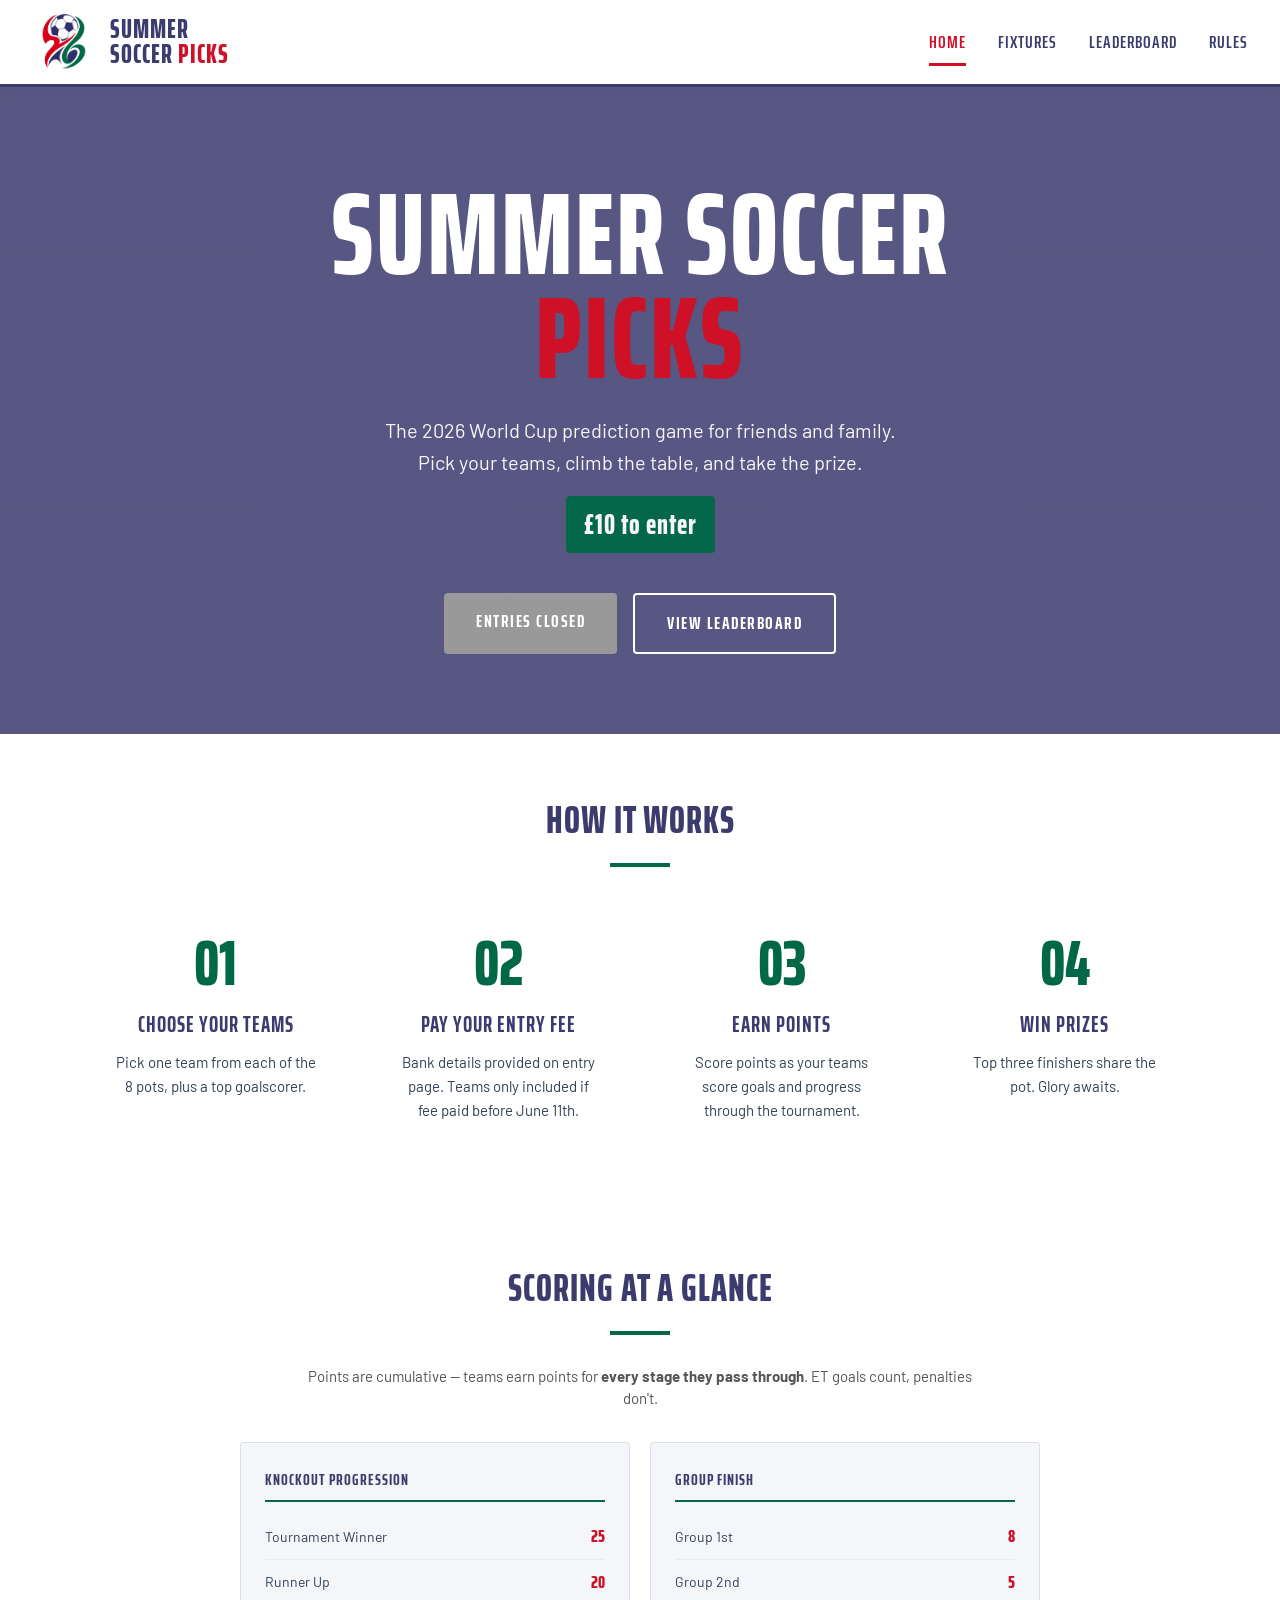
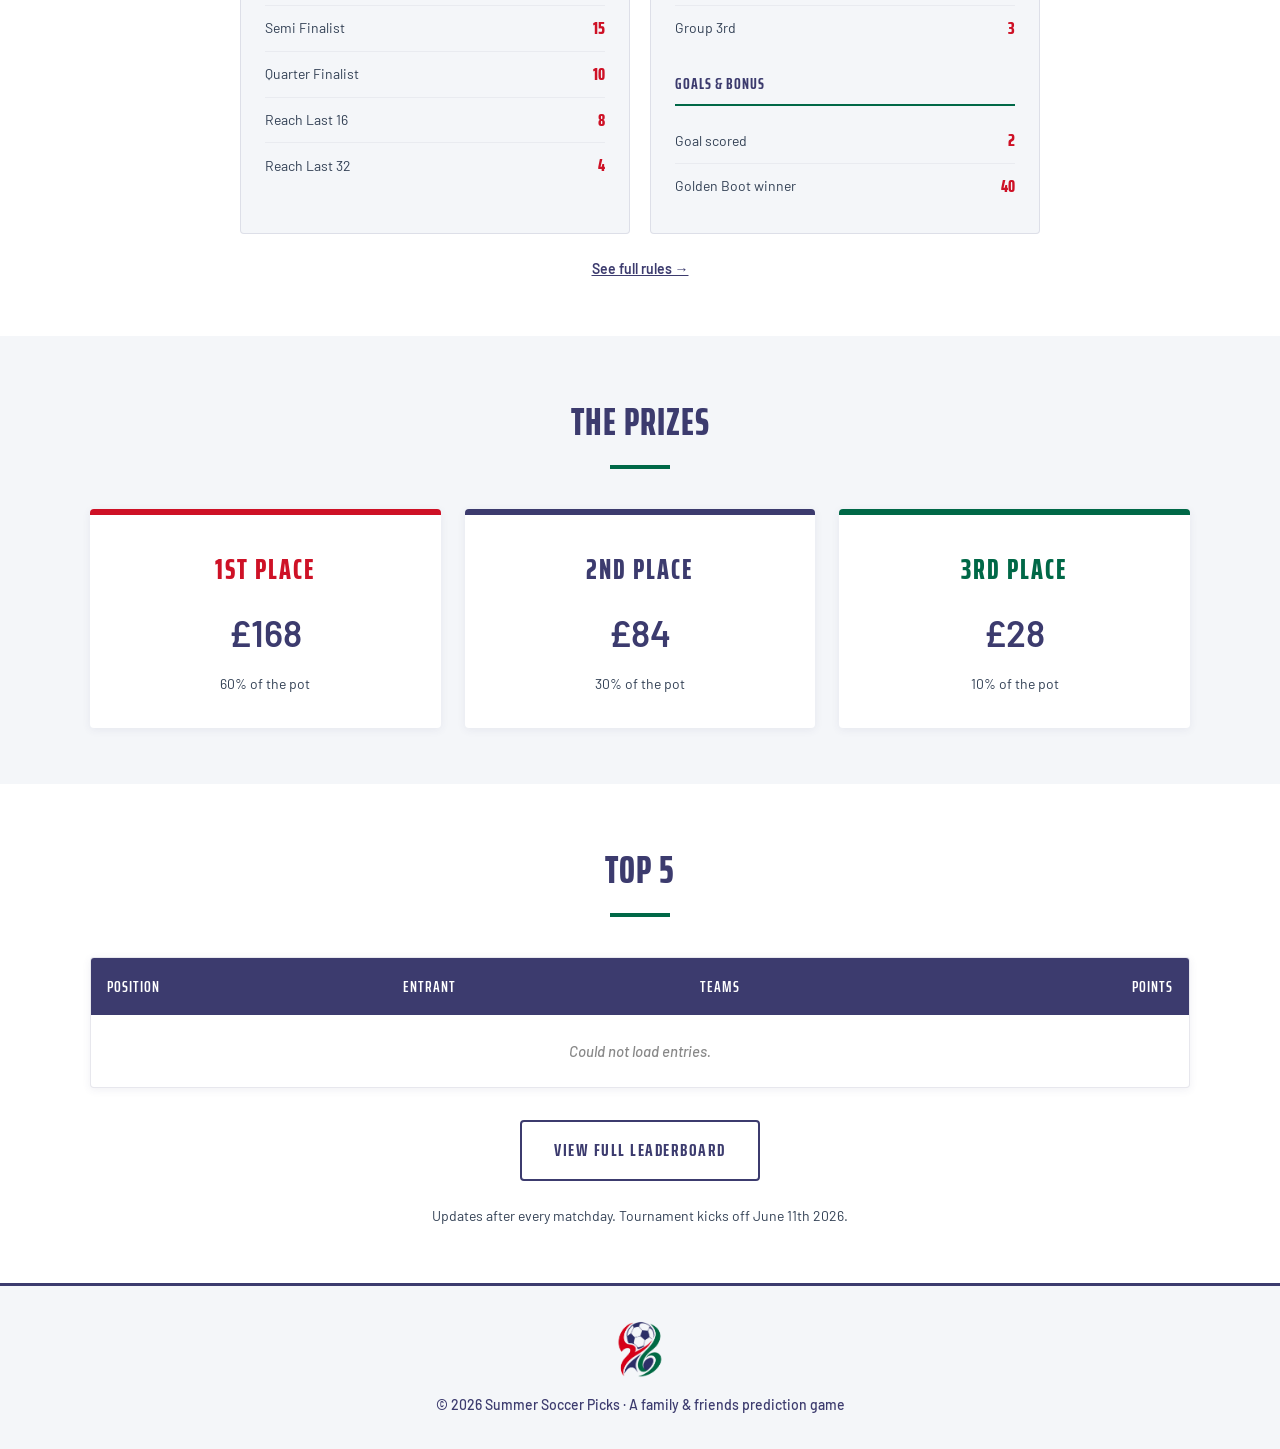
<file: index.html>
<!DOCTYPE html>
<html lang="en">
<head>
<meta charset="UTF-8">
<meta name="viewport" content="width=device-width, initial-scale=1.0">

<!-- Favicon -->
<link rel="icon" type="image/x-icon" href="favicon.ico">
<link rel="icon" type="image/png" sizes="32x32" href="favicon-32.png">
<link rel="apple-touch-icon" sizes="180x180" href="apple-touch-icon.png">
<link rel="icon" type="image/png" sizes="192x192" href="icon-192.png">

<!-- Open Graph / Social Sharing -->
<meta property="og:title" content="Summer Soccer Picks — World Cup 2026 Prediction Game">
<meta property="og:description" content="The 2026 World Cup prediction game for friends and family. £10 to enter. Pick your teams, climb the table, take the prize.">
<meta property="og:image" content="https://summer-soccer-picks.netlify.app/og-image.jpg">
<meta property="og:url" content="https://summer-soccer-picks.netlify.app/">
<meta property="og:type" content="website">
<meta name="twitter:card" content="summary_large_image">
<meta name="twitter:title" content="Summer Soccer Picks — World Cup 2026">
<meta name="twitter:description" content="Pick your teams, climb the table, take the prize. £10 to enter.">
<meta name="twitter:image" content="https://summer-soccer-picks.netlify.app/og-image.jpg">
<title>Summer Soccer Picks — World Cup 2026 Prediction Game</title>
<link rel="preconnect" href="https://fonts.googleapis.com">
<link rel="preconnect" href="https://fonts.gstatic.com" crossorigin>
<link href="https://fonts.googleapis.com/css2?family=Saira+Extra+Condensed:wght@600;700;800&family=Barlow:wght@400;500;600&display=swap" rel="stylesheet">
<link rel="stylesheet" href="styles.css">
<style>
  .hero {
    background: linear-gradient(rgba(60, 59, 110, 0.85), rgba(60, 59, 110, 0.85)),
                url('https://images.unsplash.com/photo-1522778119026-d647f0596c20?w=1600') center/cover;
    color: var(--white);
    padding: 96px 32px 80px;
    text-align: center;
  }
  .hero h1 {
    font-family: 'Saira Extra Condensed', sans-serif;
    font-weight: 800;
    font-size: clamp(56px, 9vw, 120px);
    line-height: 0.9;
    letter-spacing: 2px;
    text-transform: uppercase;
  }
  .hero h1 .picks { color: var(--red); display: block; }
  .hero-tagline { font-size: 20px; max-width: 600px; margin: 24px auto 40px; opacity: 0.95; }
  .hero-price {
    display: inline-block;
    margin-top: 18px;
    font-family: 'Saira Extra Condensed', sans-serif;
    font-weight: 800;
    font-size: 28px;
    color: var(--white);
    background: var(--green);
    padding: 6px 18px;
    border-radius: 4px;
    letter-spacing: 1px;
    opacity: 1;
  }
  .cta-row { display: flex; gap: 16px; justify-content: center; flex-wrap: wrap; }

  .steps { display: grid; grid-template-columns: repeat(auto-fit, minmax(220px, 1fr)); gap: 32px; }
  .step { text-align: center; padding: 24px; }
  .step-num {
    font-family: 'Saira Extra Condensed', sans-serif;
    font-weight: 800;
    font-size: 64px;
    color: var(--green);
    line-height: 1;
    margin-bottom: 12px;
  }
  .step h3 {
    font-family: 'Saira Extra Condensed', sans-serif;
    font-weight: 700;
    font-size: 22px;
    color: var(--blue);
    text-transform: uppercase;
    letter-spacing: 1px;
    margin-bottom: 8px;
  }
  .step p { font-size: 15px; }

  .prize-grid { display: grid; grid-template-columns: repeat(auto-fit, minmax(260px, 1fr)); gap: 24px; }
  .prize-card {
    background: var(--white);
    border-top: 6px solid var(--blue);
    padding: 32px 24px;
    text-align: center;
    border-radius: 4px;
    box-shadow: 0 2px 8px rgba(60, 59, 110, 0.08);
  }
  .prize-card.first { border-top-color: var(--red); }
  .prize-card.third { border-top-color: var(--green); }
  .prize-rank {
    font-family: 'Saira Extra Condensed', sans-serif;
    font-weight: 800;
    font-size: 28px;
    text-transform: uppercase;
    letter-spacing: 2px;
  }
  .prize-card.first .prize-rank { color: var(--red); }
  .prize-card.second .prize-rank { color: var(--blue); }
  .prize-card.third .prize-rank { color: var(--green); }
  .prize-amount { font-weight: 600; font-size: 36px; color: var(--blue); margin: 12px 0; }
  .prize-desc { font-size: 14px; }

  /* Scoring at a Glance */
  .section-intro {
    text-align: center;
    max-width: 700px;
    margin: -10px auto 32px;
    font-size: 15px;
    color: #555;
    line-height: 1.5;
  }
  .scoring-grid {
    display: grid;
    grid-template-columns: 1fr 1fr;
    gap: 20px;
    max-width: 800px;
    margin: 0 auto;
  }
  .scoring-card {
    background: var(--canvas);
    border-radius: 4px;
    padding: 24px;
    border: 1px solid var(--border);
  }
  .scoring-title {
    font-family: 'Saira Extra Condensed', sans-serif;
    font-weight: 700;
    font-size: 16px;
    color: var(--blue);
    text-transform: uppercase;
    letter-spacing: 1px;
    padding-bottom: 8px;
    border-bottom: 2px solid var(--green);
    margin-bottom: 12px;
  }
  .scoring-list {
    list-style: none;
    padding: 0;
    margin: 0;
  }
  .scoring-list li {
    display: flex;
    justify-content: space-between;
    align-items: center;
    padding: 8px 0;
    border-bottom: 1px solid rgba(60, 59, 110, 0.06);
    font-size: 14px;
  }
  .scoring-list li:last-child { border-bottom: none; }
  .scoring-pts {
    font-family: 'Saira Extra Condensed', sans-serif;
    font-weight: 800;
    font-size: 18px;
    color: var(--red);
    min-width: 32px;
    text-align: right;
  }
  @media (max-width: 600px) {
    .scoring-grid { grid-template-columns: 1fr; }
  }

  .top5-table {
    background: var(--white);
    border-radius: 4px;
    overflow: hidden;
    box-shadow: 0 2px 8px rgba(60, 59, 110, 0.08);
    border: 1px solid var(--border);
  }
  .top5-table table { width: 100%; border-collapse: collapse; }
  .top5-table th {
    background: var(--blue);
    color: var(--white);
    font-family: 'Saira Extra Condensed', sans-serif;
    font-weight: 600;
    font-size: 16px;
    text-transform: uppercase;
    letter-spacing: 1px;
    padding: 16px;
    text-align: left;
  }
  .top5-table td { padding: 14px 16px; border-bottom: 1px solid #E5E7EB; font-size: 15px; font-weight: 500; }
  .top5-table tbody tr:last-child td { border-bottom: none; }
  .top5-table tbody tr.rank-1 { background: rgba(206, 17, 38, 0.06); }
  .rank-cell { font-family: 'Saira Extra Condensed', sans-serif; font-weight: 800; font-size: 22px; color: var(--blue); width: 60px; }
  .rank-1 .rank-cell { color: var(--red); }
  .rank-2 .rank-cell { color: var(--blue); }
  .rank-3 .rank-cell { color: var(--green); }
  .points-cell { font-weight: 600; color: var(--blue); text-align: right; font-size: 18px; }
  .view-all-btn { display: block; text-align: center; margin: 32px auto 0; width: fit-content; }
</style>
</head>
<body>

<nav>
  <a href="index.html" class="nav-brand">
    <img src="logo.png" alt="Summer Soccer Picks logo">
    <span class="nav-brand-text">Summer<br>Soccer <span class="picks-text">Picks</span></span>
  </a>
  <ul class="nav-links">
    <li><a href="index.html" class="active">Home</a></li>
    <li><a href="fixtures.html">Fixtures</a></li>
    <li><a href="leaderboard.html">Leaderboard</a></li>
    <li><a href="rules.html">Rules</a></li>
  </ul>
</nav>

<section class="hero">
  <h1>Summer Soccer<span class="picks">Picks</span></h1>
  <p class="hero-tagline">The 2026 World Cup prediction game for friends and family.<br>Pick your teams, climb the table, and take the prize.<br><span class="hero-price">£10 to enter</span></p>
  <div class="cta-row">
    <span class="btn btn-primary" style="background:#999; cursor:not-allowed; box-shadow:none;">Entries Closed</span>
    <a href="leaderboard.html" class="btn btn-secondary">View Leaderboard</a>
  </div>
</section>

<section class="section section-white with-watermark">
  <div class="container">
    <h2 class="section-title">How It Works</h2>
    <div class="steps">
      <div class="step">
        <div class="step-num">01</div>
        <h3>Choose Your Teams</h3>
        <p>Pick one team from each of the 8 pots, plus a top goalscorer.</p>
      </div>
      <div class="step">
        <div class="step-num">02</div>
        <h3>Pay Your Entry Fee</h3>
        <p>Bank details provided on entry page. Teams only included if fee paid before June 11th.</p>
      </div>
      <div class="step">
        <div class="step-num">03</div>
        <h3>Earn Points</h3>
        <p>Score points as your teams score goals and progress through the tournament.</p>
      </div>
      <div class="step">
        <div class="step-num">04</div>
        <h3>Win Prizes</h3>
        <p>Top three finishers share the pot. Glory awaits.</p>
      </div>
    </div>
  </div>
</section>

<section class="section section-white">
  <div class="container">
    <h2 class="section-title">Scoring at a Glance</h2>
    <p class="section-intro">Points are cumulative — teams earn points for <strong>every stage they pass through</strong>. ET goals count, penalties don't.</p>
    <div class="scoring-grid">
      <div class="scoring-card">
        <div class="scoring-title">Knockout Progression</div>
        <ul class="scoring-list">
          <li><span>Tournament Winner</span><span class="scoring-pts">25</span></li>
          <li><span>Runner Up</span><span class="scoring-pts">20</span></li>
          <li><span>Semi Finalist</span><span class="scoring-pts">15</span></li>
          <li><span>Quarter Finalist</span><span class="scoring-pts">10</span></li>
          <li><span>Reach Last 16</span><span class="scoring-pts">8</span></li>
          <li><span>Reach Last 32</span><span class="scoring-pts">4</span></li>
        </ul>
      </div>
      <div class="scoring-card">
        <div class="scoring-title">Group Finish</div>
        <ul class="scoring-list">
          <li><span>Group 1st</span><span class="scoring-pts">8</span></li>
          <li><span>Group 2nd</span><span class="scoring-pts">5</span></li>
          <li><span>Group 3rd</span><span class="scoring-pts">3</span></li>
        </ul>
        <div class="scoring-title" style="margin-top:20px;">Goals &amp; Bonus</div>
        <ul class="scoring-list">
          <li><span>Goal scored</span><span class="scoring-pts">2</span></li>
          <li><span>Golden Boot winner</span><span class="scoring-pts">40</span></li>
        </ul>
      </div>
    </div>
    <p style="text-align:center; margin-top:24px; font-size:14px;"><a href="rules.html" style="color: var(--blue); font-weight:600;">See full rules &rarr;</a></p>
  </div>
</section>

<section class="section section-canvas">
  <div class="container">
    <h2 class="section-title">The Prizes</h2>
    <div class="prize-grid">
      <div class="prize-card first">
        <div class="prize-rank">1st Place</div>
        <div class="prize-amount">£168</div>
        <p class="prize-desc">60% of the pot</p>
      </div>
      <div class="prize-card second">
        <div class="prize-rank">2nd Place</div>
        <div class="prize-amount">£84</div>
        <p class="prize-desc">30% of the pot</p>
      </div>
      <div class="prize-card third">
        <div class="prize-rank">3rd Place</div>
        <div class="prize-amount">£28</div>
        <p class="prize-desc">10% of the pot</p>
      </div>
    </div>
  </div>
</section>

<section class="section section-white with-watermark">
  <div class="container">
    <h2 class="section-title">Top 5</h2>
    <div class="top5-table">
      <table>
        <thead>
          <tr>
            <th>Position</th>
            <th>Entrant</th>
            <th>Teams</th>
            <th style="text-align:right;">Points</th>
          </tr>
        </thead>
        <tbody>
          <tr class="rank-1"><td class="rank-cell">1</td><td>Sarah J.</td><td>Brazil, Germany, Croatia, Japan, Senegal, Ghana, South Korea, Tunisia · Mbappé</td><td class="points-cell">—</td></tr>
          <tr class="rank-2"><td class="rank-cell">2</td><td>Mike P.</td><td>France, Portugal, USA, Norway, Türkiye, Canada, Cabo Verde, Bosnia &amp; Herzegovina · Haaland</td><td class="points-cell">—</td></tr>
          <tr class="rank-3"><td class="rank-cell">3</td><td>Dave C.</td><td>Spain, Argentina, Switzerland, Mexico, Sweden, Egypt, South Africa, Qatar · Messi</td><td class="points-cell">—</td></tr>
          <tr><td class="rank-cell">4</td><td>Lisa T.</td><td>England, Netherlands, Belgium, Uruguay, Austria, Czechia, Jordan, Iraq · Kane</td><td class="points-cell">—</td></tr>
          <tr><td class="rank-cell">5</td><td>Tom B.</td><td>Brazil, Germany, Morocco, Ecuador, Scotland, Algeria, Saudi Arabia, Australia · Yamal</td><td class="points-cell">—</td></tr>
        </tbody>
      </table>
    </div>
    <a href="leaderboard.html" class="btn btn-outline view-all-btn">View Full Leaderboard</a>
    <p style="text-align:center; margin-top:24px; font-size:14px;">Updates after every matchday. Tournament kicks off June 11th 2026.</p>
  </div>
</section>

<footer>
  <div class="footer-content">
    <img src="logo.png" alt="Summer Soccer Picks" class="footer-logo">
    <p>&copy; 2026 Summer Soccer Picks · A family &amp; friends prediction game</p>
  </div>
</footer>

<script>
  const API_URL = 'https://script.google.com/macros/s/AKfycbx59PvDrZEat3nd-LGz3Oq8wRsLDxdtkxiecmA4s1HIXexAfXqKK4iffjiV_LwNdW_TRQ/exec';

  async function loadTop5() {
    const tbody = document.querySelector('.top5-table table tbody');
    // Show loading state immediately
    tbody.innerHTML = '<tr><td colspan="4" style="text-align:center; padding:24px; color:#888; font-style:italic;">Loading...</td></tr>';
    try {
      const res = await fetch(API_URL + '?action=leaderboard');
      const data = await res.json();
      if (!data.ok) throw new Error(data.error);
      renderTop5(data.leaderboard.slice(0, 5));
    } catch (err) {
      console.error('Failed to load top 5:', err);
      tbody.innerHTML = '<tr><td colspan="4" style="text-align:center; padding:24px; color:#888; font-style:italic;">Could not load entries.</td></tr>';
    }
  }

  function renderTop5(entries) {
    const tbody = document.querySelector('.top5-table table tbody');
    if (!entries || entries.length === 0) {
      tbody.innerHTML = '<tr><td colspan="4" style="text-align:center; padding:24px; color:#888; font-style:italic;">No entries yet — be the first!</td></tr>';
      return;
    }
    tbody.innerHTML = entries.map((e, i) => {
      const rank = i + 1;
      const rankClass = rank <= 3 ? `rank-${rank}` : '';
      const teamsAndGB = `${escapeHtml(e.teams)} · ${escapeHtml(e.goldenBoot)}`;
      return `<tr class="${rankClass}"><td class="rank-cell">${rank}</td><td>${escapeHtml(e.entrant)}</td><td>${teamsAndGB}</td><td class="points-cell">${e.points || 0}</td></tr>`;
    }).join('');
  }

  function escapeHtml(s) {
    if (s == null) return '';
    return String(s).replace(/&/g, '&amp;').replace(/</g, '&lt;').replace(/>/g, '&gt;').replace(/"/g, '&quot;');
  }

  loadTop5();
</script>

</body>
</html>
</file>
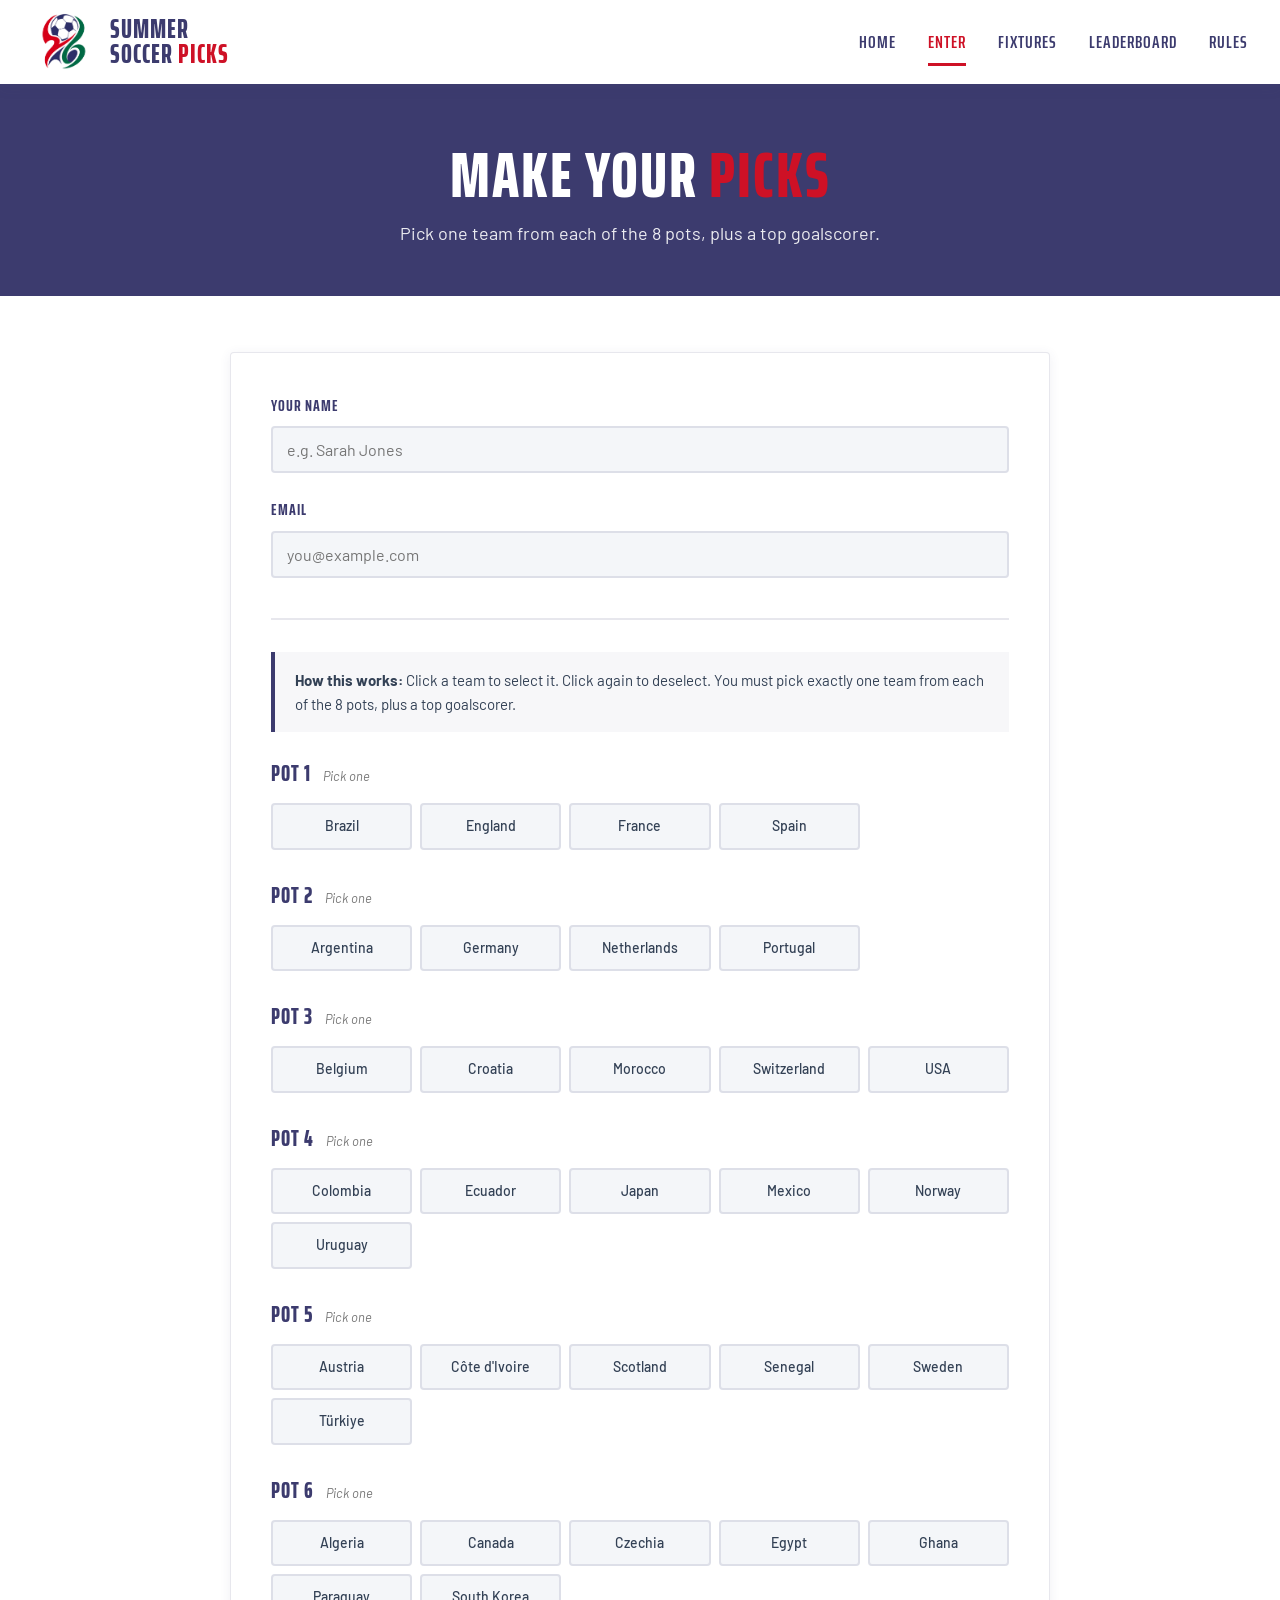
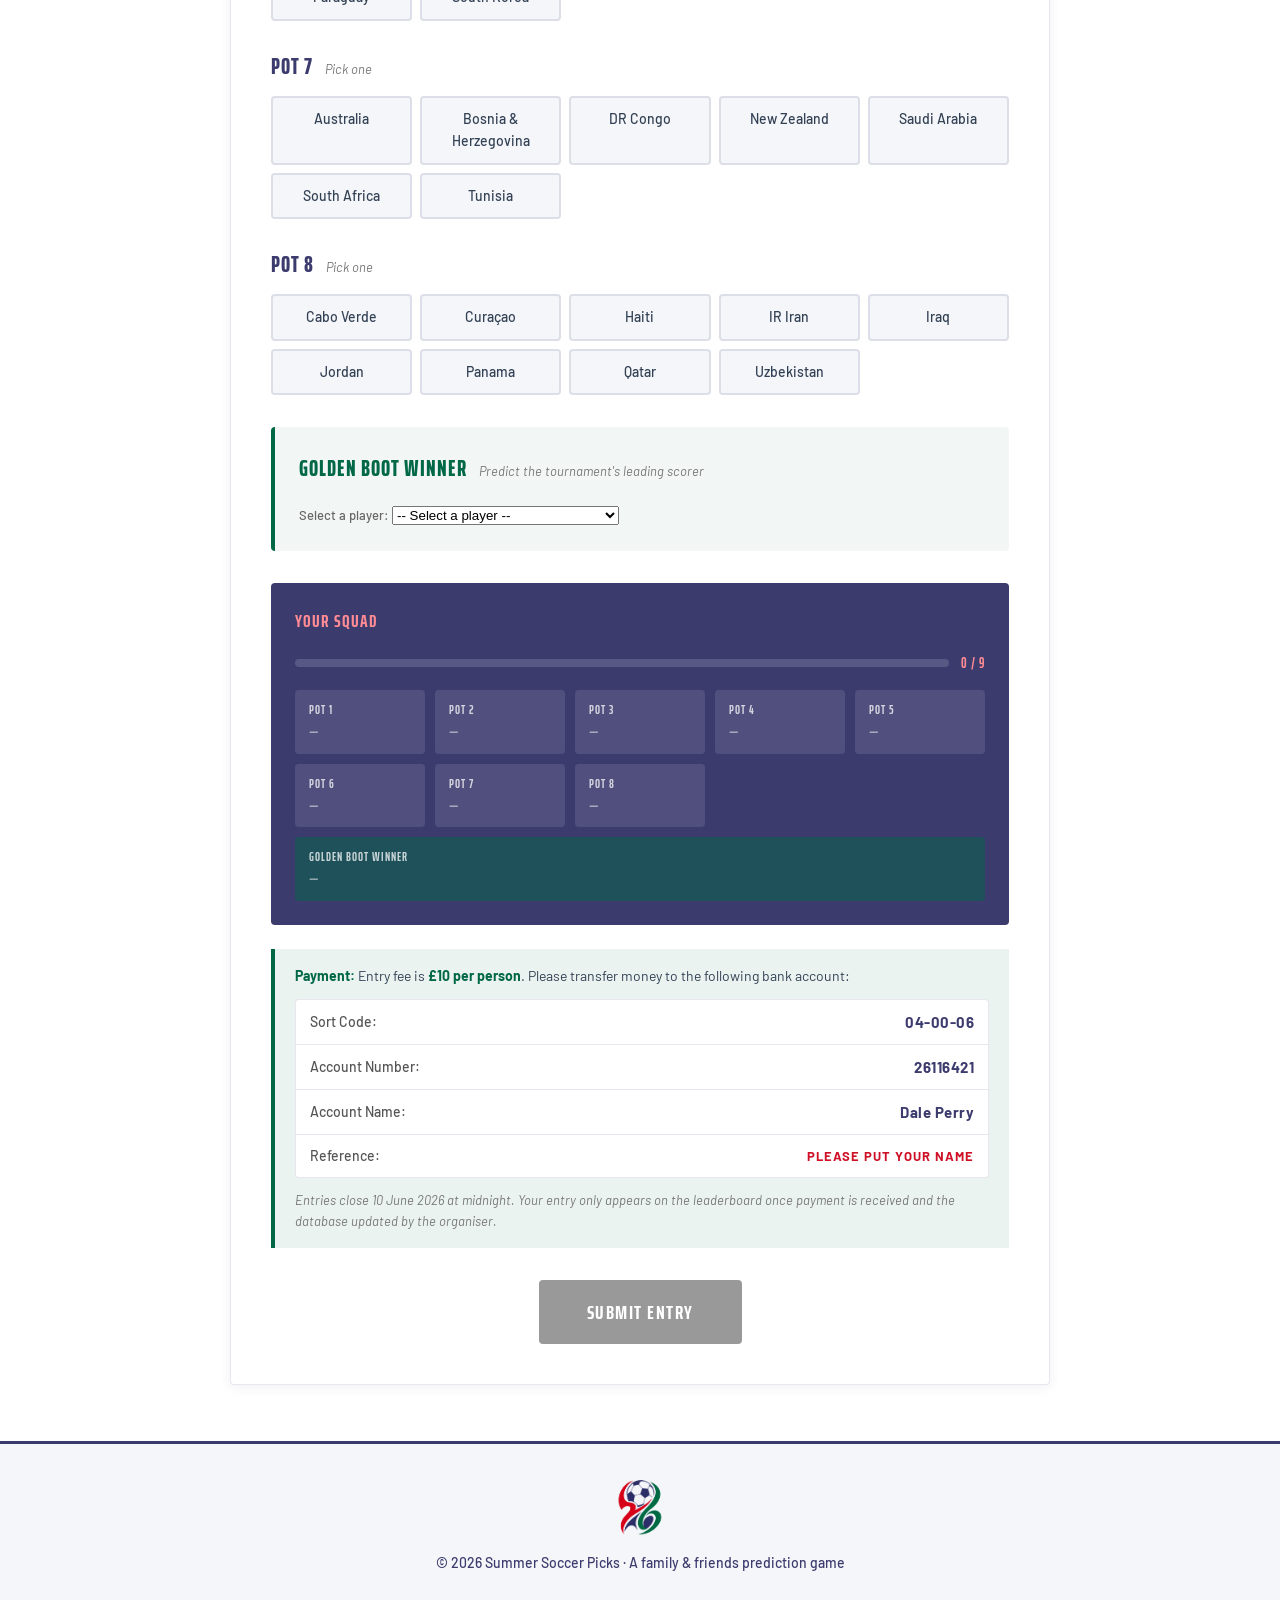
<file: enter.html>
<!DOCTYPE html>
<html lang="en">
<head>
<meta charset="UTF-8">
<meta name="viewport" content="width=device-width, initial-scale=1.0">

<!-- Favicon -->
<link rel="icon" type="image/x-icon" href="favicon.ico">
<link rel="icon" type="image/png" sizes="32x32" href="favicon-32.png">
<link rel="apple-touch-icon" sizes="180x180" href="apple-touch-icon.png">
<link rel="icon" type="image/png" sizes="192x192" href="icon-192.png">

<!-- Open Graph / Social Sharing -->
<meta property="og:title" content="Summer Soccer Picks — World Cup 2026 Prediction Game">
<meta property="og:description" content="The 2026 World Cup prediction game for friends and family. £10 to enter. Pick your teams, climb the table, take the prize.">
<meta property="og:image" content="https://summer-soccer-picks.netlify.app/og-image.jpg">
<meta property="og:url" content="https://summer-soccer-picks.netlify.app/">
<meta property="og:type" content="website">
<meta name="twitter:card" content="summary_large_image">
<meta name="twitter:title" content="Summer Soccer Picks — World Cup 2026">
<meta name="twitter:description" content="Pick your teams, climb the table, take the prize. £10 to enter.">
<meta name="twitter:image" content="https://summer-soccer-picks.netlify.app/og-image.jpg">
<title>Enter — Summer Soccer Picks</title>
<link rel="preconnect" href="https://fonts.googleapis.com">
<link rel="preconnect" href="https://fonts.gstatic.com" crossorigin>
<link href="https://fonts.googleapis.com/css2?family=Saira+Extra+Condensed:wght@600;700;800&family=Barlow:wght@400;500;600&display=swap" rel="stylesheet">
<link rel="stylesheet" href="styles.css">
<style>
  .entry-form {
    background: var(--white);
    max-width: 820px;
    margin: 0 auto;
    padding: 40px;
    border-radius: 4px;
    box-shadow: 0 2px 12px rgba(60, 59, 110, 0.08);
    border: 1px solid var(--border);
    position: relative;
    z-index: 1;
  }

  .form-group { margin-bottom: 24px; }

  .form-group label {
    display: block;
    font-family: 'Saira Extra Condensed', sans-serif;
    font-weight: 700;
    font-size: 16px;
    text-transform: uppercase;
    letter-spacing: 1px;
    color: var(--blue);
    margin-bottom: 8px;
  }

  .form-group input[type="text"],
  .form-group input[type="email"],
  .form-group select {
    width: 100%;
    padding: 12px 14px;
    font-family: 'Barlow', sans-serif;
    font-size: 16px;
    border: 2px solid var(--border);
    border-radius: 4px;
    background: var(--canvas);
    color: var(--data-grey);
    transition: border-color 0.2s, background 0.2s;
  }

  .form-group input:focus, .form-group select:focus {
    outline: none;
    border-color: var(--red);
    background: var(--white);
  }

  .pot-section {
    margin-top: 40px;
    padding-top: 32px;
    border-top: 2px solid var(--border);
  }

  .pot-intro {
    background: rgba(60, 59, 110, 0.04);
    border-left: 4px solid var(--blue);
    padding: 16px 20px;
    margin-bottom: 24px;
    font-size: 15px;
  }

  .pot { margin-bottom: 28px; }

  .pot-label {
    display: flex;
    align-items: baseline;
    gap: 12px;
    margin-bottom: 12px;
  }

  .pot-name {
    font-family: 'Saira Extra Condensed', sans-serif;
    font-weight: 800;
    font-size: 22px;
    color: var(--blue);
    text-transform: uppercase;
    letter-spacing: 1px;
  }

  .pot-hint { font-size: 13px; color: #777; font-style: italic; }

  .team-grid {
    display: grid;
    grid-template-columns: repeat(auto-fill, minmax(130px, 1fr));
    gap: 8px;
  }

  .team-option {
    background: var(--canvas);
    border: 2px solid var(--border);
    border-radius: 4px;
    padding: 10px 12px;
    text-align: center;
    cursor: pointer;
    font-family: 'Barlow', sans-serif;
    font-weight: 500;
    font-size: 14px;
    color: var(--data-grey);
    transition: all 0.15s;
    user-select: none;
  }

  .team-option:hover { border-color: var(--red); background: var(--white); }

  .team-option.selected {
    background: var(--red);
    color: var(--white);
    border-color: var(--red);
    font-weight: 600;
  }

  .goalscorer-section {
    margin-top: 32px;
    padding: 24px;
    background: rgba(0, 104, 71, 0.05);
    border-left: 4px solid var(--green);
    border-radius: 4px;
  }

  .goalscorer-section .pot-name { color: var(--green); }
  .goalscorer-section select { margin-top: 8px; }

  .your-picks {
    background: var(--blue);
    color: var(--white);
    padding: 24px;
    border-radius: 4px;
    margin-top: 32px;
  }

  .your-picks-title {
    font-family: 'Saira Extra Condensed', sans-serif;
    font-weight: 700;
    font-size: 18px;
    text-transform: uppercase;
    letter-spacing: 1px;
    margin-bottom: 16px;
    color: #FF8C95;
  }

  .picks-list {
    display: grid;
    grid-template-columns: repeat(auto-fit, minmax(130px, 1fr));
    gap: 10px;
  }

  .pick-slot {
    background: rgba(255,255,255,0.1);
    padding: 10px 14px;
    border-radius: 4px;
    font-size: 14px;
  }

  .pick-slot.goalscorer-slot {
    background: rgba(0, 104, 71, 0.5);
    grid-column: 1 / -1;
  }

  .pick-slot .pot-num {
    font-family: 'Saira Extra Condensed', sans-serif;
    font-weight: 700;
    font-size: 12px;
    text-transform: uppercase;
    letter-spacing: 1px;
    opacity: 0.75;
    display: block;
  }

  .pick-slot .team-name { font-weight: 600; font-size: 16px; margin-top: 2px; }
  .pick-slot .empty { font-style: italic; opacity: 0.5; font-size: 14px; margin-top: 2px; }

  .progress-bar {
    display: flex;
    align-items: center;
    gap: 12px;
    margin-bottom: 16px;
  }

  .progress-bar .progress-track {
    flex: 1;
    height: 8px;
    background: rgba(255,255,255,0.15);
    border-radius: 4px;
    overflow: hidden;
  }

  .progress-bar .progress-fill {
    height: 100%;
    background: var(--red);
    transition: width 0.2s;
    width: 0%;
  }

  .progress-text {
    font-family: 'Saira Extra Condensed', sans-serif;
    font-weight: 700;
    font-size: 14px;
    text-transform: uppercase;
    letter-spacing: 1px;
    color: #FF8C95;
    white-space: nowrap;
  }

  .submit-row { margin-top: 32px; text-align: center; }
  .submit-row .btn { padding: 16px 48px; font-size: 20px; }

  .payment-note {
    background: rgba(0, 104, 71, 0.08);
    border-left: 4px solid var(--green);
    padding: 16px 20px;
    margin-top: 24px;
    font-size: 14px;
  }

  .payment-note strong { color: var(--green); }

  .bank-details {
    list-style: none;
    padding: 0;
    margin: 8px 0 0;
    background: var(--white);
    border-radius: 4px;
    border: 1px solid var(--border);
    overflow: hidden;
  }
  .bank-details li {
    display: flex;
    justify-content: space-between;
    align-items: center;
    padding: 10px 14px;
    font-size: 14px;
  }
  .bank-details li + li { border-top: 1px solid var(--border); }
  .bank-label {
    font-weight: 500;
    color: #555;
  }
  .bank-value {
    font-family: 'Barlow', sans-serif;
    font-weight: 700;
    color: var(--blue);
    font-size: 15px;
    letter-spacing: 0.5px;
  }
  .bank-ref {
    color: var(--red);
    font-size: 13px;
    letter-spacing: 1px;
  }

  @media (max-width: 600px) {
    .entry-form { padding: 24px 20px; }
    .team-grid { grid-template-columns: repeat(2, 1fr); }
  }
</style>
</head>
<body>

<nav>
  <a href="index.html" class="nav-brand">
    <img src="logo.png" alt="Summer Soccer Picks logo">
    <span class="nav-brand-text">Summer<br>Soccer <span class="picks-text">Picks</span></span>
  </a>
  <ul class="nav-links">
    <li><a href="index.html">Home</a></li>
    <li><a href="enter.html" class="active">Enter</a></li>
    <li><a href="fixtures.html">Fixtures</a></li>
    <li><a href="leaderboard.html">Leaderboard</a></li>
    <li><a href="rules.html">Rules</a></li>
  </ul>
</nav>

<header class="page-header">
  <h1>Make Your <span class="accent">Picks</span></h1>
  <p>Pick one team from each of the 8 pots, plus a top goalscorer.</p>
</header>

<section class="section section-white with-watermark">
  <div class="entry-form">

    <div class="form-group">
      <label for="name">Your Name</label>
      <input type="text" id="name" placeholder="e.g. Sarah Jones">
    </div>

    <div class="form-group">
      <label for="email">Email</label>
      <input type="email" id="email" placeholder="you@example.com">
    </div>

    <div class="pot-section">
      <div class="pot-intro">
        <strong>How this works:</strong> Click a team to select it. Click again to deselect. You must pick exactly one team from each of the 8 pots, plus a top goalscorer.
      </div>

      <div class="pot" data-pot="1">
        <div class="pot-label"><span class="pot-name">Pot 1</span><span class="pot-hint">Pick one</span></div>
        <div class="team-grid">
          <div class="team-option">Brazil</div><div class="team-option">England</div><div class="team-option">France</div><div class="team-option">Spain</div>
        </div>
      </div>

      <div class="pot" data-pot="2">
        <div class="pot-label"><span class="pot-name">Pot 2</span><span class="pot-hint">Pick one</span></div>
        <div class="team-grid">
          <div class="team-option">Argentina</div><div class="team-option">Germany</div><div class="team-option">Netherlands</div><div class="team-option">Portugal</div>
        </div>
      </div>

      <div class="pot" data-pot="3">
        <div class="pot-label"><span class="pot-name">Pot 3</span><span class="pot-hint">Pick one</span></div>
        <div class="team-grid">
          <div class="team-option">Belgium</div><div class="team-option">Croatia</div><div class="team-option">Morocco</div><div class="team-option">Switzerland</div><div class="team-option">USA</div>
        </div>
      </div>

      <div class="pot" data-pot="4">
        <div class="pot-label"><span class="pot-name">Pot 4</span><span class="pot-hint">Pick one</span></div>
        <div class="team-grid">
          <div class="team-option">Colombia</div><div class="team-option">Ecuador</div><div class="team-option">Japan</div><div class="team-option">Mexico</div><div class="team-option">Norway</div><div class="team-option">Uruguay</div>
        </div>
      </div>

      <div class="pot" data-pot="5">
        <div class="pot-label"><span class="pot-name">Pot 5</span><span class="pot-hint">Pick one</span></div>
        <div class="team-grid">
          <div class="team-option">Austria</div><div class="team-option">Côte d'Ivoire</div><div class="team-option">Scotland</div><div class="team-option">Senegal</div><div class="team-option">Sweden</div><div class="team-option">Türkiye</div>
        </div>
      </div>

      <div class="pot" data-pot="6">
        <div class="pot-label"><span class="pot-name">Pot 6</span><span class="pot-hint">Pick one</span></div>
        <div class="team-grid">
          <div class="team-option">Algeria</div><div class="team-option">Canada</div><div class="team-option">Czechia</div><div class="team-option">Egypt</div><div class="team-option">Ghana</div><div class="team-option">Paraguay</div><div class="team-option">South Korea</div>
        </div>
      </div>

      <div class="pot" data-pot="7">
        <div class="pot-label"><span class="pot-name">Pot 7</span><span class="pot-hint">Pick one</span></div>
        <div class="team-grid">
          <div class="team-option">Australia</div><div class="team-option">Bosnia &amp; Herzegovina</div><div class="team-option">DR Congo</div><div class="team-option">New Zealand</div><div class="team-option">Saudi Arabia</div><div class="team-option">South Africa</div><div class="team-option">Tunisia</div>
        </div>
      </div>

      <div class="pot" data-pot="8">
        <div class="pot-label"><span class="pot-name">Pot 8</span><span class="pot-hint">Pick one</span></div>
        <div class="team-grid">
          <div class="team-option">Cabo Verde</div><div class="team-option">Curaçao</div><div class="team-option">Haiti</div><div class="team-option">IR Iran</div><div class="team-option">Iraq</div><div class="team-option">Jordan</div><div class="team-option">Panama</div><div class="team-option">Qatar</div><div class="team-option">Uzbekistan</div>
        </div>
      </div>

      <div class="goalscorer-section">
        <div class="pot-label">
          <span class="pot-name">Golden Boot Winner</span>
          <span class="pot-hint">Predict the tournament's leading scorer</span>
        </div>
        <label for="goalscorer" style="font-size:13px; text-transform:none; letter-spacing:0; font-weight:500; color:#666; margin-bottom:4px;">Select a player:</label>
        <select id="goalscorer">
          <option value="" disabled selected>-- Select a player --</option>
          <optgroup label="Argentina">
            <option value="Lionel Messi (Argentina)">Lionel Messi (Argentina)</option>
            <option value="Lautaro Martinez (Argentina)">Lautaro Martinez (Argentina)</option>
            <option value="Julian Alvarez (Argentina)">Julian Alvarez (Argentina)</option>
            <option value="Alexis Mac Allister (Argentina)">Alexis Mac Allister (Argentina)</option>
            <option value="Nicolas Gonzalez (Argentina)">Nicolas Gonzalez (Argentina)</option>
            <option value="Thiago Almada (Argentina)">Thiago Almada (Argentina)</option>
            <option value="Enzo Fernandez (Argentina)">Enzo Fernandez (Argentina)</option>
          </optgroup>
          <optgroup label="Belgium">
            <option value="Romelu Lukaku (Belgium)">Romelu Lukaku (Belgium)</option>
            <option value="Kevin De Bruyne (Belgium)">Kevin De Bruyne (Belgium)</option>
            <option value="Jeremy Doku (Belgium)">Jeremy Doku (Belgium)</option>
            <option value="Leandro Trossard (Belgium)">Leandro Trossard (Belgium)</option>
            <option value="Dodi Lukebakio (Belgium)">Dodi Lukebakio (Belgium)</option>
          </optgroup>
          <optgroup label="Brazil">
            <option value="Vinicius Jr (Brazil)">Vinicius Jr (Brazil)</option>
            <option value="Raphinha (Brazil)">Raphinha (Brazil)</option>
            <option value="Neymar (Brazil)">Neymar (Brazil)</option>
            <option value="Gabriel Martinelli (Brazil)">Gabriel Martinelli (Brazil)</option>
            <option value="Matheus Cunha (Brazil)">Matheus Cunha (Brazil)</option>
            <option value="Endrick (Brazil)">Endrick (Brazil)</option>
            <option value="Luiz Henrique (Brazil)">Luiz Henrique (Brazil)</option>
            <option value="Igor Thiago (Brazil)">Igor Thiago (Brazil)</option>
          </optgroup>
          <optgroup label="Colombia">
            <option value="Luis Diaz (Colombia)">Luis Diaz (Colombia)</option>
            <option value="Luis Suarez (Colombia)">Luis Suarez (Colombia)</option>
            <option value="Cucho Hernandez (Colombia)">Cucho Hernandez (Colombia)</option>
            <option value="James Rodriguez (Colombia)">James Rodriguez (Colombia)</option>
          </optgroup>
          <optgroup label="Croatia">
            <option value="Andrej Kramaric (Croatia)">Andrej Kramaric (Croatia)</option>
            <option value="Luka Modric (Croatia)">Luka Modric (Croatia)</option>
            <option value="Petar Musa (Croatia)">Petar Musa (Croatia)</option>
            <option value="Ante Budimir (Croatia)">Ante Budimir (Croatia)</option>
          </optgroup>
          <optgroup label="Ecuador">
            <option value="Moises Caicedo (Ecuador)">Moises Caicedo (Ecuador)</option>
            <option value="Enner Valencia (Ecuador)">Enner Valencia (Ecuador)</option>
          </optgroup>
          <optgroup label="Egypt">
            <option value="Mohamed Salah (Egypt)">Mohamed Salah (Egypt)</option>
            <option value="Omar Marmoush (Egypt)">Omar Marmoush (Egypt)</option>
            <option value="Trezeguet (Egypt)">Trezeguet (Egypt)</option>
          </optgroup>
          <optgroup label="England">
            <option value="Harry Kane (England)">Harry Kane (England)</option>
            <option value="Bukayo Saka (England)">Bukayo Saka (England)</option>
            <option value="Jude Bellingham (England)">Jude Bellingham (England)</option>
            <option value="Ollie Watkins (England)">Ollie Watkins (England)</option>
            <option value="Marcus Rashford (England)">Marcus Rashford (England)</option>
            <option value="Eberechi Eze (England)">Eberechi Eze (England)</option>
            <option value="Anthony Gordon (England)">Anthony Gordon (England)</option>
          </optgroup>
          <optgroup label="France">
            <option value="Kylian Mbappe (France)">Kylian Mbappe (France)</option>
            <option value="Ousmane Dembele (France)">Ousmane Dembele (France)</option>
            <option value="Michael Olise (France)">Michael Olise (France)</option>
            <option value="Marcus Thuram (France)">Marcus Thuram (France)</option>
            <option value="Bradley Barcola (France)">Bradley Barcola (France)</option>
            <option value="Rayan Cherki (France)">Rayan Cherki (France)</option>
            <option value="Desire Doue (France)">Desire Doue (France)</option>
          </optgroup>
          <optgroup label="Germany">
            <option value="Kai Havertz (Germany)">Kai Havertz (Germany)</option>
            <option value="Jamal Musiala (Germany)">Jamal Musiala (Germany)</option>
            <option value="Florian Wirtz (Germany)">Florian Wirtz (Germany)</option>
            <option value="Leroy Sane (Germany)">Leroy Sane (Germany)</option>
            <option value="Nick Woltemade (Germany)">Nick Woltemade (Germany)</option>
            <option value="Maximilian Beier (Germany)">Maximilian Beier (Germany)</option>
            <option value="Lennart Karl (Germany)">Lennart Karl (Germany)</option>
          </optgroup>
          <optgroup label="Ivory Coast">
            <option value="Simon Adingra (Ivory Coast)">Simon Adingra (Ivory Coast)</option>
            <option value="Amad Diallo (Ivory Coast)">Amad Diallo (Ivory Coast)</option>
            <option value="Evann Guessand (Ivory Coast)">Evann Guessand (Ivory Coast)</option>
          </optgroup>
          <optgroup label="Japan">
            <option value="Takefusa Kubo (Japan)">Takefusa Kubo (Japan)</option>
            <option value="Ritsu Doan (Japan)">Ritsu Doan (Japan)</option>
            <option value="Ayase Ueda (Japan)">Ayase Ueda (Japan)</option>
          </optgroup>
          <optgroup label="Mexico">
            <option value="Santiago Gimenez (Mexico)">Santiago Gimenez (Mexico)</option>
            <option value="Raul Jimenez (Mexico)">Raul Jimenez (Mexico)</option>
            <option value="Alexis Vega (Mexico)">Alexis Vega (Mexico)</option>
          </optgroup>
          <optgroup label="Morocco">
            <option value="Brahim Diaz (Morocco)">Brahim Diaz (Morocco)</option>
            <option value="Ayoub El Kaabi (Morocco)">Ayoub El Kaabi (Morocco)</option>
            <option value="Abde Ezzalzouli (Morocco)">Abde Ezzalzouli (Morocco)</option>
            <option value="Soufiane Rahimi (Morocco)">Soufiane Rahimi (Morocco)</option>
          </optgroup>
          <optgroup label="Netherlands">
            <option value="Cody Gakpo (Netherlands)">Cody Gakpo (Netherlands)</option>
            <option value="Memphis Depay (Netherlands)">Memphis Depay (Netherlands)</option>
            <option value="Donyell Malen (Netherlands)">Donyell Malen (Netherlands)</option>
            <option value="Justin Kluivert (Netherlands)">Justin Kluivert (Netherlands)</option>
            <option value="Tijjani Reijnders (Netherlands)">Tijjani Reijnders (Netherlands)</option>
            <option value="Brian Brobbery (Netherlands)">Brian Brobbery (Netherlands)</option>
          </optgroup>
          <optgroup label="Norway">
            <option value="Erling Haaland (Norway)">Erling Haaland (Norway)</option>
            <option value="Alexander Sorloth (Norway)">Alexander Sorloth (Norway)</option>
            <option value="Martin Odegaard (Norway)">Martin Odegaard (Norway)</option>
          </optgroup>
          <optgroup label="Portugal">
            <option value="Cristiano Ronaldo (Portugal)">Cristiano Ronaldo (Portugal)</option>
            <option value="Bruno Fernandes (Portugal)">Bruno Fernandes (Portugal)</option>
            <option value="Rafael Leao (Portugal)">Rafael Leao (Portugal)</option>
            <option value="Joao Felix (Portugal)">Joao Felix (Portugal)</option>
            <option value="Bernardo Silva (Portugal)">Bernardo Silva (Portugal)</option>
            <option value="Pedro Neto (Portugal)">Pedro Neto (Portugal)</option>
          </optgroup>
          <optgroup label="Senegal">
            <option value="Sadio Mane (Senegal)">Sadio Mane (Senegal)</option>
            <option value="Ismaila Sarr (Senegal)">Ismaila Sarr (Senegal)</option>
            <option value="Nicolas Jackson (Senegal)">Nicolas Jackson (Senegal)</option>
          </optgroup>
          <optgroup label="South Korea">
            <option value="Son Heung-min (South Korea)">Son Heung-min (South Korea)</option>
            <option value="Lee Kang-in (South Korea)">Lee Kang-in (South Korea)</option>
            <option value="Hwang Hee-chan (South Korea)">Hwang Hee-chan (South Korea)</option>
          </optgroup>
          <optgroup label="Spain">
            <option value="Lamine Yamal (Spain)">Lamine Yamal (Spain)</option>
            <option value="Pedri (Spain)">Pedri (Spain)</option>
            <option value="Mikel Oyarzabal (Spain)">Mikel Oyarzabal (Spain)</option>
            <option value="Ferran Torres (Spain)">Ferran Torres (Spain)</option>
            <option value="Nico Williams (Spain)">Nico Williams (Spain)</option>
            <option value="Dani Olmo (Spain)">Dani Olmo (Spain)</option>
            <option value="Yeremy Pino (Spain)">Yeremy Pino (Spain)</option>
          </optgroup>
          <optgroup label="Sweden">
            <option value="Alexander Isak (Sweden)">Alexander Isak (Sweden)</option>
            <option value="Viktor Gyokeres (Sweden)">Viktor Gyokeres (Sweden)</option>
            <option value="Anthony Elanga (Sweden)">Anthony Elanga (Sweden)</option>
          </optgroup>
          <optgroup label="Switzerland">
            <option value="Breel Embolo (Switzerland)">Breel Embolo (Switzerland)</option>
            <option value="Dan Ndoye (Switzerland)">Dan Ndoye (Switzerland)</option>
            <option value="Ruben Vargas (Switzerland)">Ruben Vargas (Switzerland)</option>
          </optgroup>
          <optgroup label="Türkiye">
            <option value="Arda Guler (Türkiye)">Arda Guler (Türkiye)</option>
            <option value="Kerem Akturkoglu (Türkiye)">Kerem Akturkoglu (Türkiye)</option>
            <option value="Orkun Kokcu (Türkiye)">Orkun Kokcu (Türkiye)</option>
          </optgroup>
          <optgroup label="Uruguay">
            <option value="Federico Valverde (Uruguay)">Federico Valverde (Uruguay)</option>
            <option value="Darwin Nunez (Uruguay)">Darwin Nunez (Uruguay)</option>
            <option value="Federico Vinas (Uruguay)">Federico Vinas (Uruguay)</option>
          </optgroup>
          <optgroup label="USA">
            <option value="Christian Pulisic (USA)">Christian Pulisic (USA)</option>
            <option value="Folarin Balogun (USA)">Folarin Balogun (USA)</option>
            <option value="Ricardo Pepi (USA)">Ricardo Pepi (USA)</option>
            <option value="Tim Weah (USA)">Tim Weah (USA)</option>
          </optgroup>
        </select>
      </div>
    </div>

    <div class="your-picks">
      <div class="your-picks-title">Your Squad</div>
      <div class="progress-bar">
        <div class="progress-track"><div class="progress-fill" id="progressFill"></div></div>
        <span class="progress-text" id="progressText">0 / 9</span>
      </div>
      <div class="picks-list">
        <div class="pick-slot" data-slot="1"><span class="pot-num">Pot 1</span><div class="team-name empty">—</div></div>
        <div class="pick-slot" data-slot="2"><span class="pot-num">Pot 2</span><div class="team-name empty">—</div></div>
        <div class="pick-slot" data-slot="3"><span class="pot-num">Pot 3</span><div class="team-name empty">—</div></div>
        <div class="pick-slot" data-slot="4"><span class="pot-num">Pot 4</span><div class="team-name empty">—</div></div>
        <div class="pick-slot" data-slot="5"><span class="pot-num">Pot 5</span><div class="team-name empty">—</div></div>
        <div class="pick-slot" data-slot="6"><span class="pot-num">Pot 6</span><div class="team-name empty">—</div></div>
        <div class="pick-slot" data-slot="7"><span class="pot-num">Pot 7</span><div class="team-name empty">—</div></div>
        <div class="pick-slot" data-slot="8"><span class="pot-num">Pot 8</span><div class="team-name empty">—</div></div>
        <div class="pick-slot goalscorer-slot" data-slot="goalscorer"><span class="pot-num">Golden Boot Winner</span><div class="team-name empty">—</div></div>
      </div>
    </div>

    <div class="payment-note">
      <p style="margin: 0 0 12px;"><strong>Payment:</strong> Entry fee is <strong>£10 per person</strong>. Please transfer money to the following bank account:</p>
      <ul class="bank-details">
        <li><span class="bank-label">Sort Code:</span> <span class="bank-value">04-00-06</span></li>
        <li><span class="bank-label">Account Number:</span> <span class="bank-value">26116421</span></li>
        <li><span class="bank-label">Account Name:</span> <span class="bank-value">Dale Perry</span></li>
        <li><span class="bank-label">Reference:</span> <span class="bank-value bank-ref">PLEASE PUT YOUR NAME</span></li>
      </ul>
      <p style="margin: 12px 0 0; font-size: 13px; color: #777;"><em>Entries close 10 June 2026 at midnight. Your entry only appears on the leaderboard once payment is received and the database updated by the organiser.</em></p>
    </div>

    <div class="submit-row">
      <button class="btn btn-primary" id="submitBtn" disabled>Submit Entry</button>
    </div>

  </div>
</section>

<footer>
  <div class="footer-content">
    <img src="logo.png" alt="Summer Soccer Picks" class="footer-logo">
    <p>&copy; 2026 Summer Soccer Picks · A family &amp; friends prediction game</p>
  </div>
</footer>

<script>
  // Team picker logic
  document.querySelectorAll('.pot').forEach(pot => {
    pot.querySelectorAll('.team-option').forEach(opt => {
      opt.addEventListener('click', () => {
        const wasSelected = opt.classList.contains('selected');
        pot.querySelectorAll('.team-option').forEach(o => o.classList.remove('selected'));
        if (!wasSelected) opt.classList.add('selected');
        updateYourPicks();
      });
    });
  });

  document.getElementById('goalscorer').addEventListener('change', updateYourPicks);

  function updateYourPicks() {
    let count = 0;
    document.querySelectorAll('.pot').forEach(pot => {
      const potNum = pot.dataset.pot;
      const selected = pot.querySelector('.team-option.selected');
      const slot = document.querySelector(`.pick-slot[data-slot="${potNum}"] .team-name`);
      if (selected) {
        slot.textContent = selected.textContent;
        slot.classList.remove('empty');
        count++;
      } else {
        slot.textContent = '—';
        slot.classList.add('empty');
      }
    });
    const goalscorer = document.getElementById('goalscorer').value.trim();
    const gsSlot = document.querySelector('.pick-slot[data-slot="goalscorer"] .team-name');
    if (goalscorer) {
      gsSlot.textContent = goalscorer;
      gsSlot.classList.remove('empty');
      count++;
    } else {
      gsSlot.textContent = '—';
      gsSlot.classList.add('empty');
    }
    document.getElementById('progressText').textContent = `${count} / 9`;
    document.getElementById('progressFill').style.width = `${(count / 9) * 100}%`;
    document.getElementById('submitBtn').disabled = (count < 9);
  }

  // ===== SUBMIT TO BACKEND =====
  const API_URL = 'https://script.google.com/macros/s/AKfycbx59PvDrZEat3nd-LGz3Oq8wRsLDxdtkxiecmA4s1HIXexAfXqKK4iffjiV_LwNdW_TRQ/exec';

  document.getElementById('submitBtn').addEventListener('click', async () => {
    const btn = document.getElementById('submitBtn');
    const name = document.getElementById('name').value.trim();
    const email = document.getElementById('email').value.trim();
    const goldenBoot = document.getElementById('goalscorer').value.trim();

    // Validation
    if (!name) { showMessage('Please enter your name.', 'error'); return; }
    if (!email || !email.includes('@')) { showMessage('Please enter a valid email.', 'error'); return; }

    // Collect 8 picks
    const picks = [];
    for (let p = 1; p <= 8; p++) {
      const pot = document.querySelector(`.pot[data-pot="${p}"]`);
      const selected = pot.querySelector('.team-option.selected');
      if (!selected) { showMessage(`Missing pick for Pot ${p}.`, 'error'); return; }
      picks.push(selected.textContent);
    }
    if (!goldenBoot) { showMessage('Please enter your Golden Boot pick.', 'error'); return; }

    // Disable button, show working state
    btn.disabled = true;
    btn.textContent = 'Submitting...';

    try {
      const response = await fetch(API_URL, {
        method: 'POST',
        body: JSON.stringify({ name, email, picks, goldenBoot }),
      });
      const data = await response.json();

      if (data.ok) {
        showMessage(data.message || 'Entry received! Please transfer your £10 entry fee using the bank details above.', 'success');
        btn.textContent = 'Entry Submitted ✓';
        // Don't re-enable - one entry per session
      } else {
        showMessage(data.error || 'Something went wrong. Please try again.', 'error');
        btn.textContent = 'Submit Entry';
        btn.disabled = false;
      }
    } catch (err) {
      showMessage('Could not connect to server. Please check your internet and try again.', 'error');
      btn.textContent = 'Submit Entry';
      btn.disabled = false;
    }
  });

  function showMessage(text, type) {
    let msg = document.getElementById('submit-message');
    if (!msg) {
      msg = document.createElement('div');
      msg.id = 'submit-message';
      msg.style.cssText = 'margin-top:16px;padding:14px 18px;border-radius:4px;font-size:15px;font-weight:500;text-align:center;';
      document.querySelector('.submit-row').appendChild(msg);
    }
    if (type === 'success') {
      msg.style.background = 'rgba(0, 104, 71, 0.1)';
      msg.style.color = 'var(--green)';
      msg.style.border = '1px solid var(--green)';
    } else {
      msg.style.background = 'rgba(206, 17, 38, 0.08)';
      msg.style.color = 'var(--red)';
      msg.style.border = '1px solid var(--red)';
    }
    msg.textContent = text;
  }
</script>

</body>
</html>
</file>
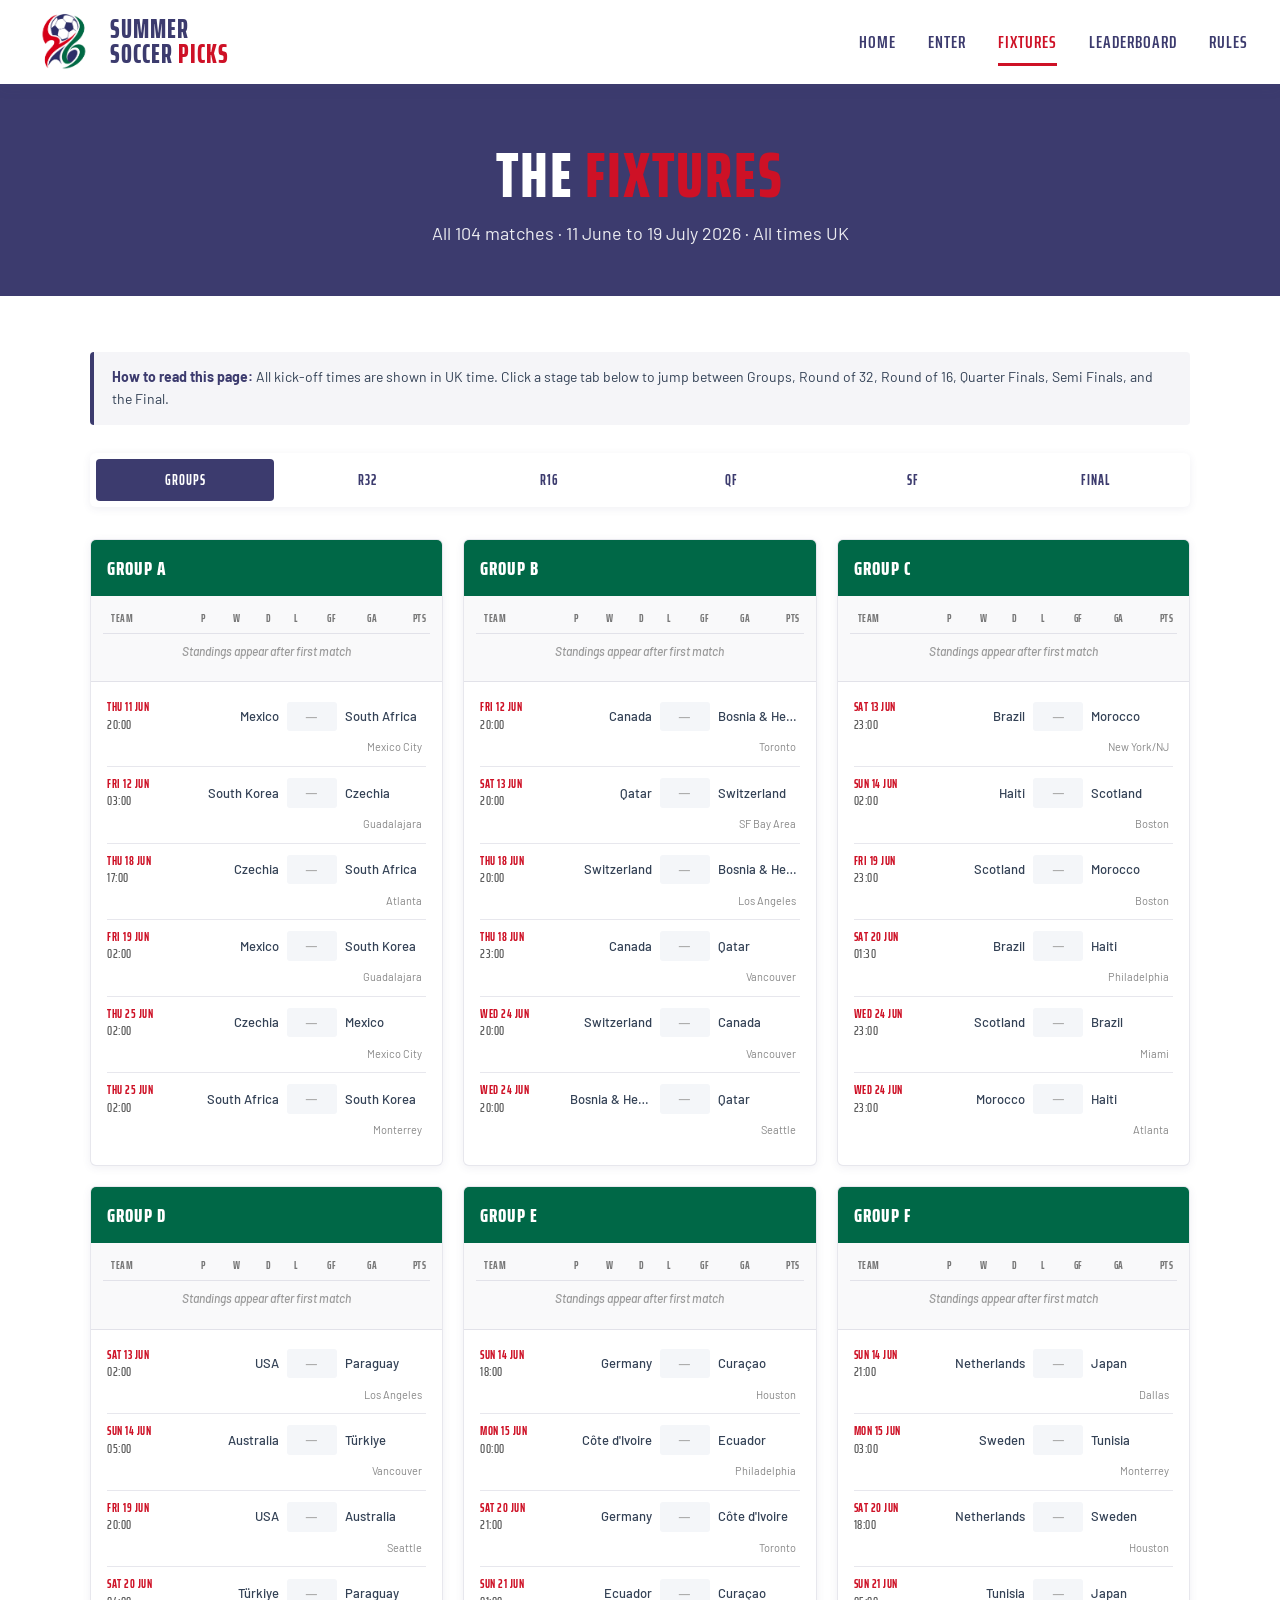
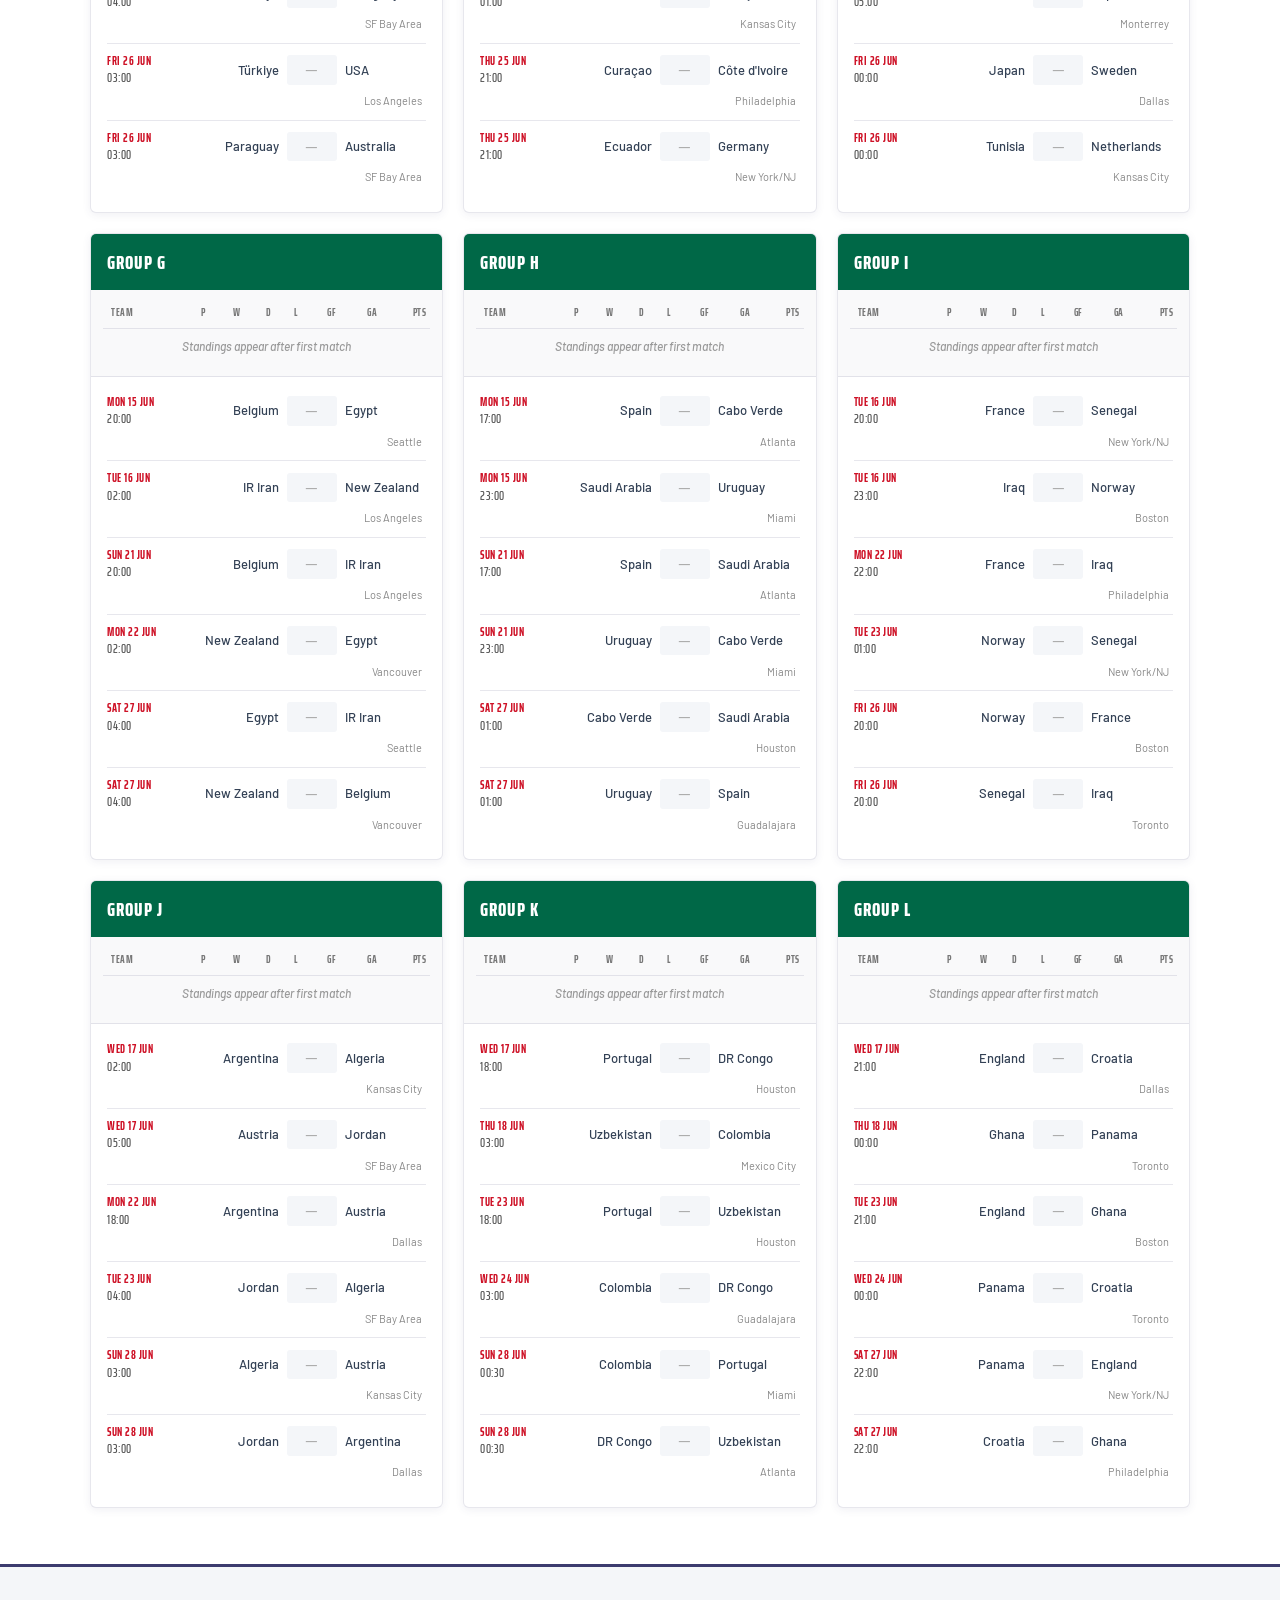
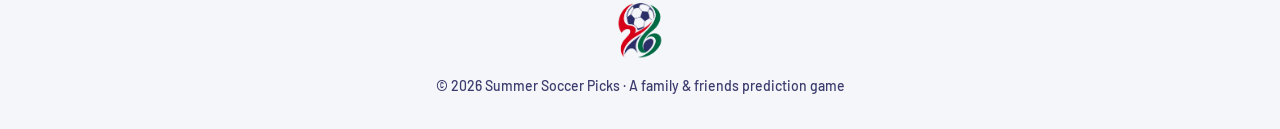
<file: fixtures.html>
<!DOCTYPE html>
<html lang="en">
<head>
<meta charset="UTF-8">
<meta name="viewport" content="width=device-width, initial-scale=1.0">

<!-- Favicon -->
<link rel="icon" type="image/x-icon" href="favicon.ico">
<link rel="icon" type="image/png" sizes="32x32" href="favicon-32.png">
<link rel="apple-touch-icon" sizes="180x180" href="apple-touch-icon.png">
<link rel="icon" type="image/png" sizes="192x192" href="icon-192.png">

<!-- Open Graph / Social Sharing -->
<meta property="og:title" content="Summer Soccer Picks — World Cup 2026 Prediction Game">
<meta property="og:description" content="The 2026 World Cup prediction game for friends and family. £10 to enter. Pick your teams, climb the table, take the prize.">
<meta property="og:image" content="https://summer-soccer-picks.netlify.app/og-image.jpg">
<meta property="og:url" content="https://summer-soccer-picks.netlify.app/">
<meta property="og:type" content="website">
<meta name="twitter:card" content="summary_large_image">
<meta name="twitter:title" content="Summer Soccer Picks — World Cup 2026">
<meta name="twitter:description" content="Pick your teams, climb the table, take the prize. £10 to enter.">
<meta name="twitter:image" content="https://summer-soccer-picks.netlify.app/og-image.jpg">
<title>Fixtures — Summer Soccer Picks</title>
<link rel="preconnect" href="https://fonts.googleapis.com">
<link rel="preconnect" href="https://fonts.gstatic.com" crossorigin>
<link href="https://fonts.googleapis.com/css2?family=Saira+Extra+Condensed:wght@600;700;800&family=Barlow:wght@400;500;600&display=swap" rel="stylesheet">
<link rel="stylesheet" href="styles.css">
<style>
  .stage-tabs {
    display: flex;
    flex-wrap: wrap;
    gap: 4px;
    background: var(--white);
    padding: 6px;
    border-radius: 6px;
    box-shadow: 0 2px 8px rgba(60, 59, 110, 0.08);
    margin-bottom: 32px;
    position: sticky;
    top: 84px;
    z-index: 50;
  }
  .stage-tab {
    flex: 1;
    min-width: 80px;
    padding: 10px 12px;
    background: transparent;
    border: none;
    border-radius: 4px;
    cursor: pointer;
    font-family: 'Saira Extra Condensed', sans-serif;
    font-weight: 700;
    font-size: 14px;
    text-transform: uppercase;
    letter-spacing: 1px;
    color: var(--blue);
    transition: all 0.15s;
  }
  .stage-tab:hover { background: var(--canvas); }
  .stage-tab.active { background: var(--blue); color: var(--white); }

  .stage-content { display: none; }
  .stage-content.active { display: block; }

  .groups-grid {
    display: grid;
    grid-template-columns: repeat(auto-fit, minmax(340px, 1fr));
    gap: 20px;
  }

  .group-card {
    background: var(--white);
    border-radius: 6px;
    overflow: hidden;
    box-shadow: 0 2px 8px rgba(60, 59, 110, 0.08);
    border: 1px solid var(--border);
  }

  .group-card-header {
    background: var(--green);
    color: var(--white);
    padding: 12px 16px;
    display: flex;
    justify-content: space-between;
    align-items: center;
  }

  .group-card-header h3 {
    font-family: 'Saira Extra Condensed', sans-serif;
    font-weight: 800;
    font-size: 20px;
    text-transform: uppercase;
    letter-spacing: 1px;
  }

  .group-teams {
    padding: 8px 12px 12px;
    background: rgba(60, 59, 110, 0.03);
    border-bottom: 1px solid var(--border);
  }

  .group-standings-table {
    width: 100%;
    border-collapse: collapse;
    font-size: 13px;
  }

  .group-standings-table thead th {
    font-family: 'Saira Extra Condensed', sans-serif;
    font-weight: 700;
    font-size: 11px;
    text-transform: uppercase;
    letter-spacing: 0.5px;
    color: #777;
    text-align: right;
    padding: 6px 4px;
    border-bottom: 1px solid var(--border);
  }

  .group-standings-table thead th.team-col {
    text-align: left;
    padding-left: 8px;
  }

  .group-standings-table tbody td {
    padding: 6px 4px;
    text-align: right;
    font-weight: 500;
    border-bottom: 1px solid rgba(60, 59, 110, 0.06);
  }

  .group-standings-table tbody tr:last-child td { border-bottom: none; }

  .group-standings-table tbody td.team-col {
    text-align: left;
    padding-left: 8px;
    font-weight: 600;
  }

  .group-standings-table tbody td.pts-col {
    font-family: 'Saira Extra Condensed', sans-serif;
    font-weight: 800;
    color: var(--blue);
    font-size: 14px;
    padding-right: 8px;
  }

  /* Position indicator (1st, 2nd qualify; 3rd may qualify; 4th out) */
  .group-standings-table tbody tr.qualified td.team-col::before {
    content: '';
    display: inline-block;
    width: 6px;
    height: 6px;
    background: var(--green);
    border-radius: 50%;
    margin-right: 6px;
    vertical-align: middle;
  }

  .group-standings-table tbody tr.possible td.team-col::before {
    content: '';
    display: inline-block;
    width: 6px;
    height: 6px;
    background: #d4a017;
    border-radius: 50%;
    margin-right: 6px;
    vertical-align: middle;
  }

  .group-standings-table tbody tr.eliminated td.team-col {
    color: #999;
  }

  .group-matches { padding: 8px 16px 16px; }

  .match-row {
    display: grid;
    grid-template-columns: 80px 1fr;
    align-items: center;
    gap: 10px;
    padding: 10px 0;
    font-size: 13px;
  }

  .match-row + .match-row { border-top: 1px solid var(--border); }

  .match-date {
    font-family: 'Saira Extra Condensed', sans-serif;
    font-weight: 700;
    font-size: 12px;
    color: var(--red);
    text-transform: uppercase;
    letter-spacing: 0.5px;
    line-height: 1.2;
  }

  .match-date .time {
    font-weight: 500;
    color: #555;
    display: block;
    font-size: 13px;
    margin-top: 2px;
  }

  .match-teams {
    display: grid;
    grid-template-columns: 1fr auto 1fr;
    align-items: center;
    gap: 8px;
    font-weight: 500;
  }

  .match-team {
    overflow: hidden;
    text-overflow: ellipsis;
    white-space: nowrap;
  }

  .match-team.home { text-align: right; }
  .match-team.away { text-align: left; }

  .match-score {
    font-family: 'Saira Extra Condensed', sans-serif;
    font-weight: 800;
    color: var(--blue);
    font-size: 16px;
    padding: 2px 8px;
    background: var(--canvas);
    border-radius: 3px;
    min-width: 50px;
    text-align: center;
  }

  .match-score.tbd { color: #aaa; font-weight: 500; }

  .match-venue {
    grid-column: 1 / -1;
    font-size: 11px;
    color: #888;
    text-align: right;
    margin-top: -4px;
    padding-right: 4px;
  }

  /* Knockout */
  .knockout-stage {
    background: var(--white);
    padding: 24px;
    border-radius: 6px;
    box-shadow: 0 2px 8px rgba(60, 59, 110, 0.08);
    border: 1px solid var(--border);
  }

  .knockout-title {
    font-family: 'Saira Extra Condensed', sans-serif;
    font-weight: 800;
    font-size: 22px;
    color: var(--blue);
    text-transform: uppercase;
    letter-spacing: 1px;
    margin-bottom: 4px;
  }

  .knockout-subtitle {
    font-size: 13px;
    color: #777;
    margin-bottom: 20px;
  }

  .knockout-grid {
    display: grid;
    grid-template-columns: repeat(auto-fit, minmax(280px, 1fr));
    gap: 12px;
  }

  .ko-match {
    border-left: 3px solid var(--blue);
    background: var(--canvas);
    border-radius: 4px;
    padding: 12px 16px;
  }

  .ko-match-header {
    display: flex;
    justify-content: space-between;
    align-items: center;
    margin-bottom: 8px;
  }

  .ko-match-num {
    font-family: 'Saira Extra Condensed', sans-serif;
    font-weight: 700;
    font-size: 11px;
    color: #999;
    text-transform: uppercase;
    letter-spacing: 1px;
  }

  .ko-match-date {
    font-family: 'Saira Extra Condensed', sans-serif;
    font-weight: 700;
    font-size: 11px;
    color: var(--red);
    text-transform: uppercase;
  }

  .ko-team {
    display: flex;
    justify-content: space-between;
    padding: 4px 0;
    font-size: 14px;
    font-weight: 500;
  }

  .ko-team .ko-score {
    font-family: 'Saira Extra Condensed', sans-serif;
    font-weight: 800;
    color: var(--blue);
    min-width: 24px;
    text-align: right;
  }

  .ko-team.tbd { color: #777; font-style: italic; }
  .ko-team.tbd .ko-score { color: #ccc; }
  .ko-team.winner {
    background: rgba(0, 104, 71, 0.12);
    border-radius: 3px;
    padding-left: 6px;
    padding-right: 6px;
    margin: 0 -6px;
    font-weight: 700;
    color: var(--green);
  }
  .ko-team.winner .ko-score { color: var(--green); }
  .ko-result-label {
    display: inline-block;
    margin-top: 6px;
    margin-right: 8px;
    font-family: 'Saira Extra Condensed', sans-serif;
    font-weight: 700;
    font-size: 11px;
    text-transform: uppercase;
    letter-spacing: 1px;
    color: #777;
    background: rgba(60, 59, 110, 0.08);
    padding: 2px 8px;
    border-radius: 3px;
  }
  .ko-team.projected {
    color: #555;
    font-style: italic;
  }
  .ko-team.projected::before {
    content: '→ ';
    color: var(--green);
    font-weight: 700;
    margin-right: 2px;
  }

  .ko-venue {
    margin-top: 8px;
    font-size: 11px;
    color: #888;
    text-align: right;
  }

  /* Final card */
  .final-card {
    background: linear-gradient(135deg, var(--blue), #2a2952);
    color: var(--white);
    padding: 32px;
    border-radius: 8px;
    text-align: center;
    margin-top: 20px;
    position: relative;
    overflow: hidden;
  }

  .final-card::before {
    content: '🏆';
    position: absolute;
    right: -20px;
    top: 50%;
    transform: translateY(-50%);
    font-size: 200px;
    opacity: 0.08;
    pointer-events: none;
  }

  .final-card h3 {
    font-family: 'Saira Extra Condensed', sans-serif;
    font-weight: 800;
    font-size: 32px;
    text-transform: uppercase;
    letter-spacing: 2px;
    margin-bottom: 8px;
    position: relative;
  }

  .final-card .final-info {
    font-size: 14px;
    opacity: 0.85;
    margin-bottom: 20px;
    position: relative;
  }

  .final-card .final-teams {
    font-family: 'Saira Extra Condensed', sans-serif;
    font-weight: 700;
    font-size: 22px;
    letter-spacing: 1px;
    color: #FF8C95;
    position: relative;
  }

  .final-card .final-home,
  .final-card .final-away {
    display: inline-block;
    padding: 4px 14px;
    border-radius: 4px;
  }

  .final-card .final-home.champion,
  .final-card .final-away.champion {
    background: rgba(0, 104, 71, 0.4);
    color: #FFD700;
  }

  .final-card .final-score {
    font-weight: 800;
    font-size: 26px;
    color: var(--white);
    padding: 0 8px;
  }

  .final-card .final-result {
    margin-top: 16px;
    font-family: 'Saira Extra Condensed', sans-serif;
    font-weight: 700;
    font-size: 13px;
    text-transform: uppercase;
    letter-spacing: 2px;
    color: rgba(255, 255, 255, 0.7);
    position: relative;
  }

  .final-card .final-result.has-result::before {
    content: '🏆 ';
  }

  .info-note {
    background: rgba(60, 59, 110, 0.05);
    border-left: 4px solid var(--blue);
    padding: 14px 18px;
    margin-bottom: 28px;
    font-size: 14px;
    border-radius: 4px;
  }

  .info-note strong { color: var(--blue); }

  @media (max-width: 700px) {
    .stage-tabs { top: 120px; }
    .stage-tab { font-size: 12px; min-width: 60px; padding: 8px; }
    .group-card-header h3 { font-size: 18px; }
    .match-row { grid-template-columns: 70px 1fr; gap: 8px; font-size: 12px; }
    .match-team { font-size: 12px; }
    .knockout-stage { padding: 16px; }
  }
</style>
</head>
<body>

<nav>
  <a href="index.html" class="nav-brand">
    <img src="logo.png" alt="Summer Soccer Picks logo">
    <span class="nav-brand-text">Summer<br>Soccer <span class="picks-text">Picks</span></span>
  </a>
  <ul class="nav-links">
    <li><a href="index.html">Home</a></li>
    <li><a href="enter.html">Enter</a></li>
    <li><a href="fixtures.html" class="active">Fixtures</a></li>
    <li><a href="leaderboard.html">Leaderboard</a></li>
    <li><a href="rules.html">Rules</a></li>
  </ul>
</nav>

<header class="page-header">
  <h1>The <span class="accent">Fixtures</span></h1>
  <p>All 104 matches · 11 June to 19 July 2026 · All times UK</p>
</header>

<section class="section section-white with-watermark">
  <div class="container">

    <div class="info-note">
      <strong>How to read this page:</strong> All kick-off times are shown in UK time. Click a stage tab below to jump between Groups, Round of 32, Round of 16, Quarter Finals, Semi Finals, and the Final.
    </div>

    <div class="stage-tabs">
      <button class="stage-tab active" data-stage="groups">Groups</button>
      <button class="stage-tab" data-stage="r32">R32</button>
      <button class="stage-tab" data-stage="r16">R16</button>
      <button class="stage-tab" data-stage="qf">QF</button>
      <button class="stage-tab" data-stage="sf">SF</button>
      <button class="stage-tab" data-stage="final">Final</button>
    </div>

    <div class="stage-content active" id="stage-groups">
      <div class="groups-grid">
        <div class="group-card">
          <div class="group-card-header"><h3>Group A</h3></div>
          <div class="group-teams">
            <table class="group-standings-table" data-group="A">
              <thead>
                <tr>
                  <th class="team-col">Team</th>
                  <th>P</th><th>W</th><th>D</th><th>L</th><th>GF</th><th>GA</th><th>Pts</th>
                </tr>
              </thead>
              <tbody>
                <tr><td colspan="8" style="text-align:center; padding:8px; color:#999; font-style:italic; font-size:12px;">Standings appear after first match</td></tr>
              </tbody>
            </table>
          </div>
          <div class="group-matches">
            <div class="match-row">
              <span class="match-date">Thu 11 Jun<span class="time">20:00</span></span>
              <span class="match-teams"><span class="match-team home">Mexico</span><span class="match-score tbd">—</span><span class="match-team away">South Africa</span></span>
              <span class="match-venue">Mexico City</span>
            </div>
            <div class="match-row">
              <span class="match-date">Fri 12 Jun<span class="time">03:00</span></span>
              <span class="match-teams"><span class="match-team home">South Korea</span><span class="match-score tbd">—</span><span class="match-team away">Czechia</span></span>
              <span class="match-venue">Guadalajara</span>
            </div>
            <div class="match-row">
              <span class="match-date">Thu 18 Jun<span class="time">17:00</span></span>
              <span class="match-teams"><span class="match-team home">Czechia</span><span class="match-score tbd">—</span><span class="match-team away">South Africa</span></span>
              <span class="match-venue">Atlanta</span>
            </div>
            <div class="match-row">
              <span class="match-date">Fri 19 Jun<span class="time">02:00</span></span>
              <span class="match-teams"><span class="match-team home">Mexico</span><span class="match-score tbd">—</span><span class="match-team away">South Korea</span></span>
              <span class="match-venue">Guadalajara</span>
            </div>
            <div class="match-row">
              <span class="match-date">Thu 25 Jun<span class="time">02:00</span></span>
              <span class="match-teams"><span class="match-team home">Czechia</span><span class="match-score tbd">—</span><span class="match-team away">Mexico</span></span>
              <span class="match-venue">Mexico City</span>
            </div>
            <div class="match-row">
              <span class="match-date">Thu 25 Jun<span class="time">02:00</span></span>
              <span class="match-teams"><span class="match-team home">South Africa</span><span class="match-score tbd">—</span><span class="match-team away">South Korea</span></span>
              <span class="match-venue">Monterrey</span>
            </div>
          </div>
        </div>

        <div class="group-card">
          <div class="group-card-header"><h3>Group B</h3></div>
          <div class="group-teams">
            <table class="group-standings-table" data-group="B">
              <thead>
                <tr>
                  <th class="team-col">Team</th>
                  <th>P</th><th>W</th><th>D</th><th>L</th><th>GF</th><th>GA</th><th>Pts</th>
                </tr>
              </thead>
              <tbody>
                <tr><td colspan="8" style="text-align:center; padding:8px; color:#999; font-style:italic; font-size:12px;">Standings appear after first match</td></tr>
              </tbody>
            </table>
          </div>
          <div class="group-matches">
            <div class="match-row">
              <span class="match-date">Fri 12 Jun<span class="time">20:00</span></span>
              <span class="match-teams"><span class="match-team home">Canada</span><span class="match-score tbd">—</span><span class="match-team away">Bosnia &amp; Herzegovina</span></span>
              <span class="match-venue">Toronto</span>
            </div>
            <div class="match-row">
              <span class="match-date">Sat 13 Jun<span class="time">20:00</span></span>
              <span class="match-teams"><span class="match-team home">Qatar</span><span class="match-score tbd">—</span><span class="match-team away">Switzerland</span></span>
              <span class="match-venue">SF Bay Area</span>
            </div>
            <div class="match-row">
              <span class="match-date">Thu 18 Jun<span class="time">20:00</span></span>
              <span class="match-teams"><span class="match-team home">Switzerland</span><span class="match-score tbd">—</span><span class="match-team away">Bosnia &amp; Herzegovina</span></span>
              <span class="match-venue">Los Angeles</span>
            </div>
            <div class="match-row">
              <span class="match-date">Thu 18 Jun<span class="time">23:00</span></span>
              <span class="match-teams"><span class="match-team home">Canada</span><span class="match-score tbd">—</span><span class="match-team away">Qatar</span></span>
              <span class="match-venue">Vancouver</span>
            </div>
            <div class="match-row">
              <span class="match-date">Wed 24 Jun<span class="time">20:00</span></span>
              <span class="match-teams"><span class="match-team home">Switzerland</span><span class="match-score tbd">—</span><span class="match-team away">Canada</span></span>
              <span class="match-venue">Vancouver</span>
            </div>
            <div class="match-row">
              <span class="match-date">Wed 24 Jun<span class="time">20:00</span></span>
              <span class="match-teams"><span class="match-team home">Bosnia &amp; Herzegovina</span><span class="match-score tbd">—</span><span class="match-team away">Qatar</span></span>
              <span class="match-venue">Seattle</span>
            </div>
          </div>
        </div>

        <div class="group-card">
          <div class="group-card-header"><h3>Group C</h3></div>
          <div class="group-teams">
            <table class="group-standings-table" data-group="C">
              <thead>
                <tr>
                  <th class="team-col">Team</th>
                  <th>P</th><th>W</th><th>D</th><th>L</th><th>GF</th><th>GA</th><th>Pts</th>
                </tr>
              </thead>
              <tbody>
                <tr><td colspan="8" style="text-align:center; padding:8px; color:#999; font-style:italic; font-size:12px;">Standings appear after first match</td></tr>
              </tbody>
            </table>
          </div>
          <div class="group-matches">
            <div class="match-row">
              <span class="match-date">Sat 13 Jun<span class="time">23:00</span></span>
              <span class="match-teams"><span class="match-team home">Brazil</span><span class="match-score tbd">—</span><span class="match-team away">Morocco</span></span>
              <span class="match-venue">New York/NJ</span>
            </div>
            <div class="match-row">
              <span class="match-date">Sun 14 Jun<span class="time">02:00</span></span>
              <span class="match-teams"><span class="match-team home">Haiti</span><span class="match-score tbd">—</span><span class="match-team away">Scotland</span></span>
              <span class="match-venue">Boston</span>
            </div>
            <div class="match-row">
              <span class="match-date">Fri 19 Jun<span class="time">23:00</span></span>
              <span class="match-teams"><span class="match-team home">Scotland</span><span class="match-score tbd">—</span><span class="match-team away">Morocco</span></span>
              <span class="match-venue">Boston</span>
            </div>
            <div class="match-row">
              <span class="match-date">Sat 20 Jun<span class="time">01:30</span></span>
              <span class="match-teams"><span class="match-team home">Brazil</span><span class="match-score tbd">—</span><span class="match-team away">Haiti</span></span>
              <span class="match-venue">Philadelphia</span>
            </div>
            <div class="match-row">
              <span class="match-date">Wed 24 Jun<span class="time">23:00</span></span>
              <span class="match-teams"><span class="match-team home">Scotland</span><span class="match-score tbd">—</span><span class="match-team away">Brazil</span></span>
              <span class="match-venue">Miami</span>
            </div>
            <div class="match-row">
              <span class="match-date">Wed 24 Jun<span class="time">23:00</span></span>
              <span class="match-teams"><span class="match-team home">Morocco</span><span class="match-score tbd">—</span><span class="match-team away">Haiti</span></span>
              <span class="match-venue">Atlanta</span>
            </div>
          </div>
        </div>

        <div class="group-card">
          <div class="group-card-header"><h3>Group D</h3></div>
          <div class="group-teams">
            <table class="group-standings-table" data-group="D">
              <thead>
                <tr>
                  <th class="team-col">Team</th>
                  <th>P</th><th>W</th><th>D</th><th>L</th><th>GF</th><th>GA</th><th>Pts</th>
                </tr>
              </thead>
              <tbody>
                <tr><td colspan="8" style="text-align:center; padding:8px; color:#999; font-style:italic; font-size:12px;">Standings appear after first match</td></tr>
              </tbody>
            </table>
          </div>
          <div class="group-matches">
            <div class="match-row">
              <span class="match-date">Sat 13 Jun<span class="time">02:00</span></span>
              <span class="match-teams"><span class="match-team home">USA</span><span class="match-score tbd">—</span><span class="match-team away">Paraguay</span></span>
              <span class="match-venue">Los Angeles</span>
            </div>
            <div class="match-row">
              <span class="match-date">Sun 14 Jun<span class="time">05:00</span></span>
              <span class="match-teams"><span class="match-team home">Australia</span><span class="match-score tbd">—</span><span class="match-team away">Türkiye</span></span>
              <span class="match-venue">Vancouver</span>
            </div>
            <div class="match-row">
              <span class="match-date">Fri 19 Jun<span class="time">20:00</span></span>
              <span class="match-teams"><span class="match-team home">USA</span><span class="match-score tbd">—</span><span class="match-team away">Australia</span></span>
              <span class="match-venue">Seattle</span>
            </div>
            <div class="match-row">
              <span class="match-date">Sat 20 Jun<span class="time">04:00</span></span>
              <span class="match-teams"><span class="match-team home">Türkiye</span><span class="match-score tbd">—</span><span class="match-team away">Paraguay</span></span>
              <span class="match-venue">SF Bay Area</span>
            </div>
            <div class="match-row">
              <span class="match-date">Fri 26 Jun<span class="time">03:00</span></span>
              <span class="match-teams"><span class="match-team home">Türkiye</span><span class="match-score tbd">—</span><span class="match-team away">USA</span></span>
              <span class="match-venue">Los Angeles</span>
            </div>
            <div class="match-row">
              <span class="match-date">Fri 26 Jun<span class="time">03:00</span></span>
              <span class="match-teams"><span class="match-team home">Paraguay</span><span class="match-score tbd">—</span><span class="match-team away">Australia</span></span>
              <span class="match-venue">SF Bay Area</span>
            </div>
          </div>
        </div>

        <div class="group-card">
          <div class="group-card-header"><h3>Group E</h3></div>
          <div class="group-teams">
            <table class="group-standings-table" data-group="E">
              <thead>
                <tr>
                  <th class="team-col">Team</th>
                  <th>P</th><th>W</th><th>D</th><th>L</th><th>GF</th><th>GA</th><th>Pts</th>
                </tr>
              </thead>
              <tbody>
                <tr><td colspan="8" style="text-align:center; padding:8px; color:#999; font-style:italic; font-size:12px;">Standings appear after first match</td></tr>
              </tbody>
            </table>
          </div>
          <div class="group-matches">
            <div class="match-row">
              <span class="match-date">Sun 14 Jun<span class="time">18:00</span></span>
              <span class="match-teams"><span class="match-team home">Germany</span><span class="match-score tbd">—</span><span class="match-team away">Curaçao</span></span>
              <span class="match-venue">Houston</span>
            </div>
            <div class="match-row">
              <span class="match-date">Mon 15 Jun<span class="time">00:00</span></span>
              <span class="match-teams"><span class="match-team home">Côte d'Ivoire</span><span class="match-score tbd">—</span><span class="match-team away">Ecuador</span></span>
              <span class="match-venue">Philadelphia</span>
            </div>
            <div class="match-row">
              <span class="match-date">Sat 20 Jun<span class="time">21:00</span></span>
              <span class="match-teams"><span class="match-team home">Germany</span><span class="match-score tbd">—</span><span class="match-team away">Côte d'Ivoire</span></span>
              <span class="match-venue">Toronto</span>
            </div>
            <div class="match-row">
              <span class="match-date">Sun 21 Jun<span class="time">01:00</span></span>
              <span class="match-teams"><span class="match-team home">Ecuador</span><span class="match-score tbd">—</span><span class="match-team away">Curaçao</span></span>
              <span class="match-venue">Kansas City</span>
            </div>
            <div class="match-row">
              <span class="match-date">Thu 25 Jun<span class="time">21:00</span></span>
              <span class="match-teams"><span class="match-team home">Curaçao</span><span class="match-score tbd">—</span><span class="match-team away">Côte d'Ivoire</span></span>
              <span class="match-venue">Philadelphia</span>
            </div>
            <div class="match-row">
              <span class="match-date">Thu 25 Jun<span class="time">21:00</span></span>
              <span class="match-teams"><span class="match-team home">Ecuador</span><span class="match-score tbd">—</span><span class="match-team away">Germany</span></span>
              <span class="match-venue">New York/NJ</span>
            </div>
          </div>
        </div>

        <div class="group-card">
          <div class="group-card-header"><h3>Group F</h3></div>
          <div class="group-teams">
            <table class="group-standings-table" data-group="F">
              <thead>
                <tr>
                  <th class="team-col">Team</th>
                  <th>P</th><th>W</th><th>D</th><th>L</th><th>GF</th><th>GA</th><th>Pts</th>
                </tr>
              </thead>
              <tbody>
                <tr><td colspan="8" style="text-align:center; padding:8px; color:#999; font-style:italic; font-size:12px;">Standings appear after first match</td></tr>
              </tbody>
            </table>
          </div>
          <div class="group-matches">
            <div class="match-row">
              <span class="match-date">Sun 14 Jun<span class="time">21:00</span></span>
              <span class="match-teams"><span class="match-team home">Netherlands</span><span class="match-score tbd">—</span><span class="match-team away">Japan</span></span>
              <span class="match-venue">Dallas</span>
            </div>
            <div class="match-row">
              <span class="match-date">Mon 15 Jun<span class="time">03:00</span></span>
              <span class="match-teams"><span class="match-team home">Sweden</span><span class="match-score tbd">—</span><span class="match-team away">Tunisia</span></span>
              <span class="match-venue">Monterrey</span>
            </div>
            <div class="match-row">
              <span class="match-date">Sat 20 Jun<span class="time">18:00</span></span>
              <span class="match-teams"><span class="match-team home">Netherlands</span><span class="match-score tbd">—</span><span class="match-team away">Sweden</span></span>
              <span class="match-venue">Houston</span>
            </div>
            <div class="match-row">
              <span class="match-date">Sun 21 Jun<span class="time">05:00</span></span>
              <span class="match-teams"><span class="match-team home">Tunisia</span><span class="match-score tbd">—</span><span class="match-team away">Japan</span></span>
              <span class="match-venue">Monterrey</span>
            </div>
            <div class="match-row">
              <span class="match-date">Fri 26 Jun<span class="time">00:00</span></span>
              <span class="match-teams"><span class="match-team home">Japan</span><span class="match-score tbd">—</span><span class="match-team away">Sweden</span></span>
              <span class="match-venue">Dallas</span>
            </div>
            <div class="match-row">
              <span class="match-date">Fri 26 Jun<span class="time">00:00</span></span>
              <span class="match-teams"><span class="match-team home">Tunisia</span><span class="match-score tbd">—</span><span class="match-team away">Netherlands</span></span>
              <span class="match-venue">Kansas City</span>
            </div>
          </div>
        </div>

        <div class="group-card">
          <div class="group-card-header"><h3>Group G</h3></div>
          <div class="group-teams">
            <table class="group-standings-table" data-group="G">
              <thead>
                <tr>
                  <th class="team-col">Team</th>
                  <th>P</th><th>W</th><th>D</th><th>L</th><th>GF</th><th>GA</th><th>Pts</th>
                </tr>
              </thead>
              <tbody>
                <tr><td colspan="8" style="text-align:center; padding:8px; color:#999; font-style:italic; font-size:12px;">Standings appear after first match</td></tr>
              </tbody>
            </table>
          </div>
          <div class="group-matches">
            <div class="match-row">
              <span class="match-date">Mon 15 Jun<span class="time">20:00</span></span>
              <span class="match-teams"><span class="match-team home">Belgium</span><span class="match-score tbd">—</span><span class="match-team away">Egypt</span></span>
              <span class="match-venue">Seattle</span>
            </div>
            <div class="match-row">
              <span class="match-date">Tue 16 Jun<span class="time">02:00</span></span>
              <span class="match-teams"><span class="match-team home">IR Iran</span><span class="match-score tbd">—</span><span class="match-team away">New Zealand</span></span>
              <span class="match-venue">Los Angeles</span>
            </div>
            <div class="match-row">
              <span class="match-date">Sun 21 Jun<span class="time">20:00</span></span>
              <span class="match-teams"><span class="match-team home">Belgium</span><span class="match-score tbd">—</span><span class="match-team away">IR Iran</span></span>
              <span class="match-venue">Los Angeles</span>
            </div>
            <div class="match-row">
              <span class="match-date">Mon 22 Jun<span class="time">02:00</span></span>
              <span class="match-teams"><span class="match-team home">New Zealand</span><span class="match-score tbd">—</span><span class="match-team away">Egypt</span></span>
              <span class="match-venue">Vancouver</span>
            </div>
            <div class="match-row">
              <span class="match-date">Sat 27 Jun<span class="time">04:00</span></span>
              <span class="match-teams"><span class="match-team home">Egypt</span><span class="match-score tbd">—</span><span class="match-team away">IR Iran</span></span>
              <span class="match-venue">Seattle</span>
            </div>
            <div class="match-row">
              <span class="match-date">Sat 27 Jun<span class="time">04:00</span></span>
              <span class="match-teams"><span class="match-team home">New Zealand</span><span class="match-score tbd">—</span><span class="match-team away">Belgium</span></span>
              <span class="match-venue">Vancouver</span>
            </div>
          </div>
        </div>

        <div class="group-card">
          <div class="group-card-header"><h3>Group H</h3></div>
          <div class="group-teams">
            <table class="group-standings-table" data-group="H">
              <thead>
                <tr>
                  <th class="team-col">Team</th>
                  <th>P</th><th>W</th><th>D</th><th>L</th><th>GF</th><th>GA</th><th>Pts</th>
                </tr>
              </thead>
              <tbody>
                <tr><td colspan="8" style="text-align:center; padding:8px; color:#999; font-style:italic; font-size:12px;">Standings appear after first match</td></tr>
              </tbody>
            </table>
          </div>
          <div class="group-matches">
            <div class="match-row">
              <span class="match-date">Mon 15 Jun<span class="time">17:00</span></span>
              <span class="match-teams"><span class="match-team home">Spain</span><span class="match-score tbd">—</span><span class="match-team away">Cabo Verde</span></span>
              <span class="match-venue">Atlanta</span>
            </div>
            <div class="match-row">
              <span class="match-date">Mon 15 Jun<span class="time">23:00</span></span>
              <span class="match-teams"><span class="match-team home">Saudi Arabia</span><span class="match-score tbd">—</span><span class="match-team away">Uruguay</span></span>
              <span class="match-venue">Miami</span>
            </div>
            <div class="match-row">
              <span class="match-date">Sun 21 Jun<span class="time">17:00</span></span>
              <span class="match-teams"><span class="match-team home">Spain</span><span class="match-score tbd">—</span><span class="match-team away">Saudi Arabia</span></span>
              <span class="match-venue">Atlanta</span>
            </div>
            <div class="match-row">
              <span class="match-date">Sun 21 Jun<span class="time">23:00</span></span>
              <span class="match-teams"><span class="match-team home">Uruguay</span><span class="match-score tbd">—</span><span class="match-team away">Cabo Verde</span></span>
              <span class="match-venue">Miami</span>
            </div>
            <div class="match-row">
              <span class="match-date">Sat 27 Jun<span class="time">01:00</span></span>
              <span class="match-teams"><span class="match-team home">Cabo Verde</span><span class="match-score tbd">—</span><span class="match-team away">Saudi Arabia</span></span>
              <span class="match-venue">Houston</span>
            </div>
            <div class="match-row">
              <span class="match-date">Sat 27 Jun<span class="time">01:00</span></span>
              <span class="match-teams"><span class="match-team home">Uruguay</span><span class="match-score tbd">—</span><span class="match-team away">Spain</span></span>
              <span class="match-venue">Guadalajara</span>
            </div>
          </div>
        </div>

        <div class="group-card">
          <div class="group-card-header"><h3>Group I</h3></div>
          <div class="group-teams">
            <table class="group-standings-table" data-group="I">
              <thead>
                <tr>
                  <th class="team-col">Team</th>
                  <th>P</th><th>W</th><th>D</th><th>L</th><th>GF</th><th>GA</th><th>Pts</th>
                </tr>
              </thead>
              <tbody>
                <tr><td colspan="8" style="text-align:center; padding:8px; color:#999; font-style:italic; font-size:12px;">Standings appear after first match</td></tr>
              </tbody>
            </table>
          </div>
          <div class="group-matches">
            <div class="match-row">
              <span class="match-date">Tue 16 Jun<span class="time">20:00</span></span>
              <span class="match-teams"><span class="match-team home">France</span><span class="match-score tbd">—</span><span class="match-team away">Senegal</span></span>
              <span class="match-venue">New York/NJ</span>
            </div>
            <div class="match-row">
              <span class="match-date">Tue 16 Jun<span class="time">23:00</span></span>
              <span class="match-teams"><span class="match-team home">Iraq</span><span class="match-score tbd">—</span><span class="match-team away">Norway</span></span>
              <span class="match-venue">Boston</span>
            </div>
            <div class="match-row">
              <span class="match-date">Mon 22 Jun<span class="time">22:00</span></span>
              <span class="match-teams"><span class="match-team home">France</span><span class="match-score tbd">—</span><span class="match-team away">Iraq</span></span>
              <span class="match-venue">Philadelphia</span>
            </div>
            <div class="match-row">
              <span class="match-date">Tue 23 Jun<span class="time">01:00</span></span>
              <span class="match-teams"><span class="match-team home">Norway</span><span class="match-score tbd">—</span><span class="match-team away">Senegal</span></span>
              <span class="match-venue">New York/NJ</span>
            </div>
            <div class="match-row">
              <span class="match-date">Fri 26 Jun<span class="time">20:00</span></span>
              <span class="match-teams"><span class="match-team home">Norway</span><span class="match-score tbd">—</span><span class="match-team away">France</span></span>
              <span class="match-venue">Boston</span>
            </div>
            <div class="match-row">
              <span class="match-date">Fri 26 Jun<span class="time">20:00</span></span>
              <span class="match-teams"><span class="match-team home">Senegal</span><span class="match-score tbd">—</span><span class="match-team away">Iraq</span></span>
              <span class="match-venue">Toronto</span>
            </div>
          </div>
        </div>

        <div class="group-card">
          <div class="group-card-header"><h3>Group J</h3></div>
          <div class="group-teams">
            <table class="group-standings-table" data-group="J">
              <thead>
                <tr>
                  <th class="team-col">Team</th>
                  <th>P</th><th>W</th><th>D</th><th>L</th><th>GF</th><th>GA</th><th>Pts</th>
                </tr>
              </thead>
              <tbody>
                <tr><td colspan="8" style="text-align:center; padding:8px; color:#999; font-style:italic; font-size:12px;">Standings appear after first match</td></tr>
              </tbody>
            </table>
          </div>
          <div class="group-matches">
            <div class="match-row">
              <span class="match-date">Wed 17 Jun<span class="time">02:00</span></span>
              <span class="match-teams"><span class="match-team home">Argentina</span><span class="match-score tbd">—</span><span class="match-team away">Algeria</span></span>
              <span class="match-venue">Kansas City</span>
            </div>
            <div class="match-row">
              <span class="match-date">Wed 17 Jun<span class="time">05:00</span></span>
              <span class="match-teams"><span class="match-team home">Austria</span><span class="match-score tbd">—</span><span class="match-team away">Jordan</span></span>
              <span class="match-venue">SF Bay Area</span>
            </div>
            <div class="match-row">
              <span class="match-date">Mon 22 Jun<span class="time">18:00</span></span>
              <span class="match-teams"><span class="match-team home">Argentina</span><span class="match-score tbd">—</span><span class="match-team away">Austria</span></span>
              <span class="match-venue">Dallas</span>
            </div>
            <div class="match-row">
              <span class="match-date">Tue 23 Jun<span class="time">04:00</span></span>
              <span class="match-teams"><span class="match-team home">Jordan</span><span class="match-score tbd">—</span><span class="match-team away">Algeria</span></span>
              <span class="match-venue">SF Bay Area</span>
            </div>
            <div class="match-row">
              <span class="match-date">Sun 28 Jun<span class="time">03:00</span></span>
              <span class="match-teams"><span class="match-team home">Algeria</span><span class="match-score tbd">—</span><span class="match-team away">Austria</span></span>
              <span class="match-venue">Kansas City</span>
            </div>
            <div class="match-row">
              <span class="match-date">Sun 28 Jun<span class="time">03:00</span></span>
              <span class="match-teams"><span class="match-team home">Jordan</span><span class="match-score tbd">—</span><span class="match-team away">Argentina</span></span>
              <span class="match-venue">Dallas</span>
            </div>
          </div>
        </div>

        <div class="group-card">
          <div class="group-card-header"><h3>Group K</h3></div>
          <div class="group-teams">
            <table class="group-standings-table" data-group="K">
              <thead>
                <tr>
                  <th class="team-col">Team</th>
                  <th>P</th><th>W</th><th>D</th><th>L</th><th>GF</th><th>GA</th><th>Pts</th>
                </tr>
              </thead>
              <tbody>
                <tr><td colspan="8" style="text-align:center; padding:8px; color:#999; font-style:italic; font-size:12px;">Standings appear after first match</td></tr>
              </tbody>
            </table>
          </div>
          <div class="group-matches">
            <div class="match-row">
              <span class="match-date">Wed 17 Jun<span class="time">18:00</span></span>
              <span class="match-teams"><span class="match-team home">Portugal</span><span class="match-score tbd">—</span><span class="match-team away">DR Congo</span></span>
              <span class="match-venue">Houston</span>
            </div>
            <div class="match-row">
              <span class="match-date">Thu 18 Jun<span class="time">03:00</span></span>
              <span class="match-teams"><span class="match-team home">Uzbekistan</span><span class="match-score tbd">—</span><span class="match-team away">Colombia</span></span>
              <span class="match-venue">Mexico City</span>
            </div>
            <div class="match-row">
              <span class="match-date">Tue 23 Jun<span class="time">18:00</span></span>
              <span class="match-teams"><span class="match-team home">Portugal</span><span class="match-score tbd">—</span><span class="match-team away">Uzbekistan</span></span>
              <span class="match-venue">Houston</span>
            </div>
            <div class="match-row">
              <span class="match-date">Wed 24 Jun<span class="time">03:00</span></span>
              <span class="match-teams"><span class="match-team home">Colombia</span><span class="match-score tbd">—</span><span class="match-team away">DR Congo</span></span>
              <span class="match-venue">Guadalajara</span>
            </div>
            <div class="match-row">
              <span class="match-date">Sun 28 Jun<span class="time">00:30</span></span>
              <span class="match-teams"><span class="match-team home">Colombia</span><span class="match-score tbd">—</span><span class="match-team away">Portugal</span></span>
              <span class="match-venue">Miami</span>
            </div>
            <div class="match-row">
              <span class="match-date">Sun 28 Jun<span class="time">00:30</span></span>
              <span class="match-teams"><span class="match-team home">DR Congo</span><span class="match-score tbd">—</span><span class="match-team away">Uzbekistan</span></span>
              <span class="match-venue">Atlanta</span>
            </div>
          </div>
        </div>

        <div class="group-card">
          <div class="group-card-header"><h3>Group L</h3></div>
          <div class="group-teams">
            <table class="group-standings-table" data-group="L">
              <thead>
                <tr>
                  <th class="team-col">Team</th>
                  <th>P</th><th>W</th><th>D</th><th>L</th><th>GF</th><th>GA</th><th>Pts</th>
                </tr>
              </thead>
              <tbody>
                <tr><td colspan="8" style="text-align:center; padding:8px; color:#999; font-style:italic; font-size:12px;">Standings appear after first match</td></tr>
              </tbody>
            </table>
          </div>
          <div class="group-matches">
            <div class="match-row">
              <span class="match-date">Wed 17 Jun<span class="time">21:00</span></span>
              <span class="match-teams"><span class="match-team home">England</span><span class="match-score tbd">—</span><span class="match-team away">Croatia</span></span>
              <span class="match-venue">Dallas</span>
            </div>
            <div class="match-row">
              <span class="match-date">Thu 18 Jun<span class="time">00:00</span></span>
              <span class="match-teams"><span class="match-team home">Ghana</span><span class="match-score tbd">—</span><span class="match-team away">Panama</span></span>
              <span class="match-venue">Toronto</span>
            </div>
            <div class="match-row">
              <span class="match-date">Tue 23 Jun<span class="time">21:00</span></span>
              <span class="match-teams"><span class="match-team home">England</span><span class="match-score tbd">—</span><span class="match-team away">Ghana</span></span>
              <span class="match-venue">Boston</span>
            </div>
            <div class="match-row">
              <span class="match-date">Wed 24 Jun<span class="time">00:00</span></span>
              <span class="match-teams"><span class="match-team home">Panama</span><span class="match-score tbd">—</span><span class="match-team away">Croatia</span></span>
              <span class="match-venue">Toronto</span>
            </div>
            <div class="match-row">
              <span class="match-date">Sat 27 Jun<span class="time">22:00</span></span>
              <span class="match-teams"><span class="match-team home">Panama</span><span class="match-score tbd">—</span><span class="match-team away">England</span></span>
              <span class="match-venue">New York/NJ</span>
            </div>
            <div class="match-row">
              <span class="match-date">Sat 27 Jun<span class="time">22:00</span></span>
              <span class="match-teams"><span class="match-team home">Croatia</span><span class="match-score tbd">—</span><span class="match-team away">Ghana</span></span>
              <span class="match-venue">Philadelphia</span>
            </div>
          </div>
        </div>
      </div>
    </div>

    <div class="stage-content" id="stage-r32">
      <div class="knockout-stage">
        <h3 class="knockout-title">Round of 32</h3>
        <p class="knockout-subtitle">28 June – 4 July · 16 matches · 12 group winners, 12 runners-up, 8 best third-placed teams</p>
        <div class="knockout-grid">
          <div class="ko-match">
            <div class="ko-match-header"><span class="ko-match-num">Match 73</span><span class="ko-match-date">Sun 28 Jun · 20:00</span></div>
            <div class="ko-team tbd"><span>Runner-up Group A</span><span class="ko-score">—</span></div>
            <div class="ko-team tbd"><span>Runner-up Group B</span><span class="ko-score">—</span></div>
            <div class="ko-venue">Los Angeles</div>
          </div>
          <div class="ko-match">
            <div class="ko-match-header"><span class="ko-match-num">Match 74</span><span class="ko-match-date">Mon 29 Jun · 18:00</span></div>
            <div class="ko-team tbd"><span>Winner Group C</span><span class="ko-score">—</span></div>
            <div class="ko-team tbd"><span>Runner-up Group F</span><span class="ko-score">—</span></div>
            <div class="ko-venue">Houston</div>
          </div>
          <div class="ko-match">
            <div class="ko-match-header"><span class="ko-match-num">Match 75</span><span class="ko-match-date">Mon 29 Jun · 21:30</span></div>
            <div class="ko-team tbd"><span>Winner Group E</span><span class="ko-score">—</span></div>
            <div class="ko-team tbd"><span>3rd Place (ABCDF)</span><span class="ko-score">—</span></div>
            <div class="ko-venue">Boston</div>
          </div>
          <div class="ko-match">
            <div class="ko-match-header"><span class="ko-match-num">Match 76</span><span class="ko-match-date">Tue 30 Jun · 02:00</span></div>
            <div class="ko-team tbd"><span>Winner Group F</span><span class="ko-score">—</span></div>
            <div class="ko-team tbd"><span>Runner-up Group C</span><span class="ko-score">—</span></div>
            <div class="ko-venue">Monterrey</div>
          </div>
          <div class="ko-match">
            <div class="ko-match-header"><span class="ko-match-num">Match 77</span><span class="ko-match-date">Tue 30 Jun · 18:00</span></div>
            <div class="ko-team tbd"><span>Runner-up Group E</span><span class="ko-score">—</span></div>
            <div class="ko-team tbd"><span>Runner-up Group I</span><span class="ko-score">—</span></div>
            <div class="ko-venue">Dallas</div>
          </div>
          <div class="ko-match">
            <div class="ko-match-header"><span class="ko-match-num">Match 78</span><span class="ko-match-date">Tue 30 Jun · 22:00</span></div>
            <div class="ko-team tbd"><span>Winner Group I</span><span class="ko-score">—</span></div>
            <div class="ko-team tbd"><span>3rd Place (CDFGH)</span><span class="ko-score">—</span></div>
            <div class="ko-venue">New York/NJ</div>
          </div>
          <div class="ko-match">
            <div class="ko-match-header"><span class="ko-match-num">Match 79</span><span class="ko-match-date">Wed 1 Jul · 02:00</span></div>
            <div class="ko-team tbd"><span>Winner Group A</span><span class="ko-score">—</span></div>
            <div class="ko-team tbd"><span>3rd Place (CEFHI)</span><span class="ko-score">—</span></div>
            <div class="ko-venue">Mexico City</div>
          </div>
          <div class="ko-match">
            <div class="ko-match-header"><span class="ko-match-num">Match 80</span><span class="ko-match-date">Wed 1 Jul · 17:00</span></div>
            <div class="ko-team tbd"><span>Winner Group L</span><span class="ko-score">—</span></div>
            <div class="ko-team tbd"><span>3rd Place (EHIJK)</span><span class="ko-score">—</span></div>
            <div class="ko-venue">Atlanta</div>
          </div>
          <div class="ko-match">
            <div class="ko-match-header"><span class="ko-match-num">Match 81</span><span class="ko-match-date">Wed 1 Jul · 21:00</span></div>
            <div class="ko-team tbd"><span>Winner Group G</span><span class="ko-score">—</span></div>
            <div class="ko-team tbd"><span>3rd Place (AEHIJ)</span><span class="ko-score">—</span></div>
            <div class="ko-venue">Seattle</div>
          </div>
          <div class="ko-match">
            <div class="ko-match-header"><span class="ko-match-num">Match 82</span><span class="ko-match-date">Thu 2 Jul · 01:00</span></div>
            <div class="ko-team tbd"><span>Winner Group D</span><span class="ko-score">—</span></div>
            <div class="ko-team tbd"><span>3rd Place (BEFIJ)</span><span class="ko-score">—</span></div>
            <div class="ko-venue">SF Bay Area</div>
          </div>
          <div class="ko-match">
            <div class="ko-match-header"><span class="ko-match-num">Match 83</span><span class="ko-match-date">Thu 2 Jul · 20:00</span></div>
            <div class="ko-team tbd"><span>Winner Group H</span><span class="ko-score">—</span></div>
            <div class="ko-team tbd"><span>Runner-up Group J</span><span class="ko-score">—</span></div>
            <div class="ko-venue">Los Angeles</div>
          </div>
          <div class="ko-match">
            <div class="ko-match-header"><span class="ko-match-num">Match 84</span><span class="ko-match-date">Fri 3 Jul · 00:00</span></div>
            <div class="ko-team tbd"><span>Runner-up Group K</span><span class="ko-score">—</span></div>
            <div class="ko-team tbd"><span>Runner-up Group L</span><span class="ko-score">—</span></div>
            <div class="ko-venue">Toronto</div>
          </div>
          <div class="ko-match">
            <div class="ko-match-header"><span class="ko-match-num">Match 85</span><span class="ko-match-date">Fri 3 Jul · 04:00</span></div>
            <div class="ko-team tbd"><span>Winner Group B</span><span class="ko-score">—</span></div>
            <div class="ko-team tbd"><span>3rd Place (EFGIJ)</span><span class="ko-score">—</span></div>
            <div class="ko-venue">Vancouver</div>
          </div>
          <div class="ko-match">
            <div class="ko-match-header"><span class="ko-match-num">Match 86</span><span class="ko-match-date">Fri 3 Jul · 19:00</span></div>
            <div class="ko-team tbd"><span>Runner-up Group D</span><span class="ko-score">—</span></div>
            <div class="ko-team tbd"><span>Runner-up Group G</span><span class="ko-score">—</span></div>
            <div class="ko-venue">Dallas</div>
          </div>
          <div class="ko-match">
            <div class="ko-match-header"><span class="ko-match-num">Match 87</span><span class="ko-match-date">Fri 3 Jul · 23:00</span></div>
            <div class="ko-team tbd"><span>Winner Group J</span><span class="ko-score">—</span></div>
            <div class="ko-team tbd"><span>Runner-up Group H</span><span class="ko-score">—</span></div>
            <div class="ko-venue">Miami</div>
          </div>
          <div class="ko-match">
            <div class="ko-match-header"><span class="ko-match-num">Match 88</span><span class="ko-match-date">Sat 4 Jul · 02:30</span></div>
            <div class="ko-team tbd"><span>Winner Group K</span><span class="ko-score">—</span></div>
            <div class="ko-team tbd"><span>3rd Place (DEIJL)</span><span class="ko-score">—</span></div>
            <div class="ko-venue">Kansas City</div>
          </div>
        </div>
      </div>
    </div>

    <div class="stage-content" id="stage-r16">
      <div class="knockout-stage">
        <h3 class="knockout-title">Round of 16</h3>
        <p class="knockout-subtitle">4 – 7 July · 8 matches</p>
        <div class="knockout-grid">
          <div class="ko-match">
            <div class="ko-match-header"><span class="ko-match-num">Match 89</span><span class="ko-match-date">Sat 4 Jul · 18:00</span></div>
            <div class="ko-team tbd"><span>Winner Match 73</span><span class="ko-score">—</span></div>
            <div class="ko-team tbd"><span>Winner Match 75</span><span class="ko-score">—</span></div>
            <div class="ko-venue">Houston</div>
          </div>
          <div class="ko-match">
            <div class="ko-match-header"><span class="ko-match-num">Match 90</span><span class="ko-match-date">Sat 4 Jul · 22:00</span></div>
            <div class="ko-team tbd"><span>Winner Match 74</span><span class="ko-score">—</span></div>
            <div class="ko-team tbd"><span>Winner Match 77</span><span class="ko-score">—</span></div>
            <div class="ko-venue">Philadelphia</div>
          </div>
          <div class="ko-match">
            <div class="ko-match-header"><span class="ko-match-num">Match 91</span><span class="ko-match-date">Sun 5 Jul · 21:00</span></div>
            <div class="ko-team tbd"><span>Winner Match 76</span><span class="ko-score">—</span></div>
            <div class="ko-team tbd"><span>Winner Match 78</span><span class="ko-score">—</span></div>
            <div class="ko-venue">New York/NJ</div>
          </div>
          <div class="ko-match">
            <div class="ko-match-header"><span class="ko-match-num">Match 92</span><span class="ko-match-date">Mon 6 Jul · 01:00</span></div>
            <div class="ko-team tbd"><span>Winner Match 79</span><span class="ko-score">—</span></div>
            <div class="ko-team tbd"><span>Winner Match 80</span><span class="ko-score">—</span></div>
            <div class="ko-venue">Mexico City</div>
          </div>
          <div class="ko-match">
            <div class="ko-match-header"><span class="ko-match-num">Match 93</span><span class="ko-match-date">Mon 6 Jul · 20:00</span></div>
            <div class="ko-team tbd"><span>Winner Match 83</span><span class="ko-score">—</span></div>
            <div class="ko-team tbd"><span>Winner Match 84</span><span class="ko-score">—</span></div>
            <div class="ko-venue">Dallas</div>
          </div>
          <div class="ko-match">
            <div class="ko-match-header"><span class="ko-match-num">Match 94</span><span class="ko-match-date">Tue 7 Jul · 01:00</span></div>
            <div class="ko-team tbd"><span>Winner Match 81</span><span class="ko-score">—</span></div>
            <div class="ko-team tbd"><span>Winner Match 82</span><span class="ko-score">—</span></div>
            <div class="ko-venue">Seattle</div>
          </div>
          <div class="ko-match">
            <div class="ko-match-header"><span class="ko-match-num">Match 95</span><span class="ko-match-date">Tue 7 Jul · 17:00</span></div>
            <div class="ko-team tbd"><span>Winner Match 86</span><span class="ko-score">—</span></div>
            <div class="ko-team tbd"><span>Winner Match 88</span><span class="ko-score">—</span></div>
            <div class="ko-venue">Atlanta</div>
          </div>
          <div class="ko-match">
            <div class="ko-match-header"><span class="ko-match-num">Match 96</span><span class="ko-match-date">Tue 7 Jul · 21:00</span></div>
            <div class="ko-team tbd"><span>Winner Match 85</span><span class="ko-score">—</span></div>
            <div class="ko-team tbd"><span>Winner Match 87</span><span class="ko-score">—</span></div>
            <div class="ko-venue">Vancouver</div>
          </div>
        </div>
      </div>
    </div>

    <div class="stage-content" id="stage-qf">
      <div class="knockout-stage">
        <h3 class="knockout-title">Quarter Finals</h3>
        <p class="knockout-subtitle">9 – 12 July · 4 matches</p>
        <div class="knockout-grid">
          <div class="ko-match">
            <div class="ko-match-header"><span class="ko-match-num">Match 97</span><span class="ko-match-date">Thu 9 Jul · 21:00</span></div>
            <div class="ko-team tbd"><span>Winner Match 89</span><span class="ko-score">—</span></div>
            <div class="ko-team tbd"><span>Winner Match 90</span><span class="ko-score">—</span></div>
            <div class="ko-venue">Boston</div>
          </div>
          <div class="ko-match">
            <div class="ko-match-header"><span class="ko-match-num">Match 98</span><span class="ko-match-date">Fri 10 Jul · 20:00</span></div>
            <div class="ko-team tbd"><span>Winner Match 93</span><span class="ko-score">—</span></div>
            <div class="ko-team tbd"><span>Winner Match 94</span><span class="ko-score">—</span></div>
            <div class="ko-venue">Los Angeles</div>
          </div>
          <div class="ko-match">
            <div class="ko-match-header"><span class="ko-match-num">Match 99</span><span class="ko-match-date">Sat 11 Jul · 22:00</span></div>
            <div class="ko-team tbd"><span>Winner Match 91</span><span class="ko-score">—</span></div>
            <div class="ko-team tbd"><span>Winner Match 92</span><span class="ko-score">—</span></div>
            <div class="ko-venue">Miami</div>
          </div>
          <div class="ko-match">
            <div class="ko-match-header"><span class="ko-match-num">Match 100</span><span class="ko-match-date">Sun 12 Jul · 02:00</span></div>
            <div class="ko-team tbd"><span>Winner Match 95</span><span class="ko-score">—</span></div>
            <div class="ko-team tbd"><span>Winner Match 96</span><span class="ko-score">—</span></div>
            <div class="ko-venue">Kansas City</div>
          </div>
        </div>
      </div>
    </div>

    <div class="stage-content" id="stage-sf">
      <div class="knockout-stage">
        <h3 class="knockout-title">Semi Finals</h3>
        <p class="knockout-subtitle">14 – 15 July · 2 matches</p>
        <div class="knockout-grid">
          <div class="ko-match">
            <div class="ko-match-header"><span class="ko-match-num">Match 101</span><span class="ko-match-date">Tue 14 Jul · 20:00</span></div>
            <div class="ko-team tbd"><span>Winner Match 97</span><span class="ko-score">—</span></div>
            <div class="ko-team tbd"><span>Winner Match 98</span><span class="ko-score">—</span></div>
            <div class="ko-venue">Dallas</div>
          </div>
          <div class="ko-match">
            <div class="ko-match-header"><span class="ko-match-num">Match 102</span><span class="ko-match-date">Wed 15 Jul · 20:00</span></div>
            <div class="ko-team tbd"><span>Winner Match 99</span><span class="ko-score">—</span></div>
            <div class="ko-team tbd"><span>Winner Match 100</span><span class="ko-score">—</span></div>
            <div class="ko-venue">Atlanta</div>
          </div>
        </div>
      </div>
    </div>

    <div class="stage-content" id="stage-final">
      <div class="knockout-stage">
        <h3 class="knockout-title">3rd Place Play-Off</h3>
        <p class="knockout-subtitle">Saturday 18 July · 22:00 UK · Miami Stadium</p>
        <div class="knockout-grid">
          <div class="ko-match">
            <div class="ko-match-header"><span class="ko-match-num">Match 103</span><span class="ko-match-date">Sat 18 Jul · 22:00</span></div>
            <div class="ko-team tbd"><span>Runner-up Match 101</span><span class="ko-score">—</span></div>
            <div class="ko-team tbd"><span>Runner-up Match 102</span><span class="ko-score">—</span></div>
            <div class="ko-venue">Miami</div>
          </div>
        </div>
      </div>

      <div class="final-card" id="final-match-card">
        <h3>The Final</h3>
        <p class="final-info">Sunday 19 July 2026 · 20:00 UK · MetLife Stadium, New York/New Jersey · Match 104</p>
        <div class="final-teams" id="final-teams"><span class="final-home">Winner M101</span> &nbsp; <span class="final-score">vs</span> &nbsp; <span class="final-away">Winner M102</span></div>
        <div class="final-result" id="final-result"></div>
      </div>
    </div>

  </div>
</section>

<footer>
  <div class="footer-content">
    <img src="logo.png" alt="Summer Soccer Picks" class="footer-logo">
    <p>&copy; 2026 Summer Soccer Picks · A family &amp; friends prediction game</p>
  </div>
</footer>

<script>
  document.querySelectorAll('.stage-tab').forEach(tab => {
    tab.addEventListener('click', () => {
      document.querySelectorAll('.stage-tab').forEach(t => t.classList.remove('active'));
      document.querySelectorAll('.stage-content').forEach(c => c.classList.remove('active'));
      tab.classList.add('active');
      document.getElementById('stage-' + tab.dataset.stage).classList.add('active');
      window.scrollTo({ top: 0, behavior: 'smooth' });
    });
  });

  // ===== FETCH LIVE SCORES =====
  const API_URL = 'https://script.google.com/macros/s/AKfycbx59PvDrZEat3nd-LGz3Oq8wRsLDxdtkxiecmA4s1HIXexAfXqKK4iffjiV_LwNdW_TRQ/exec';

  async function loadScores() {
    try {
      const res = await fetch(API_URL + '?action=fixtures');
      const data = await res.json();
      if (!data.ok || !data.fixtures) return;
      updateScores(data.fixtures);
      updateGroupStandings(data.fixtures, data.groupOverrides || {});
    } catch (err) {
      console.error('Failed to load fixtures:', err);
    }
  }

  function updateScores(fixtures) {
    const lookup = {};
    fixtures.forEach(f => {
      if (f.home && f.away && f.homeScore !== null && f.awayScore !== null) {
        const key = f.home + '|' + f.away;
        lookup[key] = { hs: f.homeScore, as: f.awayScore };
      }
    });

    document.querySelectorAll('.match-row').forEach(row => {
      const homeEl = row.querySelector('.match-team.home');
      const awayEl = row.querySelector('.match-team.away');
      const scoreEl = row.querySelector('.match-score');
      const statusEl = row.querySelector('.match-status');
      if (!homeEl || !awayEl || !scoreEl) return;

      const key = homeEl.textContent.trim() + '|' + awayEl.textContent.trim();
      const result = lookup[key];
      if (result) {
        scoreEl.textContent = `${result.hs} - ${result.as}`;
        scoreEl.classList.remove('tbd');
        if (statusEl) {
          statusEl.textContent = 'Finished';
          statusEl.classList.add('finished');
        }
      }
    });

    // Knockout matches: use match number as identifier (team names are placeholders until manually entered)
    // Build a lookup by match number for knockouts
    const koLookup = {};
    fixtures.forEach(f => {
      if (f.match && Number(f.match) >= 73) {
        koLookup[Number(f.match)] = f;
      }
    });

    // Determine winners for each completed knockout match
    // Winner logic: if scores differ, higher score wins. If level, use 'winner' column (penalty shootout).
    const winnerOf = {};   // matchNum → winning team name
    for (const num in koLookup) {
      const f = koLookup[num];
      if (f.homeScore === null || f.awayScore === null) continue;
      if (!f.home || !f.away) continue;
      if (f.homeScore > f.awayScore) winnerOf[num] = f.home;
      else if (f.awayScore > f.homeScore) winnerOf[num] = f.away;
      else if (f.winner) winnerOf[num] = String(f.winner).trim();
    }

    // FIFA bracket advancement structure — which match feeds into which
    const advancement = {
      // FIFA bracket advancement structure — which match feeds into which.
      // R16 feeders use THIS sheet's R32 numbering (rows numbered by date), mapped
      // to FIFA's bracket positions. QF onwards (97+) already match FIFA's numbers.
      89: { home: 73, away: 76 },
      90: { home: 75, away: 78 },
      91: { home: 74, away: 77 },
      92: { home: 79, away: 80 },
      93: { home: 83, away: 84 },
      94: { home: 82, away: 81 },
      95: { home: 87, away: 86 },
      96: { home: 85, away: 88 },
      // QF
      97:  { home: 89, away: 90 },
      98:  { home: 93, away: 94 },
      99:  { home: 91, away: 92 },
      100: { home: 95, away: 96 },
      // SF
      101: { home: 97, away: 98 },
      102: { home: 99, away: 100 },
      // Final
      104: { home: 101, away: 102 },
    };

    document.querySelectorAll('.ko-match').forEach(card => {
      const numEl = card.querySelector('.ko-match-num');
      if (!numEl) return;
      const numMatch = numEl.textContent.match(/(\d+)/);
      if (!numMatch) return;
      const matchNum = Number(numMatch[1]);
      const f = koLookup[matchNum];

      const teams = card.querySelectorAll('.ko-team');
      if (teams.length !== 2) return;
      const homeName = teams[0].querySelector('span:first-child');
      const awayName = teams[1].querySelector('span:first-child');
      const homeScore = teams[0].querySelector('.ko-score');
      const awayScore = teams[1].querySelector('.ko-score');

      // Determine which teams to show. Use sheet data if filled, otherwise propagate from previous round.
      let homeTeam = f && f.home ? f.home : null;
      let awayTeam = f && f.away ? f.away : null;
      let homeProjected = false;
      let awayProjected = false;

      if (!homeTeam && advancement[matchNum]) {
        const feederMatch = advancement[matchNum].home;
        if (winnerOf[feederMatch]) {
          homeTeam = winnerOf[feederMatch];
          homeProjected = true;
        }
      }
      if (!awayTeam && advancement[matchNum]) {
        const feederMatch = advancement[matchNum].away;
        if (winnerOf[feederMatch]) {
          awayTeam = winnerOf[feederMatch];
          awayProjected = true;
        }
      }

      // Update team names
      if (homeTeam) {
        homeName.textContent = homeTeam;
        teams[0].classList.remove('tbd');
        if (homeProjected) teams[0].classList.add('projected');
      }
      if (awayTeam) {
        awayName.textContent = awayTeam;
        teams[1].classList.remove('tbd');
        if (awayProjected) teams[1].classList.add('projected');
      }

      // Update scores and winner highlight (only for matches with both score entries in sheet)
      if (f && f.homeScore !== null && f.awayScore !== null) {
        homeScore.textContent = f.homeScore;
        awayScore.textContent = f.awayScore;

        // Highlight winner
        const winnerName = winnerOf[matchNum];
        if (winnerName) {
          if (winnerName === f.home) teams[0].classList.add('winner');
          else if (winnerName === f.away) teams[1].classList.add('winner');
        }

        // Add Result label (FT/AET/Pens) — append after venue if not already there
        if (f.result) {
          const venueEl = card.querySelector('.ko-venue');
          if (venueEl && !card.querySelector('.ko-result-label')) {
            const label = document.createElement('span');
            label.className = 'ko-result-label';
            label.textContent = f.result;
            // Insert label before venue
            venueEl.parentNode.insertBefore(label, venueEl);
          }
        }
      }
    });

    // ===== UPDATE THE FINAL CARD (match 104) =====
    const finalCard = document.getElementById('final-match-card');
    if (finalCard) {
      const f104 = koLookup[104];
      const homeEl = finalCard.querySelector('.final-home');
      const awayEl = finalCard.querySelector('.final-away');
      const scoreEl = finalCard.querySelector('.final-score');
      const resultEl = document.getElementById('final-result');

      // Determine teams (use sheet data, fall back to SF winners)
      let homeTeam = f104 && f104.home ? f104.home : (winnerOf[101] || null);
      let awayTeam = f104 && f104.away ? f104.away : (winnerOf[102] || null);

      if (homeTeam && homeEl) homeEl.textContent = homeTeam;
      if (awayTeam && awayEl) awayEl.textContent = awayTeam;

      // If both scores present, show score and champion
      if (f104 && f104.homeScore !== null && f104.awayScore !== null) {
        scoreEl.textContent = `${f104.homeScore} - ${f104.awayScore}`;

        // Determine champion
        let champion = null;
        if (f104.homeScore > f104.awayScore) champion = f104.home;
        else if (f104.awayScore > f104.homeScore) champion = f104.away;
        else if (f104.winner) champion = String(f104.winner).trim();

        if (champion === homeTeam && homeEl) homeEl.classList.add('champion');
        else if (champion === awayTeam && awayEl) awayEl.classList.add('champion');

        if (resultEl && champion) {
          resultEl.textContent = `${champion} are World Champions${f104.result ? ' (' + f104.result + ')' : ''}`;
          resultEl.classList.add('has-result');
        }
      }
    }
  }

  function updateGroupStandings(fixtures, overrides) {
    // Build standings per group
    const groupStandings = {};
    const TEAMS_IN_GROUP = {
      A: ['Mexico','South Africa','South Korea','Czechia'],
      B: ['Canada','Switzerland','Qatar','Bosnia & Herzegovina'],
      C: ['Brazil','Morocco','Haiti','Scotland'],
      D: ['USA','Paraguay','Australia','Türkiye'],
      E: ['Germany','Curaçao','Côte d\'Ivoire','Ecuador'],
      F: ['Netherlands','Japan','Tunisia','Sweden'],
      G: ['Belgium','Egypt','IR Iran','New Zealand'],
      H: ['Spain','Cabo Verde','Saudi Arabia','Uruguay'],
      I: ['France','Senegal','Norway','Iraq'],
      J: ['Argentina','Algeria','Austria','Jordan'],
      K: ['Portugal','DR Congo','Uzbekistan','Colombia'],
      L: ['England','Croatia','Ghana','Panama'],
    };

    // Initialise records
    for (const g of Object.keys(TEAMS_IN_GROUP)) {
      groupStandings[g] = {};
      for (const team of TEAMS_IN_GROUP[g]) {
        groupStandings[g][team] = { team, P: 0, W: 0, D: 0, L: 0, GF: 0, GA: 0, Pts: 0 };
      }
    }

    // Walk group-stage fixtures only (stage = letter A-L)
    fixtures.forEach(f => {
      if (!/^[A-L]$/.test(String(f.stage))) return;
      if (f.homeScore === null || f.awayScore === null) return;
      const g = f.stage;
      const home = groupStandings[g]?.[f.home];
      const away = groupStandings[g]?.[f.away];
      if (!home || !away) return;
      home.P += 1; away.P += 1;
      home.GF += f.homeScore; home.GA += f.awayScore;
      away.GF += f.awayScore; away.GA += f.homeScore;
      if (f.homeScore > f.awayScore) {
        home.W += 1; home.Pts += 3;
        away.L += 1;
      } else if (f.awayScore > f.homeScore) {
        away.W += 1; away.Pts += 3;
        home.L += 1;
      } else {
        home.D += 1; away.D += 1;
        home.Pts += 1; away.Pts += 1;
      }
    });

    // Render each group
    for (const g of Object.keys(TEAMS_IN_GROUP)) {
      const table = document.querySelector(`.group-standings-table[data-group="${g}"]`);
      if (!table) continue;
      const tbody = table.querySelector('tbody');

      // Sort: Pts → GD → GF
      const sorted = Object.values(groupStandings[g]).sort((a, b) => {
        if (b.Pts !== a.Pts) return b.Pts - a.Pts;
        const gdA = a.GF - a.GA, gdB = b.GF - b.GA;
        if (gdB !== gdA) return gdB - gdA;
        return b.GF - a.GF;
      });

      // If no matches played yet, leave the placeholder
      if (sorted.every(r => r.P === 0)) continue;

      // Apply a manual group override (so this table matches the leaderboard's
      // scoring) — but only once every team in the group has played all 3 games,
      // which is also when the backend awards the override-based points.
      let displayOrder = sorted;
      const ov = overrides && overrides[g];
      if (ov && sorted.every(r => r.P >= 3)) {
        const byName = {};
        sorted.forEach(r => { byName[r.team] = r; });
        const reordered = [];
        ov.forEach(name => {
          if (name && byName[name]) { reordered.push(byName[name]); delete byName[name]; }
        });
        // Append any team not named in the override (safety — shouldn't happen)
        Object.values(byName).forEach(r => reordered.push(r));
        if (reordered.length === sorted.length) displayOrder = reordered;
      }

      tbody.innerHTML = displayOrder.map((r, idx) => {
        const cls = idx < 2 ? 'qualified' : idx === 2 ? 'possible' : 'eliminated';
        return `<tr class="${cls}">
          <td class="team-col">${escapeHtml(r.team)}</td>
          <td>${r.P}</td><td>${r.W}</td><td>${r.D}</td><td>${r.L}</td>
          <td>${r.GF}</td><td>${r.GA}</td>
          <td class="pts-col">${r.Pts}</td>
        </tr>`;
      }).join('');
    }
  }

  function escapeHtml(s) {
    if (s == null) return '';
    return String(s).replace(/&/g, '&amp;').replace(/</g, '&lt;').replace(/>/g, '&gt;').replace(/"/g, '&quot;');
  }

  loadScores();
</script>

</body>
</html>
</file>
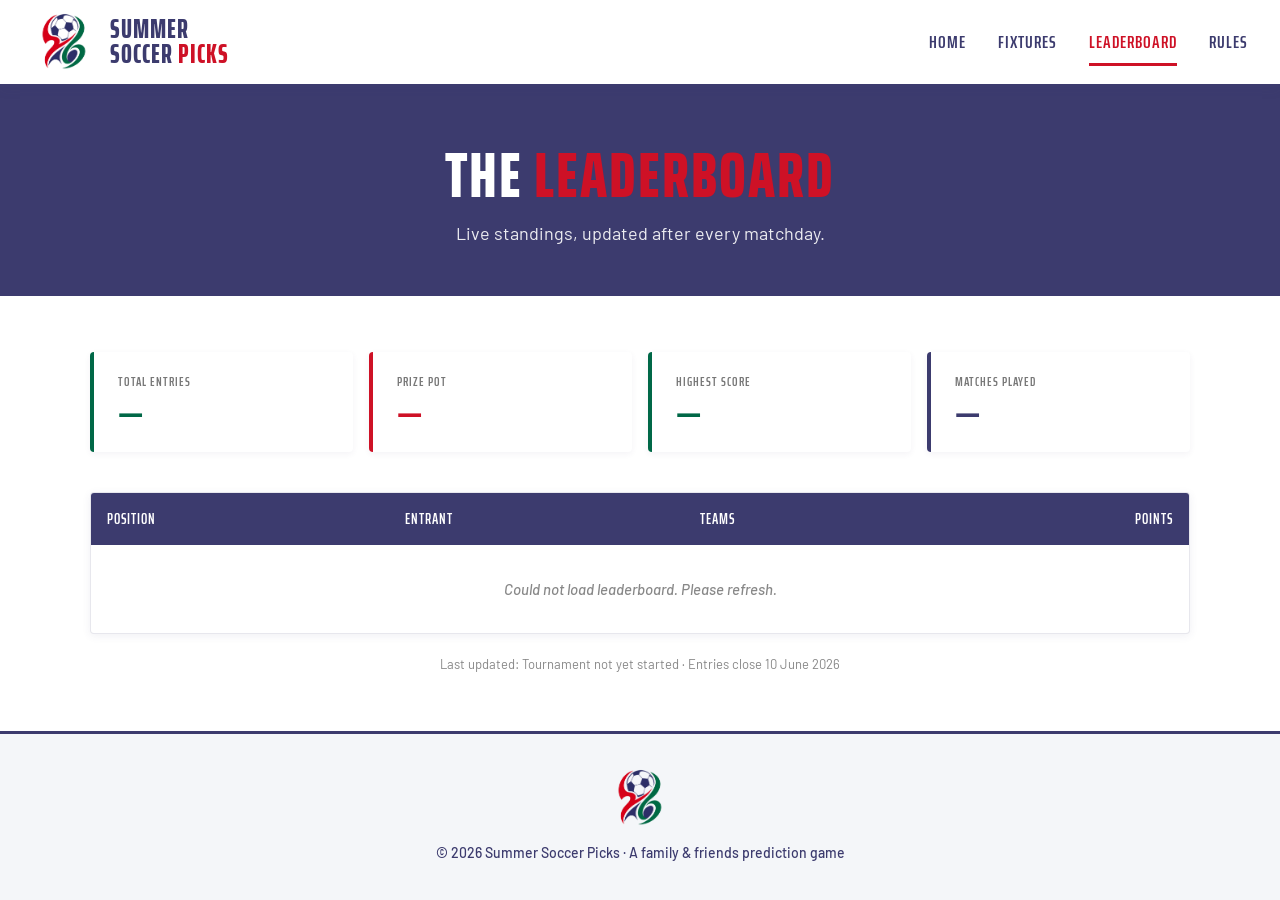
<file: leaderboard.html>
<!DOCTYPE html>
<html lang="en">
<head>
<meta charset="UTF-8">
<meta name="viewport" content="width=device-width, initial-scale=1.0">

<!-- Favicon -->
<link rel="icon" type="image/x-icon" href="favicon.ico">
<link rel="icon" type="image/png" sizes="32x32" href="favicon-32.png">
<link rel="apple-touch-icon" sizes="180x180" href="apple-touch-icon.png">
<link rel="icon" type="image/png" sizes="192x192" href="icon-192.png">

<!-- Open Graph / Social Sharing -->
<meta property="og:title" content="Summer Soccer Picks — World Cup 2026 Prediction Game">
<meta property="og:description" content="The 2026 World Cup prediction game for friends and family. £10 to enter. Pick your teams, climb the table, take the prize.">
<meta property="og:image" content="https://summer-soccer-picks.netlify.app/og-image.jpg">
<meta property="og:url" content="https://summer-soccer-picks.netlify.app/">
<meta property="og:type" content="website">
<meta name="twitter:card" content="summary_large_image">
<meta name="twitter:title" content="Summer Soccer Picks — World Cup 2026">
<meta name="twitter:description" content="Pick your teams, climb the table, take the prize. £10 to enter.">
<meta name="twitter:image" content="https://summer-soccer-picks.netlify.app/og-image.jpg">
<title>Leaderboard — Summer Soccer Picks</title>
<link rel="preconnect" href="https://fonts.googleapis.com">
<link rel="preconnect" href="https://fonts.gstatic.com" crossorigin>
<link href="https://fonts.googleapis.com/css2?family=Saira+Extra+Condensed:wght@600;700;800&family=Barlow:wght@400;500;600&display=swap" rel="stylesheet">
<link rel="stylesheet" href="styles.css">
<style>
  .stats-row {
    display: grid;
    grid-template-columns: repeat(auto-fit, minmax(180px, 1fr));
    gap: 16px;
    margin-bottom: 40px;
    position: relative;
    z-index: 1;
  }

  .stat-card {
    background: var(--white);
    padding: 20px 24px;
    border-radius: 4px;
    border-left: 4px solid var(--blue);
    box-shadow: 0 2px 6px rgba(60, 59, 110, 0.06);
  }

  .stat-card.red { border-left-color: var(--red); }
  .stat-card.green { border-left-color: var(--green); }

  .stat-label {
    font-family: 'Saira Extra Condensed', sans-serif;
    font-weight: 600;
    font-size: 13px;
    text-transform: uppercase;
    letter-spacing: 1px;
    color: #777;
  }

  .stat-value {
    font-family: 'Saira Extra Condensed', sans-serif;
    font-weight: 800;
    font-size: 32px;
    color: var(--blue);
    line-height: 1.1;
    margin-top: 4px;
  }

  .stat-card.red .stat-value { color: var(--red); }
  .stat-card.green .stat-value { color: var(--green); }

  .leaderboard-wrap {
    background: var(--white);
    border-radius: 4px;
    overflow: hidden;
    box-shadow: 0 2px 8px rgba(60, 59, 110, 0.08);
    border: 1px solid var(--border);
    position: relative;
    z-index: 1;
  }

  .leaderboard-wrap table { width: 100%; border-collapse: collapse; }

  .leaderboard-wrap th {
    background: var(--blue);
    color: var(--white);
    font-family: 'Saira Extra Condensed', sans-serif;
    font-weight: 600;
    font-size: 15px;
    text-transform: uppercase;
    letter-spacing: 1px;
    padding: 14px 16px;
    text-align: left;
  }

  .leaderboard-wrap td {
    padding: 14px 16px;
    border-bottom: 1px solid #E5E7EB;
    font-size: 15px;
    font-weight: 500;
  }

  .leaderboard-wrap tbody tr:last-child td { border-bottom: none; }
  .leaderboard-wrap tbody tr:hover { background: rgba(60, 59, 110, 0.03); }
  .leaderboard-wrap tbody tr.rank-1 { background: rgba(206, 17, 38, 0.06); }
  .leaderboard-wrap tbody tr.rank-1:hover { background: rgba(206, 17, 38, 0.1); }
  .leaderboard-wrap tbody tr.rank-2 { background: rgba(60, 59, 110, 0.04); }
  .leaderboard-wrap tbody tr.rank-3 { background: rgba(0, 104, 71, 0.05); }

  .rank-cell {
    font-family: 'Saira Extra Condensed', sans-serif;
    font-weight: 800;
    font-size: 22px;
    color: var(--blue);
    width: 80px;
  }

  .rank-1 .rank-cell { color: var(--red); }
  .rank-2 .rank-cell { color: var(--blue); }
  .rank-3 .rank-cell { color: var(--green); }

  .teams-cell { font-size: 13px; color: #555; line-height: 1.4; }
  .goalscorer-tag {
    display: inline-block;
    background: rgba(0, 104, 71, 0.1);
    color: var(--green);
    padding: 2px 8px;
    border-radius: 3px;
    font-size: 12px;
    font-weight: 600;
    margin-top: 4px;
  }

  .points-cell {
    font-family: 'Barlow', sans-serif;
    font-weight: 600;
    color: var(--blue);
    text-align: right;
    font-size: 18px;
    width: 100px;
  }

  .last-updated {
    text-align: center;
    margin-top: 20px;
    font-size: 13px;
    color: #888;
    position: relative;
    z-index: 1;
  }

  @media (max-width: 700px) {
    .leaderboard-wrap th, .leaderboard-wrap td { padding: 10px 8px; font-size: 13px; }
    .rank-cell { font-size: 18px; width: 40px; }
    .points-cell { font-size: 16px; width: 60px; }
    .teams-cell { font-size: 11px; }
    .stat-value { font-size: 26px; }
  }
</style>
</head>
<body>

<nav>
  <a href="index.html" class="nav-brand">
    <img src="logo.png" alt="Summer Soccer Picks logo">
    <span class="nav-brand-text">Summer<br>Soccer <span class="picks-text">Picks</span></span>
  </a>
  <ul class="nav-links">
    <li><a href="index.html">Home</a></li>
    <li><a href="fixtures.html">Fixtures</a></li>
    <li><a href="leaderboard.html" class="active">Leaderboard</a></li>
    <li><a href="rules.html">Rules</a></li>
  </ul>
</nav>

<header class="page-header">
  <h1>The <span class="accent">Leaderboard</span></h1>
  <p>Live standings, updated after every matchday.</p>
</header>

<section class="section section-white with-watermark">
  <div class="container">

    <div class="stats-row">
      <div class="stat-card green">
        <div class="stat-label">Total Entries</div>
        <div class="stat-value">12</div>
      </div>
      <div class="stat-card red">
        <div class="stat-label">Prize Pot</div>
        <div class="stat-value">£120</div>
      </div>
      <div class="stat-card green">
        <div class="stat-label">Highest Score</div>
        <div class="stat-value">—</div>
      </div>
      <div class="stat-card">
        <div class="stat-label">Matches Played</div>
        <div class="stat-value">0 / 104</div>
      </div>
    </div>

    <div class="leaderboard-wrap">
      <table>
        <thead>
          <tr>
            <th>Position</th>
            <th>Entrant</th>
            <th>Teams</th>
            <th style="text-align:right;">Points</th>
          </tr>
        </thead>
        <tbody>
          <tr class="rank-1">
            <td class="rank-cell">1</td>
            <td>Sarah Jones</td>
            <td class="teams-cell">Brazil, Germany, Croatia, Japan, Senegal, Ghana, South Korea, Tunisia<br><span class="goalscorer-tag">⚽ Mbappé</span></td>
            <td class="points-cell">—</td>
          </tr>
          <tr class="rank-2">
            <td class="rank-cell">2</td>
            <td>Mike Peterson</td>
            <td class="teams-cell">France, Portugal, USA, Norway, Türkiye, Canada, Cabo Verde, Bosnia &amp; Herzegovina<br><span class="goalscorer-tag">⚽ Haaland</span></td>
            <td class="points-cell">—</td>
          </tr>
          <tr class="rank-3">
            <td class="rank-cell">3</td>
            <td>Dave Carter</td>
            <td class="teams-cell">Spain, Argentina, Switzerland, Mexico, Sweden, Egypt, South Africa, Qatar<br><span class="goalscorer-tag">⚽ Messi</span></td>
            <td class="points-cell">—</td>
          </tr>
          <tr>
            <td class="rank-cell">4</td>
            <td>Lisa Thompson</td>
            <td class="teams-cell">England, Netherlands, Belgium, Uruguay, Austria, Czechia, Jordan, Iraq<br><span class="goalscorer-tag">⚽ Kane</span></td>
            <td class="points-cell">—</td>
          </tr>
          <tr>
            <td class="rank-cell">5</td>
            <td>Tom Baker</td>
            <td class="teams-cell">Brazil, Germany, Morocco, Ecuador, Scotland, Algeria, Saudi Arabia, Australia<br><span class="goalscorer-tag">⚽ Yamal</span></td>
            <td class="points-cell">—</td>
          </tr>
          <tr>
            <td class="rank-cell">6</td>
            <td>Emma Wilson</td>
            <td class="teams-cell">France, Argentina, USA, Colombia, Côte d'Ivoire, New Zealand, Haiti, DR Congo<br><span class="goalscorer-tag">⚽ Vinicius Jr</span></td>
            <td class="points-cell">—</td>
          </tr>
          <tr>
            <td class="rank-cell">7</td>
            <td>James Robinson</td>
            <td class="teams-cell">England, Portugal, Croatia, Japan, Senegal, Paraguay, IR Iran, Panama<br><span class="goalscorer-tag">⚽ De Bruyne</span></td>
            <td class="points-cell">—</td>
          </tr>
          <tr>
            <td class="rank-cell">8</td>
            <td>Anna Lewis</td>
            <td class="teams-cell">Spain, Netherlands, USA, Uruguay, Sweden, Egypt, IR Iran, Curaçao<br><span class="goalscorer-tag">⚽ Lewandowski</span></td>
            <td class="points-cell">—</td>
          </tr>
          <tr>
            <td class="rank-cell">9</td>
            <td>Chris Martin</td>
            <td class="teams-cell">England, Germany, Belgium, Norway, Scotland, Ghana, South Africa, South Korea<br><span class="goalscorer-tag">⚽ Foden</span></td>
            <td class="points-cell">—</td>
          </tr>
          <tr>
            <td class="rank-cell">10</td>
            <td>Helen Davies</td>
            <td class="teams-cell">Brazil, Argentina, Morocco, Mexico, Türkiye, Algeria, Jordan, Tunisia<br><span class="goalscorer-tag">⚽ Pedri</span></td>
            <td class="points-cell">—</td>
          </tr>
          <tr>
            <td class="rank-cell">11</td>
            <td>Paul Wright</td>
            <td class="teams-cell">France, Portugal, Switzerland, Ecuador, Austria, Czechia, Cabo Verde, Qatar<br><span class="goalscorer-tag">⚽ Rodrygo</span></td>
            <td class="points-cell">—</td>
          </tr>
          <tr>
            <td class="rank-cell">12</td>
            <td>Kate Edwards</td>
            <td class="teams-cell">Spain, Netherlands, Croatia, Colombia, Senegal, Paraguay, Saudi Arabia, Uzbekistan<br><span class="goalscorer-tag">⚽ Mané</span></td>
            <td class="points-cell">—</td>
          </tr>
        </tbody>
      </table>
    </div>

    <p class="last-updated">Last updated: Tournament not yet started · Entries close 10 June 2026</p>

  </div>
</section>

<footer>
  <div class="footer-content">
    <img src="logo.png" alt="Summer Soccer Picks" class="footer-logo">
    <p>&copy; 2026 Summer Soccer Picks · A family &amp; friends prediction game</p>
  </div>
</footer>

<script>
  const API_URL = 'https://script.google.com/macros/s/AKfycbx59PvDrZEat3nd-LGz3Oq8wRsLDxdtkxiecmA4s1HIXexAfXqKK4iffjiV_LwNdW_TRQ/exec';

  async function loadLeaderboard() {
    const tbody = document.querySelector('.leaderboard-wrap table tbody');
    // Clear placeholders immediately so they don't flash
    tbody.innerHTML = '<tr><td colspan="4" style="text-align:center; padding:32px; color:#888; font-style:italic;">Loading leaderboard...</td></tr>';
    // Also reset stat cards so the old numbers don't show
    const stats = document.querySelectorAll('.stat-value');
    stats[0].textContent = '—';
    stats[1].textContent = '—';
    stats[2].textContent = '—';
    stats[3].textContent = '—';

    try {
      // One combined API call instead of two — halves the cold-start wait
      const res = await fetch(API_URL + '?action=all');
      const data = await res.json();
      if (!data.ok) throw new Error(data.error || 'Leaderboard error');
      renderLeaderboard(data.leaderboard, data.fixtures || []);
    } catch (err) {
      console.error('Failed to load leaderboard:', err);
      tbody.innerHTML = '<tr><td colspan="4" style="text-align:center; padding:32px; color:#888; font-style:italic;">Could not load leaderboard. Please refresh.</td></tr>';
    }
  }

  function renderLeaderboard(entries, fixtures) {
    const tbody = document.querySelector('.leaderboard-wrap table tbody');
    const stats = document.querySelectorAll('.stat-value');

    // Count matches played
    const matchesPlayed = fixtures.filter(f => f.homeScore !== null && f.awayScore !== null).length;

    if (!entries || entries.length === 0) {
      tbody.innerHTML = '<tr><td colspan="4" style="text-align:center; padding:32px; color:#888; font-style:italic;">No entries yet — be the first!</td></tr>';
      stats[0].textContent = '0';
      stats[1].textContent = '£0';
      stats[2].textContent = '—';
      stats[3].textContent = matchesPlayed + ' / 104';
      return;
    }

    // Build table rows
    const rows = entries.map((e, i) => {
      const rank = i + 1;
      const rankClass = rank <= 3 ? `rank-${rank}` : '';
      return `
        <tr class="${rankClass}">
          <td class="rank-cell">${rank}</td>
          <td>${escapeHtml(e.entrant)}</td>
          <td class="teams-cell">${escapeHtml(e.teams)}<br><span class="goalscorer-tag">⚽ ${escapeHtml(e.goldenBoot)}</span></td>
          <td class="points-cell">${e.points || 0}</td>
        </tr>
      `;
    }).join('');
    tbody.innerHTML = rows;

    // Update stat cards
    stats[0].textContent = entries.length;
    stats[1].textContent = '£' + (entries.length * 10);
    stats[2].textContent = entries[0]?.points || '—';
    stats[3].textContent = matchesPlayed + ' / 104';

    // Update last-updated text
    const lastUpdated = document.querySelector('.last-updated');
    if (lastUpdated) {
      lastUpdated.textContent = 'Last updated: ' + new Date().toLocaleString('en-GB', { dateStyle: 'medium', timeStyle: 'short' });
    }
  }

  function escapeHtml(s) {
    if (s == null) return '';
    return String(s).replace(/&/g, '&amp;').replace(/</g, '&lt;').replace(/>/g, '&gt;').replace(/"/g, '&quot;');
  }

  loadLeaderboard();
</script>

</body>
</html>
</file>
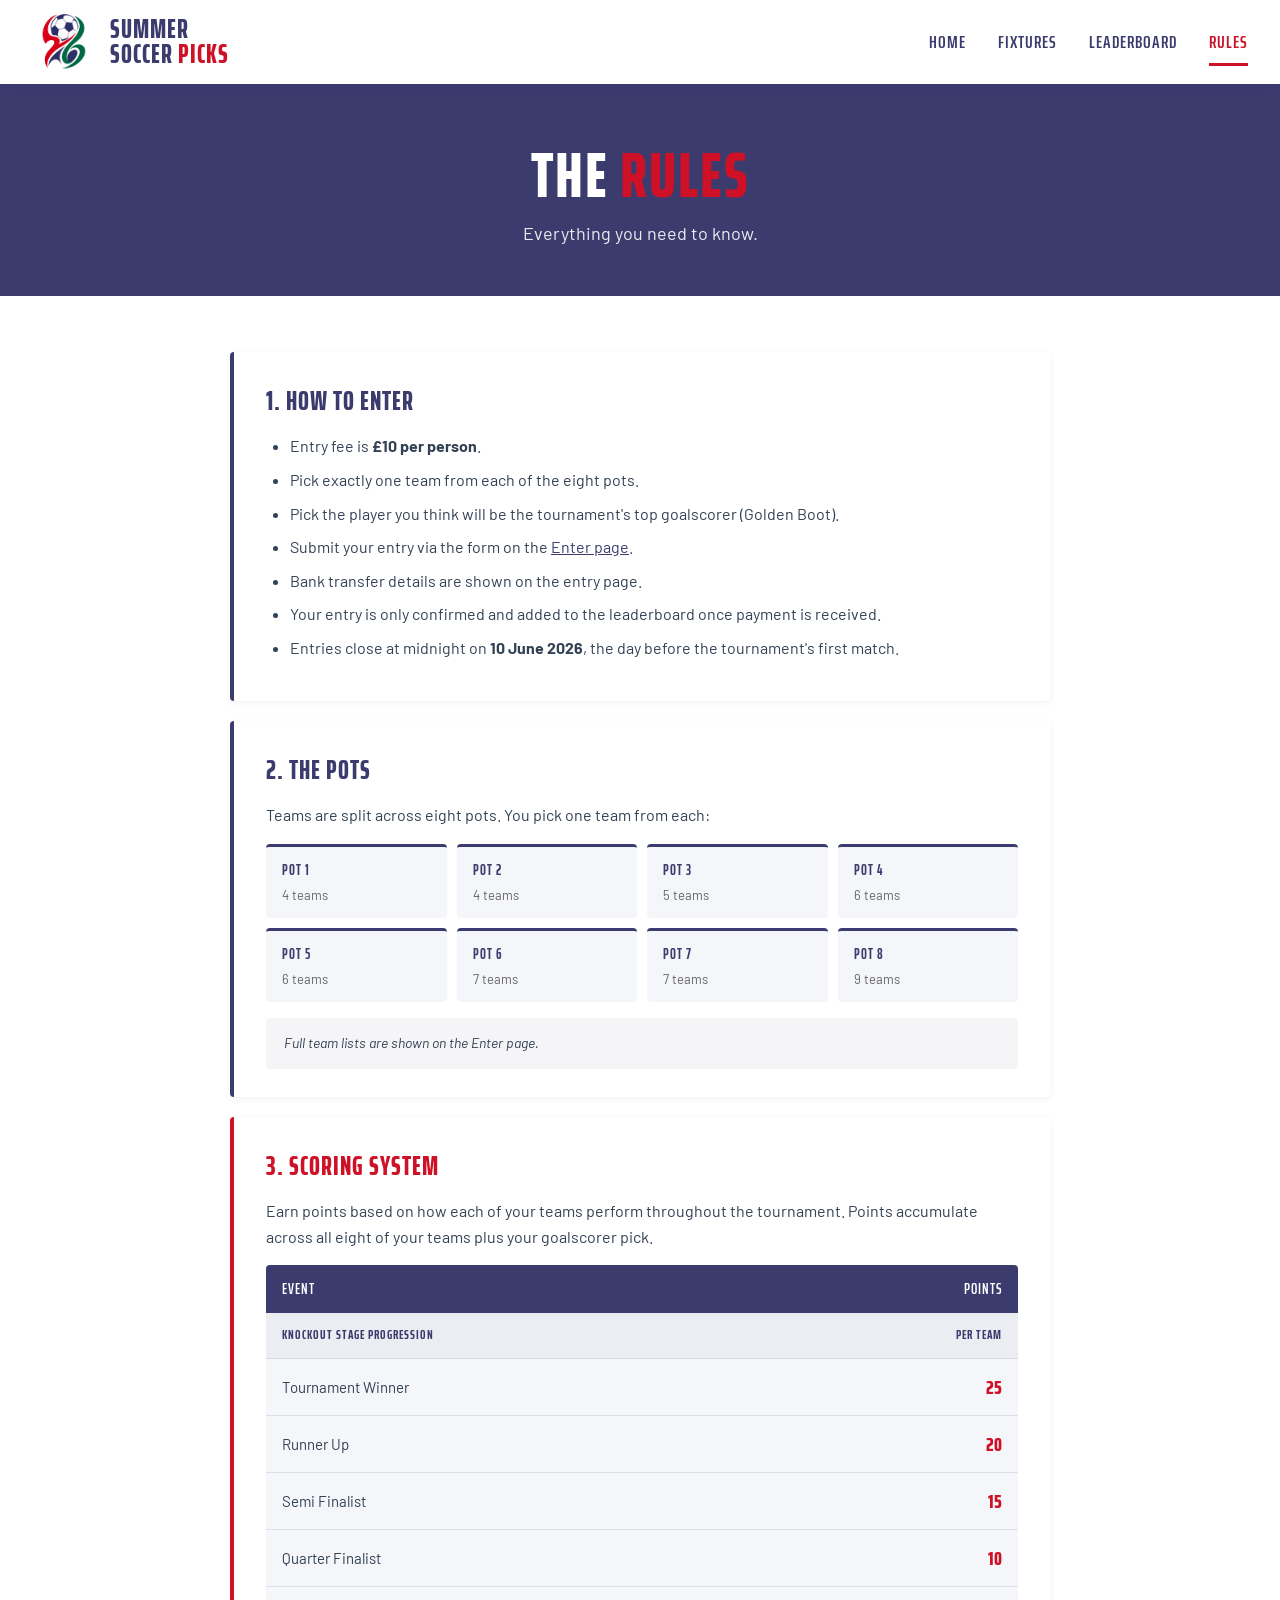
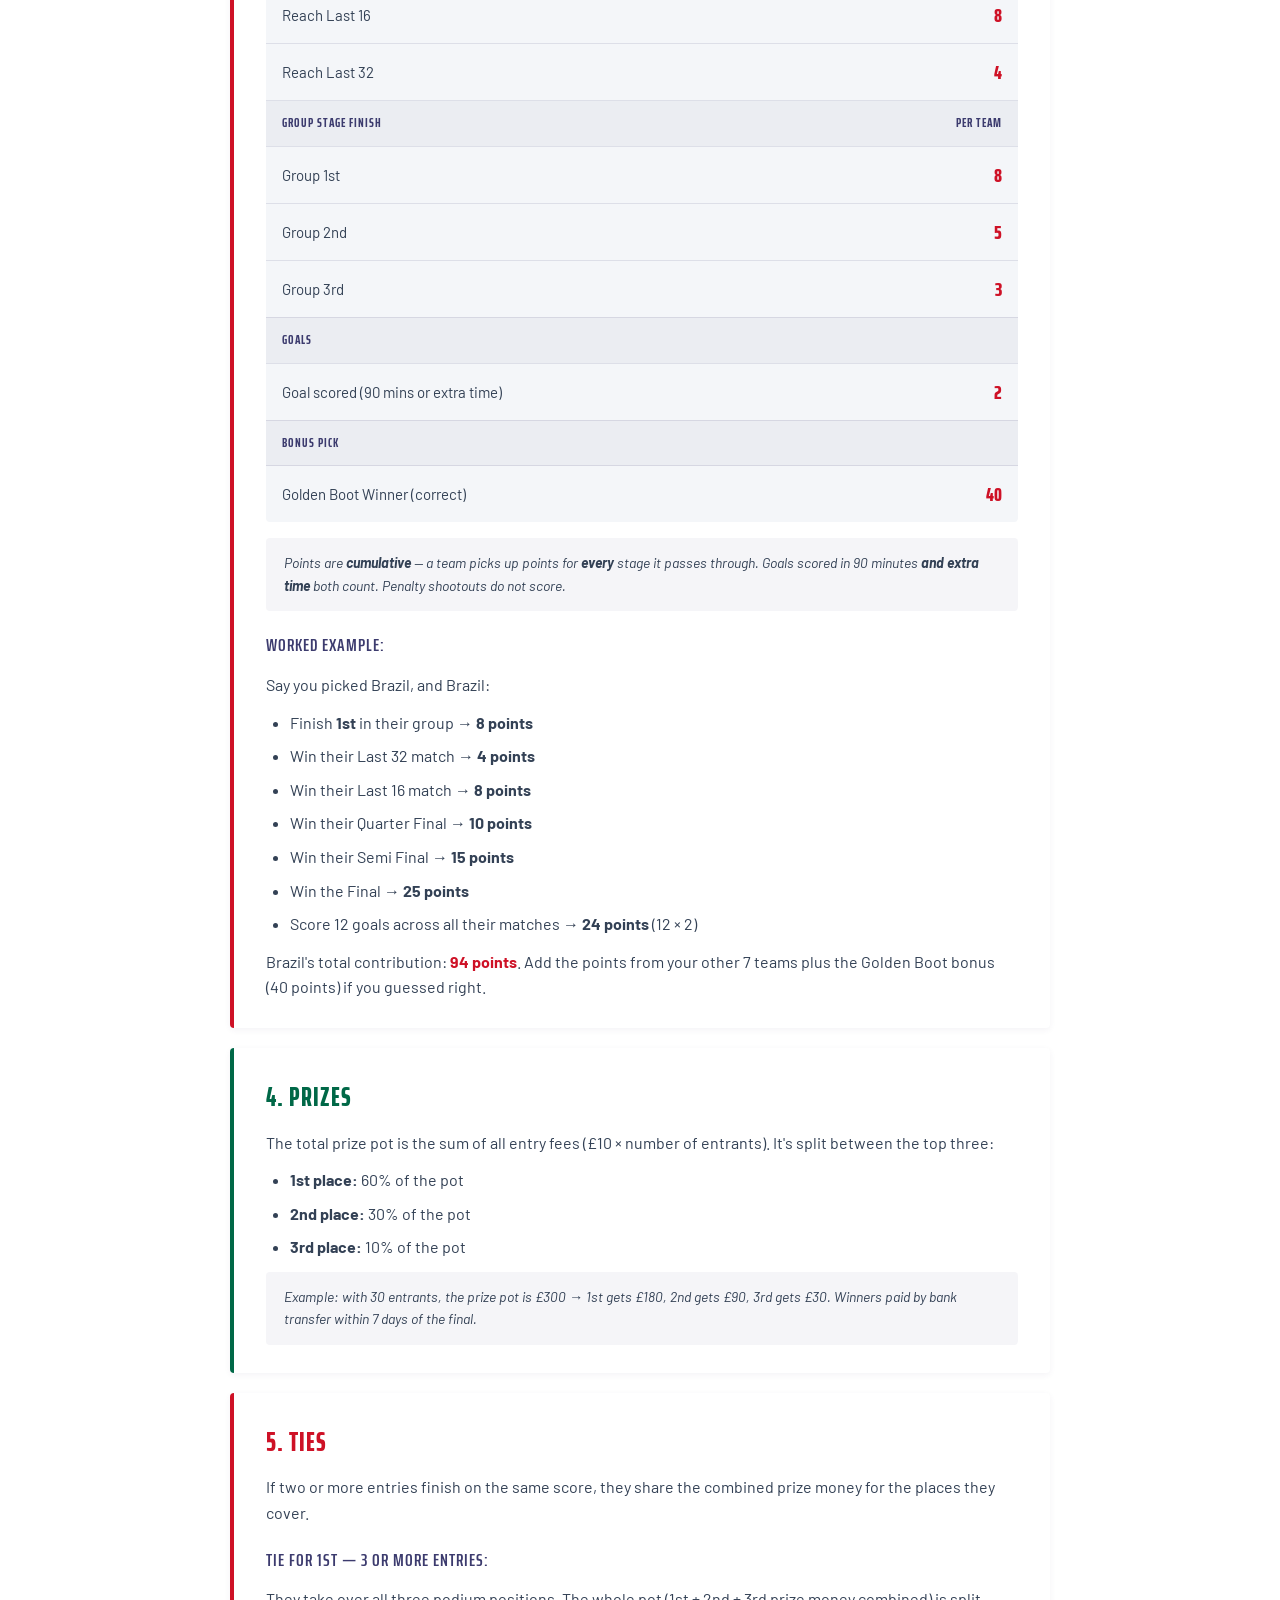
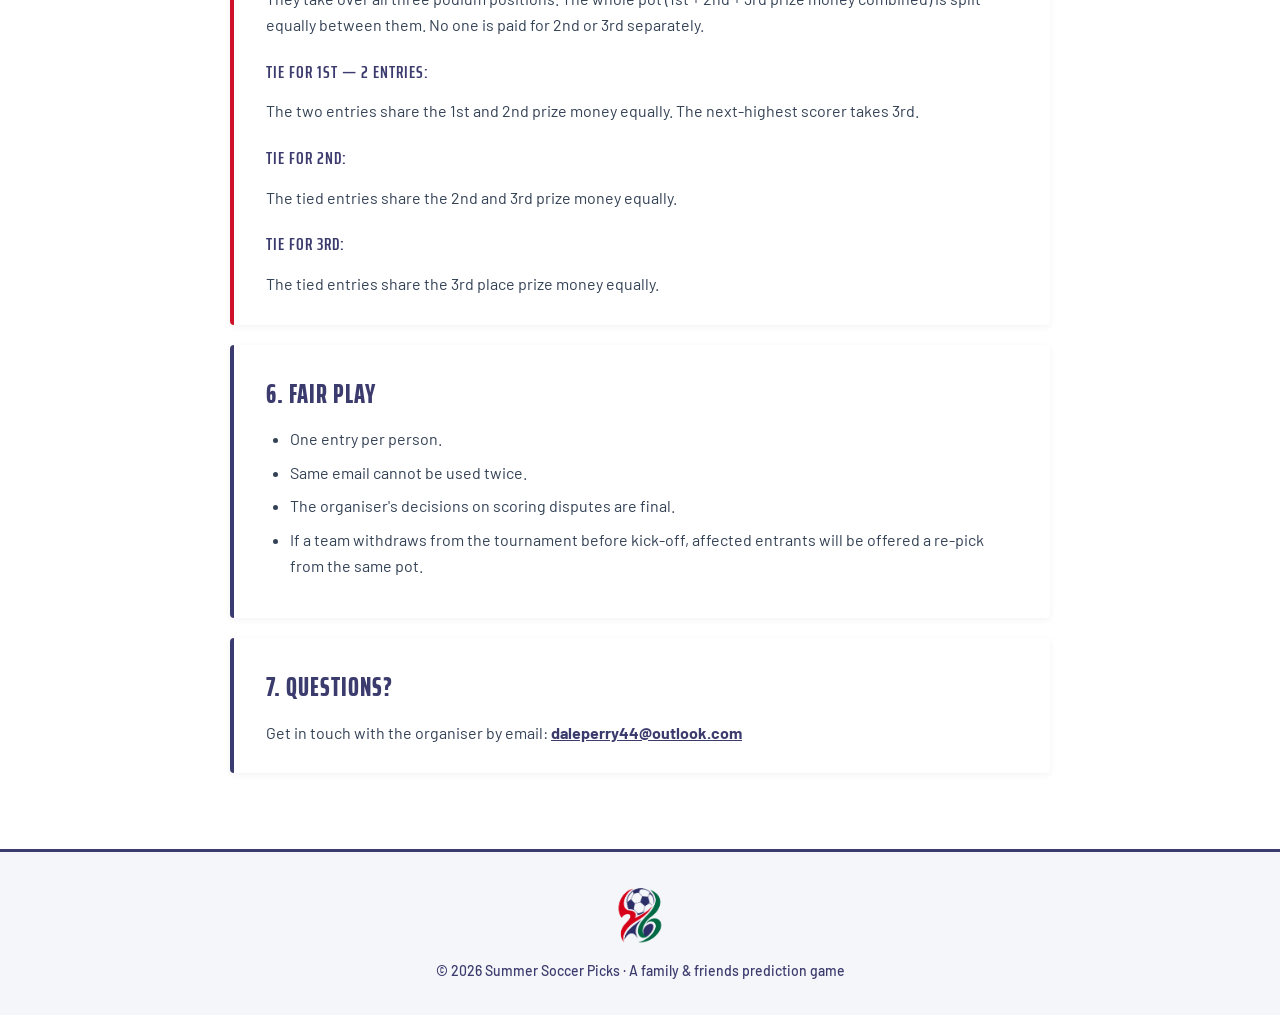
<file: rules.html>
<!DOCTYPE html>
<html lang="en">
<head>
<meta charset="UTF-8">
<meta name="viewport" content="width=device-width, initial-scale=1.0">

<!-- Favicon -->
<link rel="icon" type="image/x-icon" href="favicon.ico">
<link rel="icon" type="image/png" sizes="32x32" href="favicon-32.png">
<link rel="apple-touch-icon" sizes="180x180" href="apple-touch-icon.png">
<link rel="icon" type="image/png" sizes="192x192" href="icon-192.png">

<!-- Open Graph / Social Sharing -->
<meta property="og:title" content="Summer Soccer Picks — World Cup 2026 Prediction Game">
<meta property="og:description" content="The 2026 World Cup prediction game for friends and family. £10 to enter. Pick your teams, climb the table, take the prize.">
<meta property="og:image" content="https://summer-soccer-picks.netlify.app/og-image.jpg">
<meta property="og:url" content="https://summer-soccer-picks.netlify.app/">
<meta property="og:type" content="website">
<meta name="twitter:card" content="summary_large_image">
<meta name="twitter:title" content="Summer Soccer Picks — World Cup 2026">
<meta name="twitter:description" content="Pick your teams, climb the table, take the prize. £10 to enter.">
<meta name="twitter:image" content="https://summer-soccer-picks.netlify.app/og-image.jpg">
<title>Rules — Summer Soccer Picks</title>
<link rel="preconnect" href="https://fonts.googleapis.com">
<link rel="preconnect" href="https://fonts.gstatic.com" crossorigin>
<link href="https://fonts.googleapis.com/css2?family=Saira+Extra+Condensed:wght@600;700;800&family=Barlow:wght@400;500;600&display=swap" rel="stylesheet">
<link rel="stylesheet" href="styles.css">
<style>
  .rules-wrap { max-width: 820px; margin: 0 auto; position: relative; z-index: 1; }

  .rule-card {
    background: var(--white);
    border-radius: 4px;
    padding: 28px 32px;
    margin-bottom: 20px;
    box-shadow: 0 2px 6px rgba(60, 59, 110, 0.06);
    border-left: 4px solid var(--blue);
  }

  .rule-card.accent { border-left-color: var(--red); }
  .rule-card.success { border-left-color: var(--green); }

  .rule-card h2 {
    font-family: 'Saira Extra Condensed', sans-serif;
    font-weight: 800;
    font-size: 26px;
    color: var(--blue);
    text-transform: uppercase;
    letter-spacing: 1px;
    margin-bottom: 12px;
  }

  .rule-card.accent h2 { color: var(--red); }
  .rule-card.success h2 { color: var(--green); }

  .rule-card p { margin-bottom: 12px; font-size: 16px; }
  .rule-card p:last-child { margin-bottom: 0; }
  .rule-card ul, .rule-card ol { margin: 12px 0 12px 24px; }
  .rule-card li { margin-bottom: 8px; font-size: 16px; }

  .scoring-table {
    width: 100%;
    border-collapse: collapse;
    margin: 16px 0;
    background: var(--canvas);
    border-radius: 4px;
    overflow: hidden;
  }

  .scoring-table th {
    background: var(--blue);
    color: var(--white);
    font-family: 'Saira Extra Condensed', sans-serif;
    font-weight: 600;
    font-size: 15px;
    text-transform: uppercase;
    letter-spacing: 1px;
    padding: 12px 16px;
    text-align: left;
  }

  .scoring-table th:last-child { text-align: right; }

  .scoring-table td {
    padding: 12px 16px;
    border-bottom: 1px solid var(--border);
    font-size: 15px;
  }

  .scoring-table td:last-child {
    font-family: 'Saira Extra Condensed', sans-serif;
    font-weight: 800;
    color: var(--red);
    font-size: 20px;
    text-align: right;
  }

  .scoring-table tbody tr:last-child td { border-bottom: none; }
  .scoring-table tbody tr.section-header td {
    background: rgba(60, 59, 110, 0.05);
    font-family: 'Saira Extra Condensed', sans-serif;
    font-weight: 700;
    text-transform: uppercase;
    letter-spacing: 1px;
    font-size: 13px;
    color: var(--blue);
  }
  .scoring-table tbody tr.section-header td:last-child {
    background: rgba(60, 59, 110, 0.05);
    color: var(--blue);
    font-size: 13px;
  }

  .note {
    background: rgba(60, 59, 110, 0.05);
    padding: 14px 18px;
    border-radius: 4px;
    font-size: 14px;
    font-style: italic;
    margin-top: 12px;
  }

  .pot-list {
    display: grid;
    grid-template-columns: repeat(auto-fit, minmax(180px, 1fr));
    gap: 10px;
    margin: 16px 0;
  }

  .pot-item {
    background: var(--canvas);
    padding: 12px 16px;
    border-radius: 4px;
    border-top: 3px solid var(--blue);
  }

  .pot-item .pot-name {
    font-family: 'Saira Extra Condensed', sans-serif;
    font-weight: 700;
    font-size: 14px;
    color: var(--blue);
    text-transform: uppercase;
    letter-spacing: 1px;
  }

  .pot-item .pot-desc { font-size: 13px; margin-top: 4px; color: #666; }
</style>
</head>
<body>

<nav>
  <a href="index.html" class="nav-brand">
    <img src="logo.png" alt="Summer Soccer Picks logo">
    <span class="nav-brand-text">Summer<br>Soccer <span class="picks-text">Picks</span></span>
  </a>
  <ul class="nav-links">
    <li><a href="index.html">Home</a></li>
    <li><a href="fixtures.html">Fixtures</a></li>
    <li><a href="leaderboard.html">Leaderboard</a></li>
    <li><a href="rules.html" class="active">Rules</a></li>
  </ul>
</nav>

<header class="page-header">
  <h1>The <span class="accent">Rules</span></h1>
  <p>Everything you need to know.</p>
</header>

<section class="section section-white with-watermark">
  <div class="rules-wrap">

    <div class="rule-card">
      <h2>1. How To Enter</h2>
      <ul>
        <li>Entry fee is <strong>£10 per person</strong>.</li>
        <li>Pick exactly one team from each of the eight pots.</li>
        <li>Pick the player you think will be the tournament's top goalscorer (Golden Boot).</li>
        <li>Submit your entry via the form on the <a href="enter.html">Enter page</a>.</li>
        <li>Bank transfer details are shown on the entry page.</li>
        <li>Your entry is only confirmed and added to the leaderboard once payment is received.</li>
        <li>Entries close at midnight on <strong>10 June 2026</strong>, the day before the tournament's first match.</li>
      </ul>
    </div>

    <div class="rule-card">
      <h2>2. The Pots</h2>
      <p>Teams are split across eight pots. You pick one team from each:</p>
      <div class="pot-list">
        <div class="pot-item"><div class="pot-name">Pot 1</div><div class="pot-desc">4 teams</div></div>
        <div class="pot-item"><div class="pot-name">Pot 2</div><div class="pot-desc">4 teams</div></div>
        <div class="pot-item"><div class="pot-name">Pot 3</div><div class="pot-desc">5 teams</div></div>
        <div class="pot-item"><div class="pot-name">Pot 4</div><div class="pot-desc">6 teams</div></div>
        <div class="pot-item"><div class="pot-name">Pot 5</div><div class="pot-desc">6 teams</div></div>
        <div class="pot-item"><div class="pot-name">Pot 6</div><div class="pot-desc">7 teams</div></div>
        <div class="pot-item"><div class="pot-name">Pot 7</div><div class="pot-desc">7 teams</div></div>
        <div class="pot-item"><div class="pot-name">Pot 8</div><div class="pot-desc">9 teams</div></div>
      </div>
      <div class="note">Full team lists are shown on the Enter page.</div>
    </div>

    <div class="rule-card accent">
      <h2>3. Scoring System</h2>
      <p>Earn points based on how each of your teams perform throughout the tournament. Points accumulate across all eight of your teams plus your goalscorer pick.</p>

      <table class="scoring-table">
        <thead>
          <tr><th>Event</th><th>Points</th></tr>
        </thead>
        <tbody>
          <tr class="section-header"><td>Knockout stage progression</td><td>per team</td></tr>
          <tr><td>Tournament Winner</td><td>25</td></tr>
          <tr><td>Runner Up</td><td>20</td></tr>
          <tr><td>Semi Finalist</td><td>15</td></tr>
          <tr><td>Quarter Finalist</td><td>10</td></tr>
          <tr><td>Reach Last 16</td><td>8</td></tr>
          <tr><td>Reach Last 32</td><td>4</td></tr>

          <tr class="section-header"><td>Group stage finish</td><td>per team</td></tr>
          <tr><td>Group 1st</td><td>8</td></tr>
          <tr><td>Group 2nd</td><td>5</td></tr>
          <tr><td>Group 3rd</td><td>3</td></tr>

          <tr class="section-header"><td>Goals</td><td></td></tr>
          <tr><td>Goal scored (90 mins or extra time)</td><td>2</td></tr>

          <tr class="section-header"><td>Bonus pick</td><td></td></tr>
          <tr><td>Golden Boot Winner (correct)</td><td>40</td></tr>
        </tbody>
      </table>

      <div class="note">Points are <strong>cumulative</strong> — a team picks up points for <strong>every</strong> stage it passes through. Goals scored in 90 minutes <strong>and extra time</strong> both count. Penalty shootouts do not score.</div>

      <p style="margin-top: 20px; font-weight: 600; color: var(--blue); font-family: 'Saira Extra Condensed', sans-serif; font-size: 18px; text-transform: uppercase; letter-spacing: 1px;">Worked example:</p>
      <p>Say you picked Brazil, and Brazil:</p>
      <ul>
        <li>Finish <strong>1st</strong> in their group → <strong>8 points</strong></li>
        <li>Win their Last 32 match → <strong>4 points</strong></li>
        <li>Win their Last 16 match → <strong>8 points</strong></li>
        <li>Win their Quarter Final → <strong>10 points</strong></li>
        <li>Win their Semi Final → <strong>15 points</strong></li>
        <li>Win the Final → <strong>25 points</strong></li>
        <li>Score 12 goals across all their matches → <strong>24 points</strong> (12 × 2)</li>
      </ul>
      <p>Brazil's total contribution: <strong style="color: var(--red);">94 points</strong>. Add the points from your other 7 teams plus the Golden Boot bonus (40 points) if you guessed right.</p>
    </div>

    <div class="rule-card success">
      <h2>4. Prizes</h2>
      <p>The total prize pot is the sum of all entry fees (£10 × number of entrants). It's split between the top three:</p>
      <ul>
        <li><strong>1st place:</strong> 60% of the pot</li>
        <li><strong>2nd place:</strong> 30% of the pot</li>
        <li><strong>3rd place:</strong> 10% of the pot</li>
      </ul>
      <div class="note">Example: with 30 entrants, the prize pot is £300 → 1st gets £180, 2nd gets £90, 3rd gets £30. Winners paid by bank transfer within 7 days of the final.</div>
    </div>

    <div class="rule-card accent">
      <h2>5. Ties</h2>
      <p>If two or more entries finish on the same score, they share the combined prize money for the places they cover.</p>

      <p style="margin-top: 20px; font-weight: 600; color: var(--blue); font-family: 'Saira Extra Condensed', sans-serif; font-size: 18px; text-transform: uppercase; letter-spacing: 1px;">Tie for 1st &mdash; 3 or more entries:</p>
      <p>They take over all three podium positions. The whole pot (1st + 2nd + 3rd prize money combined) is split equally between them. No one is paid for 2nd or 3rd separately.</p>

      <p style="margin-top: 20px; font-weight: 600; color: var(--blue); font-family: 'Saira Extra Condensed', sans-serif; font-size: 18px; text-transform: uppercase; letter-spacing: 1px;">Tie for 1st &mdash; 2 entries:</p>
      <p>The two entries share the 1st and 2nd prize money equally. The next-highest scorer takes 3rd.</p>

      <p style="margin-top: 20px; font-weight: 600; color: var(--blue); font-family: 'Saira Extra Condensed', sans-serif; font-size: 18px; text-transform: uppercase; letter-spacing: 1px;">Tie for 2nd:</p>
      <p>The tied entries share the 2nd and 3rd prize money equally.</p>

      <p style="margin-top: 20px; font-weight: 600; color: var(--blue); font-family: 'Saira Extra Condensed', sans-serif; font-size: 18px; text-transform: uppercase; letter-spacing: 1px;">Tie for 3rd:</p>
      <p>The tied entries share the 3rd place prize money equally.</p>
    </div>

    <div class="rule-card">
      <h2>6. Fair Play</h2>
      <ul>
        <li>One entry per person.</li>
        <li>Same email cannot be used twice.</li>
        <li>The organiser's decisions on scoring disputes are final.</li>
        <li>If a team withdraws from the tournament before kick-off, affected entrants will be offered a re-pick from the same pot.</li>
      </ul>
    </div>

    <div class="rule-card">
      <h2>7. Questions?</h2>
      <p>Get in touch with the organiser by email: <a href="mailto:daleperry44@outlook.com"><strong>daleperry44@outlook.com</strong></a></p>
    </div>

  </div>
</section>

<footer>
  <div class="footer-content">
    <img src="logo.png" alt="Summer Soccer Picks" class="footer-logo">
    <p>&copy; 2026 Summer Soccer Picks · A family &amp; friends prediction game</p>
  </div>
</footer>

</body>
</html>
</file>
<file: styles.css>
/* ===== SUMMER SOCCER PICKS - SHARED STYLES ===== */
:root {
  --blue: #3C3B6E;
  --red: #CE1126;
  --green: #006847;
  --canvas: #F4F6F9;
  --data-grey: #334155;
  --white: #FFFFFF;
  --border: rgba(60, 59, 110, 0.12);
}

* { margin: 0; padding: 0; box-sizing: border-box; }

body {
  font-family: 'Barlow', sans-serif;
  background: var(--canvas);
  color: var(--data-grey);
  line-height: 1.6;
}

a { color: var(--blue); }

/* ===== NAV - WHITE HEADER ===== */
nav {
  background: var(--white);
  padding: 10px 32px;
  display: flex;
  justify-content: space-between;
  align-items: center;
  position: sticky;
  top: 0;
  z-index: 100;
  box-shadow: 0 2px 12px rgba(60, 59, 110, 0.08);
  border-bottom: 3px solid var(--blue);
}

.nav-brand {
  display: flex;
  align-items: center;
  gap: 14px;
  text-decoration: none;
}

.nav-brand img {
  height: 64px;
  width: auto;
  display: block;
}

.nav-brand-text {
  font-family: 'Saira Extra Condensed', sans-serif;
  font-weight: 800;
  font-size: 26px;
  letter-spacing: 1px;
  text-transform: uppercase;
  line-height: 0.95;
  color: var(--blue);
}

.nav-brand-text .picks-text { color: var(--red); }

.nav-links {
  display: flex;
  gap: 32px;
  list-style: none;
}

.nav-links a {
  color: var(--blue);
  text-decoration: none;
  font-family: 'Saira Extra Condensed', sans-serif;
  font-weight: 600;
  font-size: 18px;
  text-transform: uppercase;
  letter-spacing: 1px;
  transition: color 0.2s;
  position: relative;
  padding-bottom: 6px;
}

.nav-links a:hover { color: var(--red); }
.nav-links a.active { color: var(--red); }

.nav-links a.active::after {
  content: '';
  position: absolute;
  bottom: -4px;
  left: 0;
  right: 0;
  height: 3px;
  background: var(--red);
}

/* ===== BUTTONS ===== */
.btn {
  font-family: 'Saira Extra Condensed', sans-serif;
  font-weight: 700;
  font-size: 18px;
  text-transform: uppercase;
  letter-spacing: 1.5px;
  padding: 14px 32px;
  border: none;
  border-radius: 4px;
  cursor: pointer;
  transition: transform 0.15s, box-shadow 0.15s;
  text-decoration: none;
  display: inline-block;
  text-align: center;
}

.btn-primary { background: var(--red); color: var(--white); }
.btn-primary:hover {
  transform: translateY(-2px);
  box-shadow: 0 6px 20px rgba(206, 17, 38, 0.4);
}

.btn-primary:disabled {
  background: #999;
  cursor: not-allowed;
  transform: none;
  box-shadow: none;
}

.btn-secondary {
  background: transparent;
  color: var(--white);
  border: 2px solid var(--white);
}
.btn-secondary:hover { background: var(--white); color: var(--blue); }

.btn-outline {
  background: transparent;
  color: var(--blue);
  border: 2px solid var(--blue);
}
.btn-outline:hover { background: var(--blue); color: var(--white); }

/* ===== LAYOUT ===== */
.container { max-width: 1100px; margin: 0 auto; }

.page-header {
  background: var(--blue);
  color: var(--white);
  padding: 56px 32px 48px;
  text-align: center;
}

.page-header h1 {
  font-family: 'Saira Extra Condensed', sans-serif;
  font-weight: 800;
  font-size: clamp(40px, 6vw, 64px);
  text-transform: uppercase;
  letter-spacing: 2px;
  line-height: 1;
}

.page-header .accent { color: var(--red); }

.page-header p {
  margin-top: 12px;
  font-size: 18px;
  opacity: 0.9;
}

.section { padding: 56px 32px; position: relative; overflow: hidden; }
.section-white { background: var(--white); }
.section-canvas { background: var(--canvas); }

/* Watermark on white sections (no longer used - keep CSS for backward compatibility) */
.section-white.with-watermark::before {
  display: none;
}

.section-title {
  font-family: 'Saira Extra Condensed', sans-serif;
  font-weight: 800;
  font-size: 38px;
  color: var(--blue);
  text-transform: uppercase;
  letter-spacing: 1px;
  text-align: center;
  margin-bottom: 40px;
}

.section-title::after {
  content: '';
  display: block;
  width: 60px;
  height: 4px;
  background: var(--green);
  margin: 12px auto 0;
}

/* ===== FOOTER (off-white) ===== */
footer {
  background: var(--canvas);
  color: var(--blue);
  text-align: center;
  padding: 32px;
  font-family: 'Barlow', sans-serif;
  font-size: 14px;
  border-top: 3px solid var(--blue);
}

.footer-content {
  display: flex;
  flex-direction: column;
  align-items: center;
  gap: 12px;
}

.footer-logo {
  height: 64px;
  width: auto;
}

footer a { color: var(--blue); }
footer p { color: var(--blue); font-weight: 500; }

/* ===== RESPONSIVE ===== */
@media (max-width: 700px) {
  nav { padding: 8px 16px; flex-wrap: wrap; gap: 8px; }
  .nav-brand img { height: 48px; }
  .nav-brand-text { font-size: 20px; }
  .nav-links { gap: 14px; width: 100%; justify-content: center; }
  .nav-links a { font-size: 14px; }
  .section { padding: 40px 16px; }
  .section-title { font-size: 30px; }
  .page-header { padding: 40px 16px 36px; }
}
</file>
